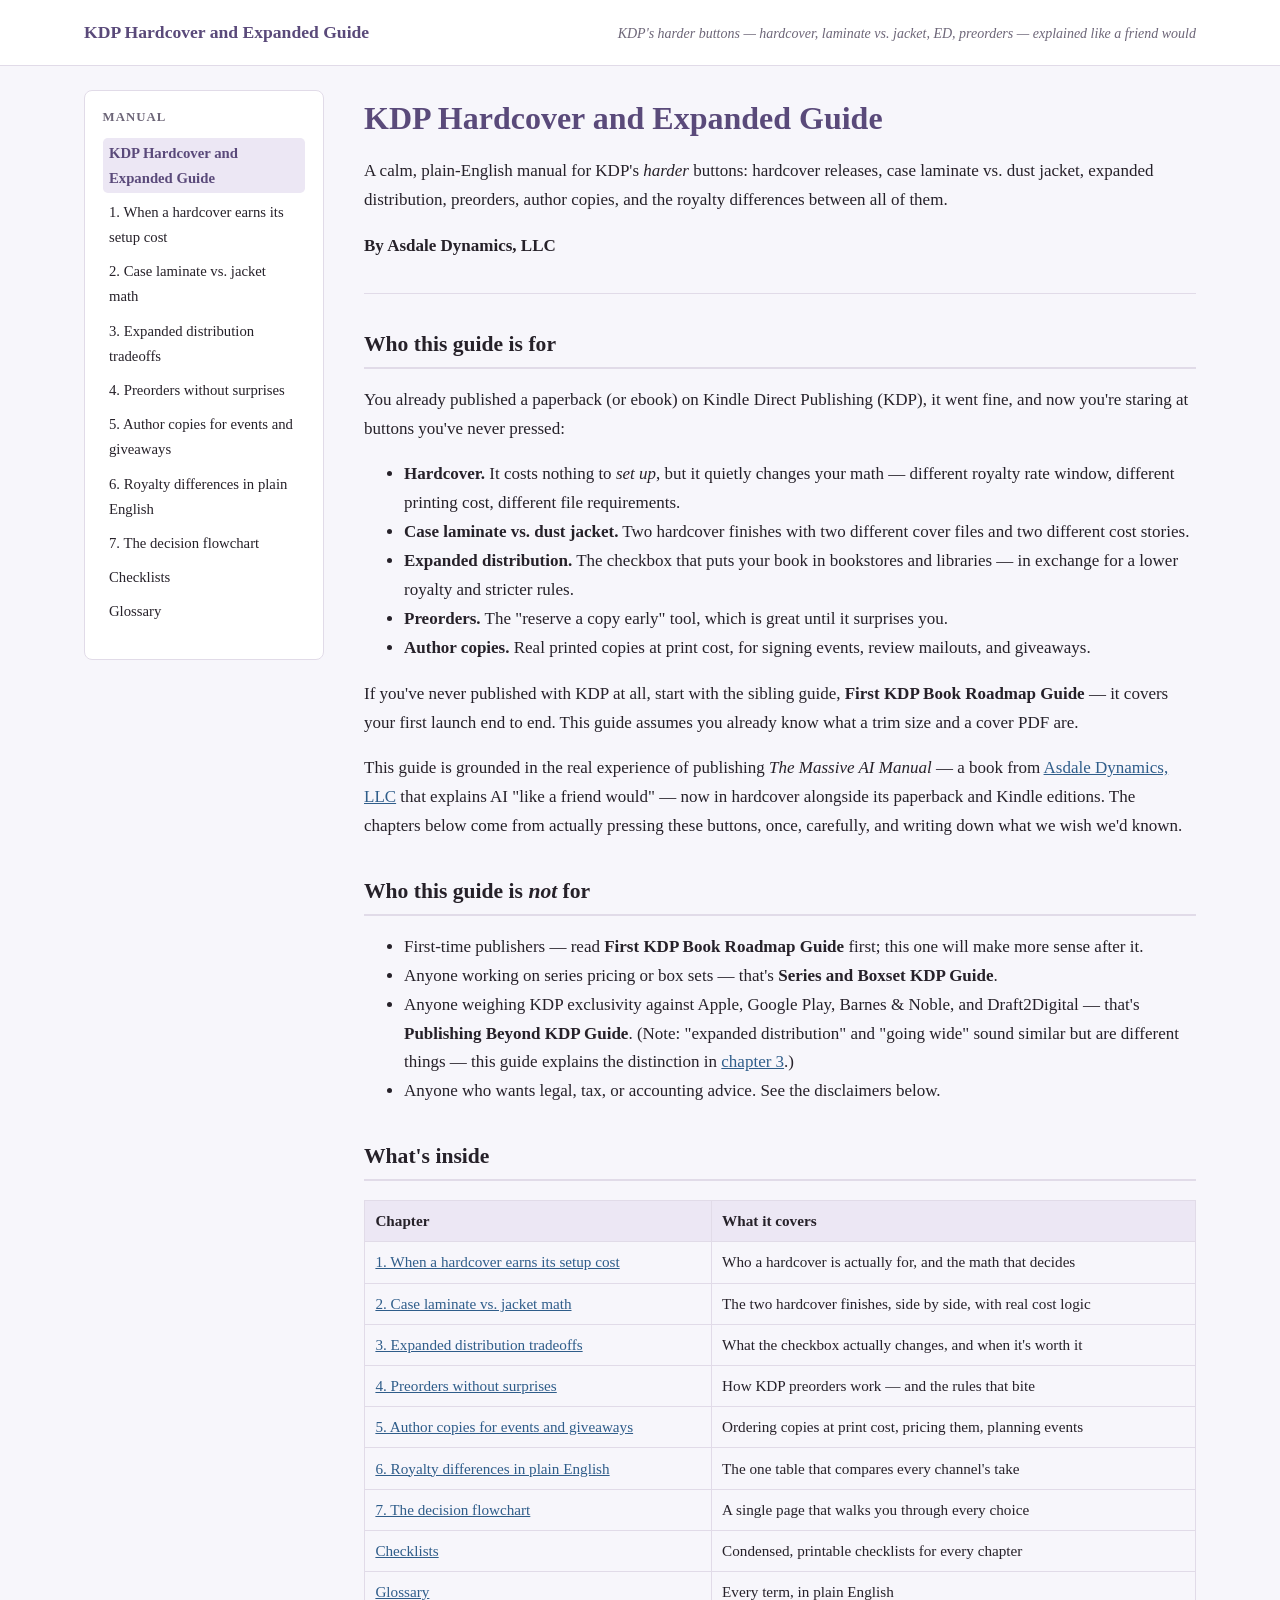
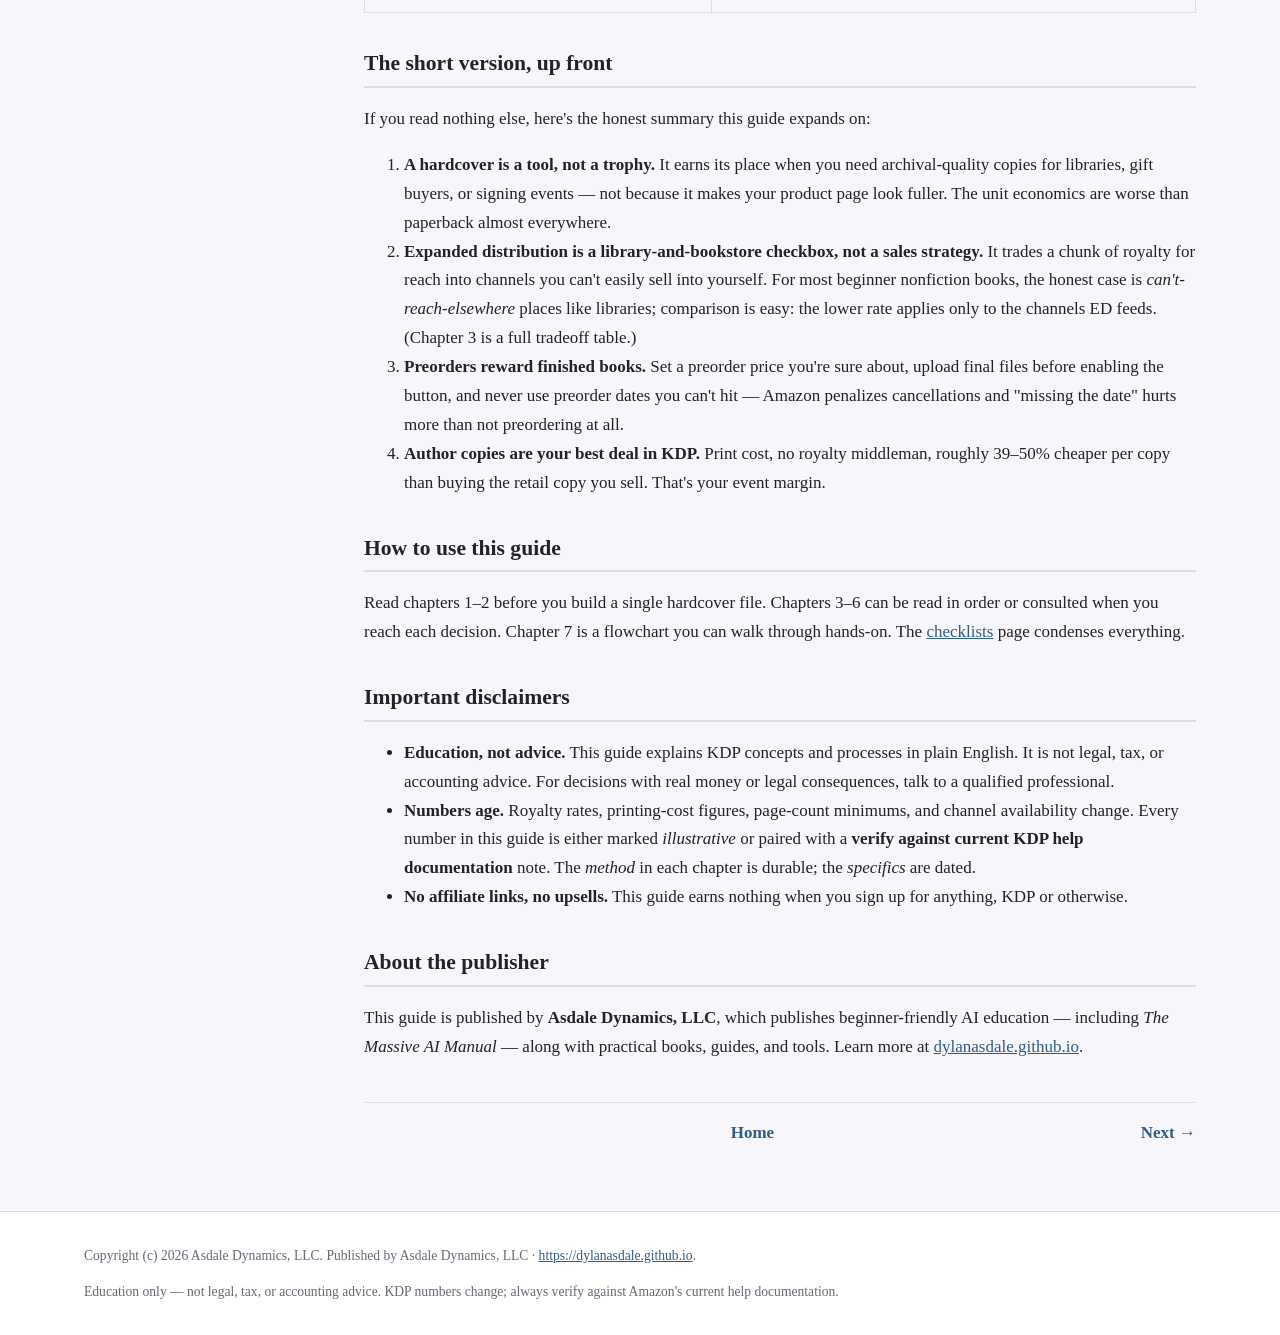
<file: site/index.html>
<!DOCTYPE html>
<html lang="en">
<head>
<meta charset="utf-8">
<meta name="viewport" content="width=device-width, initial-scale=1">
<title>KDP Hardcover and Expanded Guide &middot; KDP Hardcover and Expanded Guide</title>
<meta name="description" content="Beginner-friendly guide to KDP hardcovers, case laminate vs. jacket, expanded distribution, preorders, author copies, and royalty differences. Education only &mdash; not legal, tax, or accounting advice. KDP numbers change; always verify against Amazon's current help documentation.">
<link rel="stylesheet" href="assets/style.css">
</head>
<body>
<header class="site">
  <div class="inner">
    <a class="brand" href="index.html">KDP Hardcover and Expanded Guide</a>
    <span class="tagline">KDP's harder buttons — hardcover, laminate vs. jacket, ED, preorders — explained like a friend would</span>
  </div>
</header>
<div class="layout">
<nav class="sidebar" aria-label="Pages">
<h2>Manual</h2>
<ul>
<li><a href='index.html' aria-current="page">KDP Hardcover and Expanded Guide</a></li>
<li><a href='01-when-a-hardcover-earns-its-setup-cost.html'>1. When a hardcover earns its setup cost</a></li>
<li><a href='02-case-laminate-vs-jacket-math.html'>2. Case laminate vs. jacket math</a></li>
<li><a href='03-expanded-distribution-tradeoffs.html'>3. Expanded distribution tradeoffs</a></li>
<li><a href='04-preorders-without-surprises.html'>4. Preorders without surprises</a></li>
<li><a href='05-author-copies-events-giveaways.html'>5. Author copies for events and giveaways</a></li>
<li><a href='06-royalty-differences-plain-english.html'>6. Royalty differences in plain English</a></li>
<li><a href='07-decision-flowchart.html'>7. The decision flowchart</a></li>
<li><a href='checklists.html'>Checklists</a></li>
<li><a href='glossary.html'>Glossary</a></li>
</ul>
</nav>
<main>
<article>
<h1>KDP Hardcover and Expanded Guide</h1>
<p>A calm, plain-English manual for KDP's <em>harder</em> buttons: hardcover releases, case laminate vs. dust jacket, expanded distribution, preorders, author copies, and the royalty differences between all of them.</p>
<p><strong>By Asdale Dynamics, LLC</strong></p>
<hr />
<h2 id="who-this-guide-is-for">Who this guide is for</h2>
<p>You already published a paperback (or ebook) on Kindle Direct Publishing (KDP), it went fine, and now you're staring at buttons you've never pressed:</p>
<ul>
<li><strong>Hardcover.</strong> It costs nothing to <em>set up</em>, but it quietly changes your math — different royalty rate window, different printing cost, different file requirements.</li>
<li><strong>Case laminate vs. dust jacket.</strong> Two hardcover finishes with two different cover files and two different cost stories.</li>
<li><strong>Expanded distribution.</strong> The checkbox that puts your book in bookstores and libraries — in exchange for a lower royalty and stricter rules.</li>
<li><strong>Preorders.</strong> The "reserve a copy early" tool, which is great until it surprises you.</li>
<li><strong>Author copies.</strong> Real printed copies at print cost, for signing events, review mailouts, and giveaways.</li>
</ul>
<p>If you've never published with KDP at all, start with the sibling guide, <strong>First KDP Book Roadmap Guide</strong> — it covers your first launch end to end. This guide assumes you already know what a trim size and a cover PDF are.</p>
<p>This guide is grounded in the real experience of publishing <em>The Massive AI Manual</em> — a book from <a href="https://dylanasdale.github.io">Asdale Dynamics, LLC</a> that explains AI "like a friend would" — now in hardcover alongside its paperback and Kindle editions. The chapters below come from actually pressing these buttons, once, carefully, and writing down what we wish we'd known.</p>
<h2 id="who-this-guide-is-not-for">Who this guide is <em>not</em> for</h2>
<ul>
<li>First-time publishers — read <strong>First KDP Book Roadmap Guide</strong> first; this one will make more sense after it.</li>
<li>Anyone working on series pricing or box sets — that's <strong>Series and Boxset KDP Guide</strong>.</li>
<li>Anyone weighing KDP exclusivity against Apple, Google Play, Barnes &amp; Noble, and Draft2Digital — that's <strong>Publishing Beyond KDP Guide</strong>. (Note: "expanded distribution" and "going wide" sound similar but are different things — this guide explains the distinction in <a href="03-expanded-distribution-tradeoffs.md">chapter 3</a>.)</li>
<li>Anyone who wants legal, tax, or accounting advice. See the disclaimers below.</li>
</ul>
<h2 id="whats-inside">What's inside</h2>
<table>
<thead>
<tr>
<th>Chapter</th>
<th>What it covers</th>
</tr>
</thead>
<tbody>
<tr>
<td><a href="01-when-a-hardcover-earns-its-setup-cost.md">1. When a hardcover earns its setup cost</a></td>
<td>Who a hardcover is actually for, and the math that decides</td>
</tr>
<tr>
<td><a href="02-case-laminate-vs-jacket-math.md">2. Case laminate vs. jacket math</a></td>
<td>The two hardcover finishes, side by side, with real cost logic</td>
</tr>
<tr>
<td><a href="03-expanded-distribution-tradeoffs.md">3. Expanded distribution tradeoffs</a></td>
<td>What the checkbox actually changes, and when it's worth it</td>
</tr>
<tr>
<td><a href="04-preorders-without-surprises.md">4. Preorders without surprises</a></td>
<td>How KDP preorders work — and the rules that bite</td>
</tr>
<tr>
<td><a href="05-author-copies-events-giveaways.md">5. Author copies for events and giveaways</a></td>
<td>Ordering copies at print cost, pricing them, planning events</td>
</tr>
<tr>
<td><a href="06-royalty-differences-plain-english.md">6. Royalty differences in plain English</a></td>
<td>The one table that compares every channel's take</td>
</tr>
<tr>
<td><a href="07-decision-flowchart.md">7. The decision flowchart</a></td>
<td>A single page that walks you through every choice</td>
</tr>
<tr>
<td><a href="checklists.md">Checklists</a></td>
<td>Condensed, printable checklists for every chapter</td>
</tr>
<tr>
<td><a href="glossary.md">Glossary</a></td>
<td>Every term, in plain English</td>
</tr>
</tbody>
</table>
<h2 id="the-short-version-up-front">The short version, up front</h2>
<p>If you read nothing else, here's the honest summary this guide expands on:</p>
<ol>
<li><strong>A hardcover is a tool, not a trophy.</strong> It earns its place when you need archival-quality copies for libraries, gift buyers, or signing events — not because it makes your product page look fuller. The unit economics are worse than paperback almost everywhere.</li>
<li><strong>Expanded distribution is a library-and-bookstore checkbox, not a sales strategy.</strong> It trades a chunk of royalty for reach into channels you can't easily sell into yourself. For most beginner nonfiction books, the honest case is <em>can't-reach-elsewhere</em> places like libraries; comparison is easy: the lower rate applies only to the channels ED feeds. (Chapter 3 is a full tradeoff table.)</li>
<li><strong>Preorders reward finished books.</strong> Set a preorder price you're sure about, upload final files before enabling the button, and never use preorder dates you can't hit — Amazon penalizes cancellations and "missing the date" hurts more than not preordering at all.</li>
<li><strong>Author copies are your best deal in KDP.</strong> Print cost, no royalty middleman, roughly 39–50% cheaper per copy than buying the retail copy you sell. That's your event margin.</li>
</ol>
<h2 id="how-to-use-this-guide">How to use this guide</h2>
<p>Read chapters 1–2 before you build a single hardcover file. Chapters 3–6 can be read in order or consulted when you reach each decision. Chapter 7 is a flowchart you can walk through hands-on. The <a href="checklists.md">checklists</a> page condenses everything.</p>
<h2 id="important-disclaimers">Important disclaimers</h2>
<ul>
<li><strong>Education, not advice.</strong> This guide explains KDP concepts and processes in plain English. It is not legal, tax, or accounting advice. For decisions with real money or legal consequences, talk to a qualified professional.</li>
<li><strong>Numbers age.</strong> Royalty rates, printing-cost figures, page-count minimums, and channel availability change. Every number in this guide is either marked <em>illustrative</em> or paired with a <strong>verify against current KDP help documentation</strong> note. The <em>method</em> in each chapter is durable; the <em>specifics</em> are dated.</li>
<li><strong>No affiliate links, no upsells.</strong> This guide earns nothing when you sign up for anything, KDP or otherwise.</li>
</ul>
<h2 id="about-the-publisher">About the publisher</h2>
<p>This guide is published by <strong>Asdale Dynamics, LLC</strong>, which publishes beginner-friendly AI education — including <em>The Massive AI Manual</em> — along with practical books, guides, and tools. Learn more at <a href="https://dylanasdale.github.io">dylanasdale.github.io</a>.</p>
<nav class='pager' aria-label='Pager'><span></span><span><a href='index.html'>Home</a></span><span><a href='01-when-a-hardcover-earns-its-setup-cost.html'>Next &rarr;</a></span></nav>
</article>
</main>
</div>
<footer class="site">
  <div class="inner">
    <p>Copyright (c) 2026 Asdale Dynamics, LLC. Published by Asdale Dynamics, LLC &middot; <a href="https://dylanasdale.github.io">https://dylanasdale.github.io</a>.</p>
    <p>Education only &mdash; not legal, tax, or accounting advice. KDP numbers change; always verify against Amazon's current help documentation.</p>
  </div>
</footer>
</body>
</html>
</file>
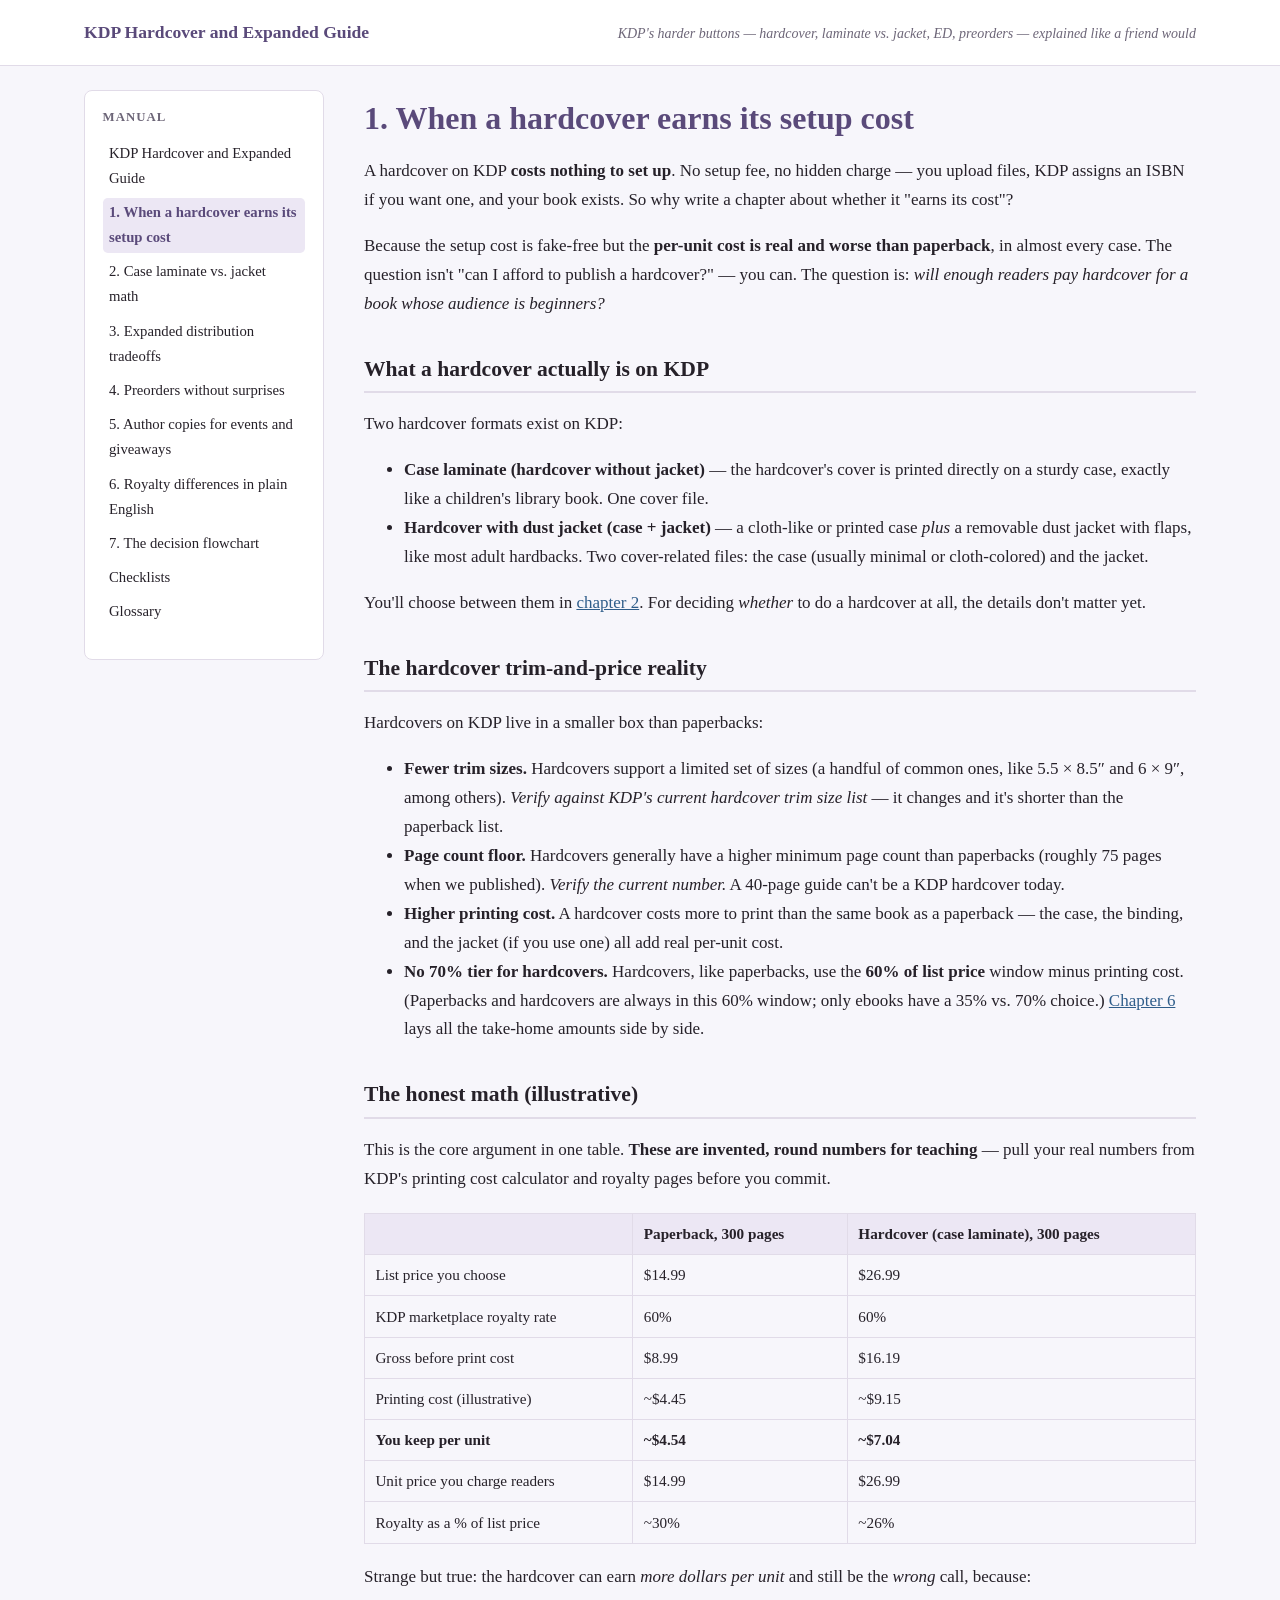
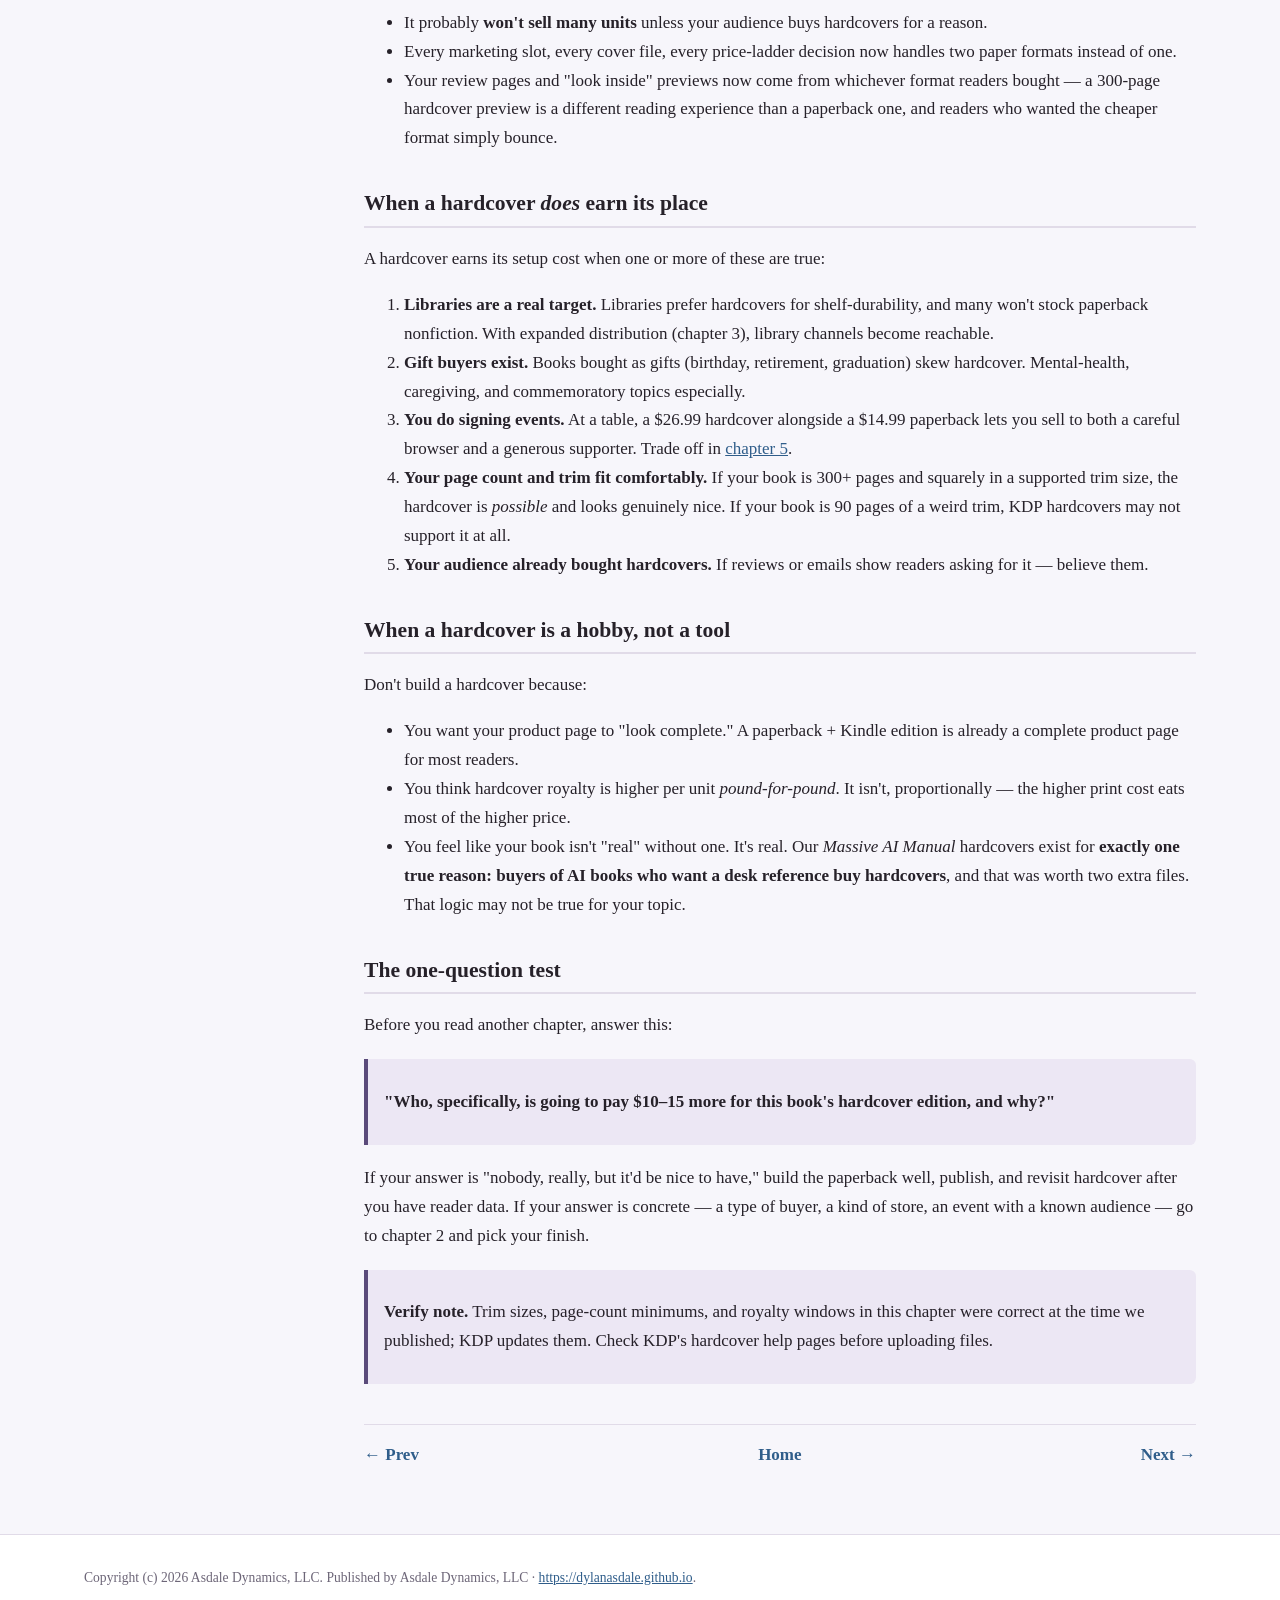
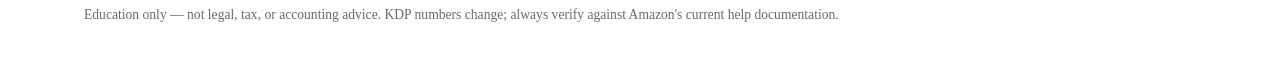
<file: site/01-when-a-hardcover-earns-its-setup-cost.html>
<!DOCTYPE html>
<html lang="en">
<head>
<meta charset="utf-8">
<meta name="viewport" content="width=device-width, initial-scale=1">
<title>1. When a hardcover earns its setup cost &middot; KDP Hardcover and Expanded Guide</title>
<meta name="description" content="Beginner-friendly guide to KDP hardcovers, case laminate vs. jacket, expanded distribution, preorders, author copies, and royalty differences. Education only &mdash; not legal, tax, or accounting advice. KDP numbers change; always verify against Amazon's current help documentation.">
<link rel="stylesheet" href="assets/style.css">
</head>
<body>
<header class="site">
  <div class="inner">
    <a class="brand" href="index.html">KDP Hardcover and Expanded Guide</a>
    <span class="tagline">KDP's harder buttons — hardcover, laminate vs. jacket, ED, preorders — explained like a friend would</span>
  </div>
</header>
<div class="layout">
<nav class="sidebar" aria-label="Pages">
<h2>Manual</h2>
<ul>
<li><a href='index.html'>KDP Hardcover and Expanded Guide</a></li>
<li><a href='01-when-a-hardcover-earns-its-setup-cost.html' aria-current="page">1. When a hardcover earns its setup cost</a></li>
<li><a href='02-case-laminate-vs-jacket-math.html'>2. Case laminate vs. jacket math</a></li>
<li><a href='03-expanded-distribution-tradeoffs.html'>3. Expanded distribution tradeoffs</a></li>
<li><a href='04-preorders-without-surprises.html'>4. Preorders without surprises</a></li>
<li><a href='05-author-copies-events-giveaways.html'>5. Author copies for events and giveaways</a></li>
<li><a href='06-royalty-differences-plain-english.html'>6. Royalty differences in plain English</a></li>
<li><a href='07-decision-flowchart.html'>7. The decision flowchart</a></li>
<li><a href='checklists.html'>Checklists</a></li>
<li><a href='glossary.html'>Glossary</a></li>
</ul>
</nav>
<main>
<article>
<h1>1. When a hardcover earns its setup cost</h1>
<p>A hardcover on KDP <strong>costs nothing to set up</strong>. No setup fee, no hidden charge — you upload files, KDP assigns an ISBN if you want one, and your book exists. So why write a chapter about whether it "earns its cost"?</p>
<p>Because the setup cost is fake-free but the <strong>per-unit cost is real and worse than paperback</strong>, in almost every case. The question isn't "can I afford to publish a hardcover?" — you can. The question is: <em>will enough readers pay hardcover for a book whose audience is beginners?</em></p>
<h2 id="what-a-hardcover-actually-is-on-kdp">What a hardcover actually is on KDP</h2>
<p>Two hardcover formats exist on KDP:</p>
<ul>
<li><strong>Case laminate (hardcover without jacket)</strong> — the hardcover's cover is printed directly on a sturdy case, exactly like a children's library book. One cover file.</li>
<li><strong>Hardcover with dust jacket (case + jacket)</strong> — a cloth-like or printed case <em>plus</em> a removable dust jacket with flaps, like most adult hardbacks. Two cover-related files: the case (usually minimal or cloth-colored) and the jacket.</li>
</ul>
<p>You'll choose between them in <a href="02-case-laminate-vs-jacket-math.md">chapter 2</a>. For deciding <em>whether</em> to do a hardcover at all, the details don't matter yet.</p>
<h2 id="the-hardcover-trim-and-price-reality">The hardcover trim-and-price reality</h2>
<p>Hardcovers on KDP live in a smaller box than paperbacks:</p>
<ul>
<li><strong>Fewer trim sizes.</strong> Hardcovers support a limited set of sizes (a handful of common ones, like 5.5 × 8.5″ and 6 × 9″, among others). <em>Verify against KDP's current hardcover trim size list</em> — it changes and it's shorter than the paperback list.</li>
<li><strong>Page count floor.</strong> Hardcovers generally have a higher minimum page count than paperbacks (roughly 75 pages when we published). <em>Verify the current number.</em> A 40-page guide can't be a KDP hardcover today.</li>
<li><strong>Higher printing cost.</strong> A hardcover costs more to print than the same book as a paperback — the case, the binding, and the jacket (if you use one) all add real per-unit cost.</li>
<li><strong>No 70% tier for hardcovers.</strong> Hardcovers, like paperbacks, use the <strong>60% of list price</strong> window minus printing cost. (Paperbacks and hardcovers are always in this 60% window; only ebooks have a 35% vs. 70% choice.) <a href="06-royalty-differences-plain-english.md">Chapter 6</a> lays all the take-home amounts side by side.</li>
</ul>
<h2 id="the-honest-math-illustrative">The honest math (illustrative)</h2>
<p>This is the core argument in one table. <strong>These are invented, round numbers for teaching</strong> — pull your real numbers from KDP's printing cost calculator and royalty pages before you commit.</p>
<table>
<thead>
<tr>
<th></th>
<th>Paperback, 300 pages</th>
<th>Hardcover (case laminate), 300 pages</th>
</tr>
</thead>
<tbody>
<tr>
<td>List price you choose</td>
<td>$14.99</td>
<td>$26.99</td>
</tr>
<tr>
<td>KDP marketplace royalty rate</td>
<td>60%</td>
<td>60%</td>
</tr>
<tr>
<td>Gross before print cost</td>
<td>$8.99</td>
<td>$16.19</td>
</tr>
<tr>
<td>Printing cost (illustrative)</td>
<td>~$4.45</td>
<td>~$9.15</td>
</tr>
<tr>
<td><strong>You keep per unit</strong></td>
<td><strong>~$4.54</strong></td>
<td><strong>~$7.04</strong></td>
</tr>
<tr>
<td>Unit price you charge readers</td>
<td>$14.99</td>
<td>$26.99</td>
</tr>
<tr>
<td>Royalty as a % of list price</td>
<td>~30%</td>
<td>~26%</td>
</tr>
</tbody>
</table>
<p>Strange but true: the hardcover can earn <em>more dollars per unit</em> and still be the <em>wrong</em> call, because:</p>
<ul>
<li>It probably <strong>won't sell many units</strong> unless your audience buys hardcovers for a reason.</li>
<li>Every marketing slot, every cover file, every price-ladder decision now handles two paper formats instead of one.</li>
<li>Your review pages and "look inside" previews now come from whichever format readers bought — a 300-page hardcover preview is a different reading experience than a paperback one, and readers who wanted the cheaper format simply bounce.</li>
</ul>
<h2 id="when-a-hardcover-does-earn-its-place">When a hardcover <em>does</em> earn its place</h2>
<p>A hardcover earns its setup cost when one or more of these are true:</p>
<ol>
<li><strong>Libraries are a real target.</strong> Libraries prefer hardcovers for shelf-durability, and many won't stock paperback nonfiction. With expanded distribution (chapter 3), library channels become reachable.</li>
<li><strong>Gift buyers exist.</strong> Books bought as gifts (birthday, retirement, graduation) skew hardcover. Mental-health, caregiving, and commemoratory topics especially.</li>
<li><strong>You do signing events.</strong> At a table, a $26.99 hardcover alongside a $14.99 paperback lets you sell to both a careful browser and a generous supporter. Trade off in <a href="05-author-copies-events-giveaways.md">chapter 5</a>.</li>
<li><strong>Your page count and trim fit comfortably.</strong> If your book is 300+ pages and squarely in a supported trim size, the hardcover is <em>possible</em> and looks genuinely nice. If your book is 90 pages of a weird trim, KDP hardcovers may not support it at all.</li>
<li><strong>Your audience already bought hardcovers.</strong> If reviews or emails show readers asking for it — believe them.</li>
</ol>
<h2 id="when-a-hardcover-is-a-hobby-not-a-tool">When a hardcover is a hobby, not a tool</h2>
<p>Don't build a hardcover because:</p>
<ul>
<li>You want your product page to "look complete." A paperback + Kindle edition is already a complete product page for most readers.</li>
<li>You think hardcover royalty is higher per unit <em>pound-for-pound</em>. It isn't, proportionally — the higher print cost eats most of the higher price.</li>
<li>You feel like your book isn't "real" without one. It's real. Our <em>Massive AI Manual</em> hardcovers exist for <strong>exactly one true reason: buyers of AI books who want a desk reference buy hardcovers</strong>, and that was worth two extra files. That logic may not be true for your topic.</li>
</ul>
<h2 id="the-one-question-test">The one-question test</h2>
<p>Before you read another chapter, answer this:</p>
<blockquote>
<p><strong>"Who, specifically, is going to pay $10–15 more for this book's hardcover edition, and why?"</strong></p>
</blockquote>
<p>If your answer is "nobody, really, but it'd be nice to have," build the paperback well, publish, and revisit hardcover after you have reader data. If your answer is concrete — a type of buyer, a kind of store, an event with a known audience — go to chapter 2 and pick your finish.</p>
<blockquote>
<p><strong>Verify note.</strong> Trim sizes, page-count minimums, and royalty windows in this chapter were correct at the time we published; KDP updates them. Check KDP's hardcover help pages before uploading files.</p>
</blockquote>
<nav class='pager' aria-label='Pager'><span><a href='index.html'>&larr; Prev</a></span><span><a href='index.html'>Home</a></span><span><a href='02-case-laminate-vs-jacket-math.html'>Next &rarr;</a></span></nav>
</article>
</main>
</div>
<footer class="site">
  <div class="inner">
    <p>Copyright (c) 2026 Asdale Dynamics, LLC. Published by Asdale Dynamics, LLC &middot; <a href="https://dylanasdale.github.io">https://dylanasdale.github.io</a>.</p>
    <p>Education only &mdash; not legal, tax, or accounting advice. KDP numbers change; always verify against Amazon's current help documentation.</p>
  </div>
</footer>
</body>
</html>
</file>
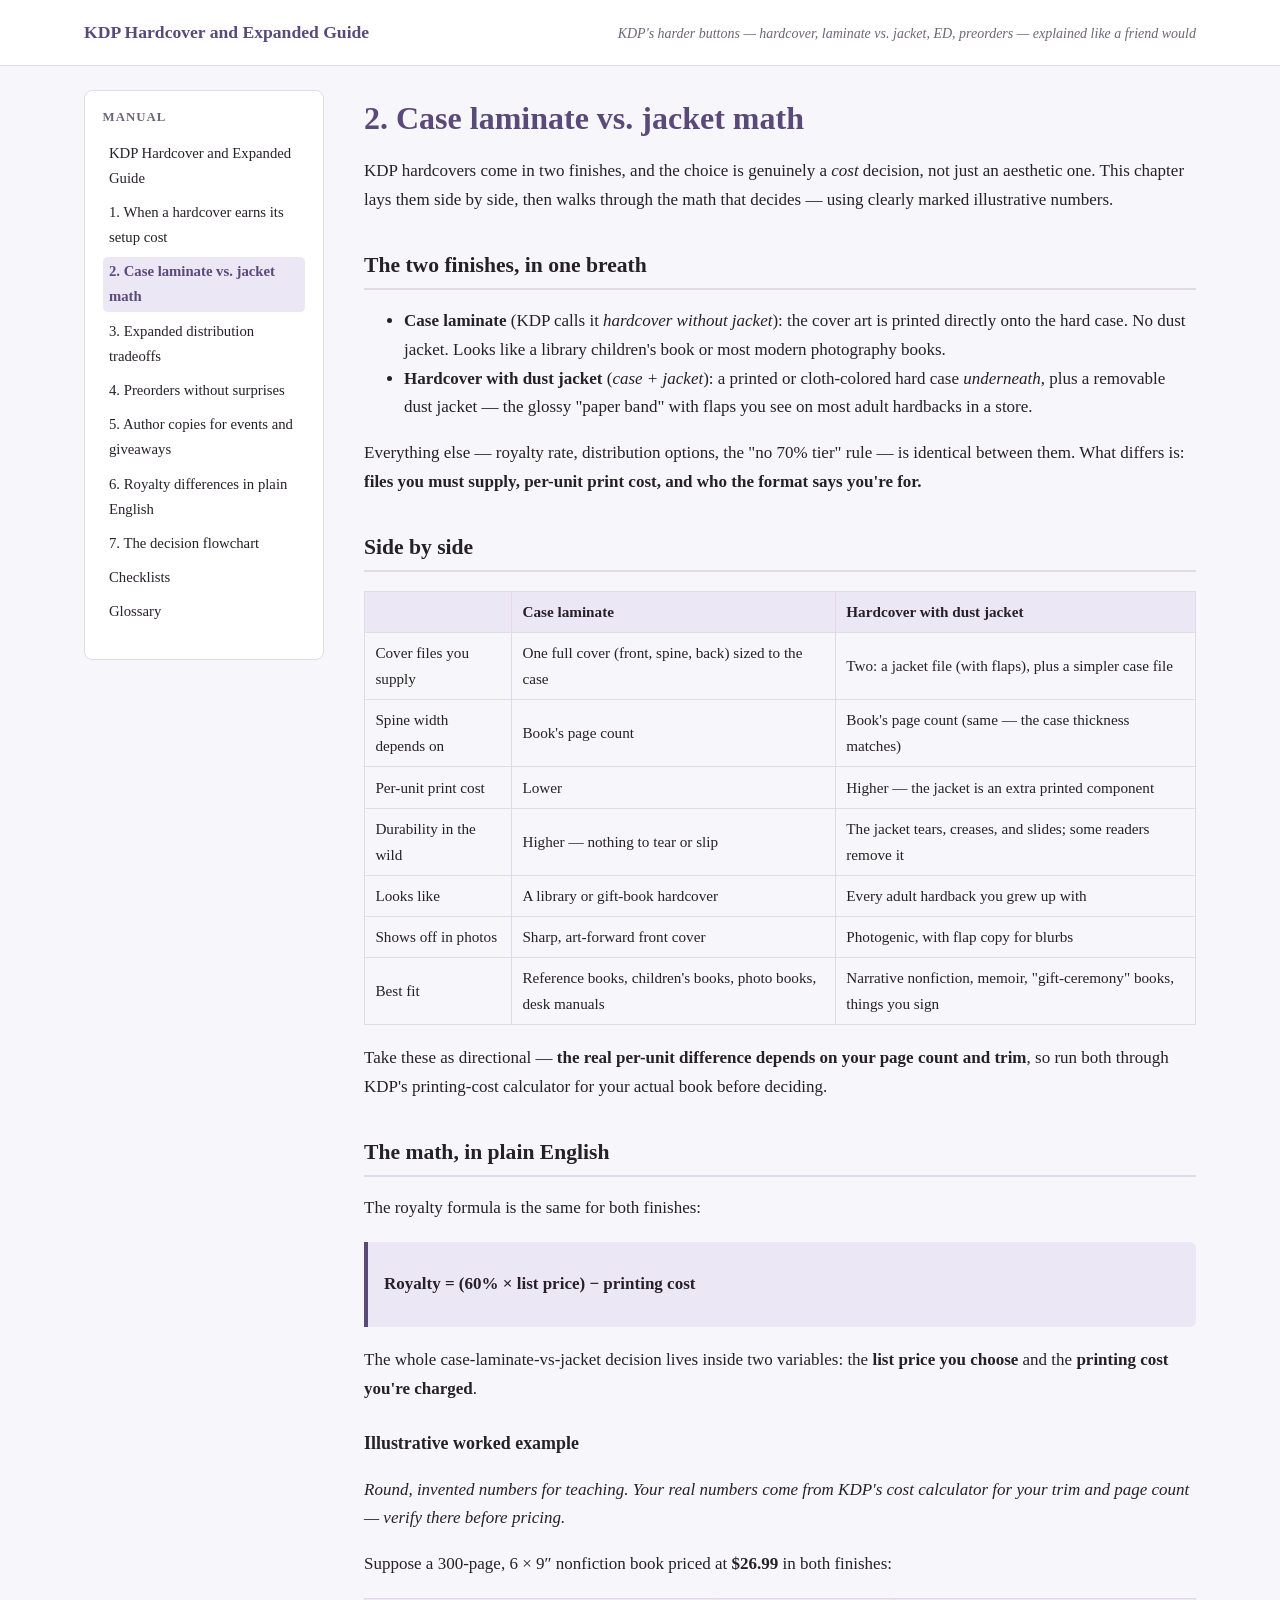
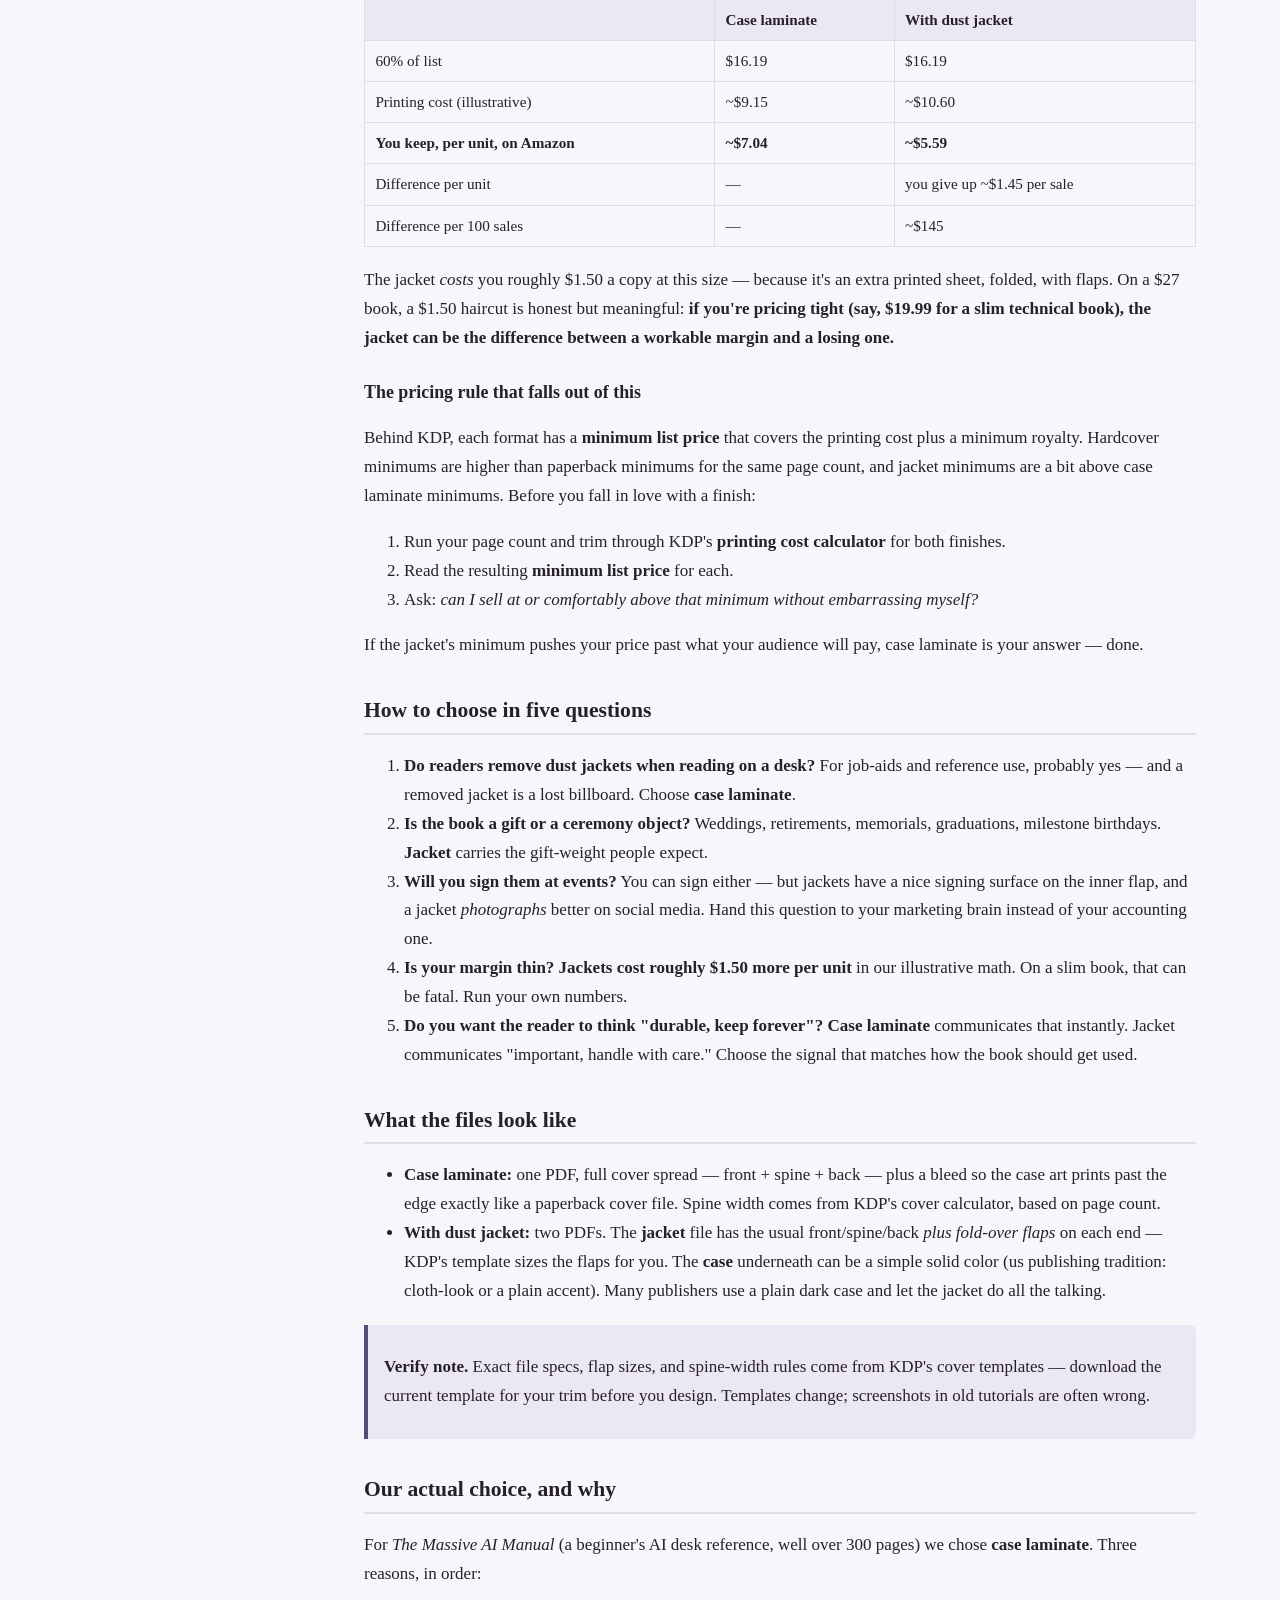
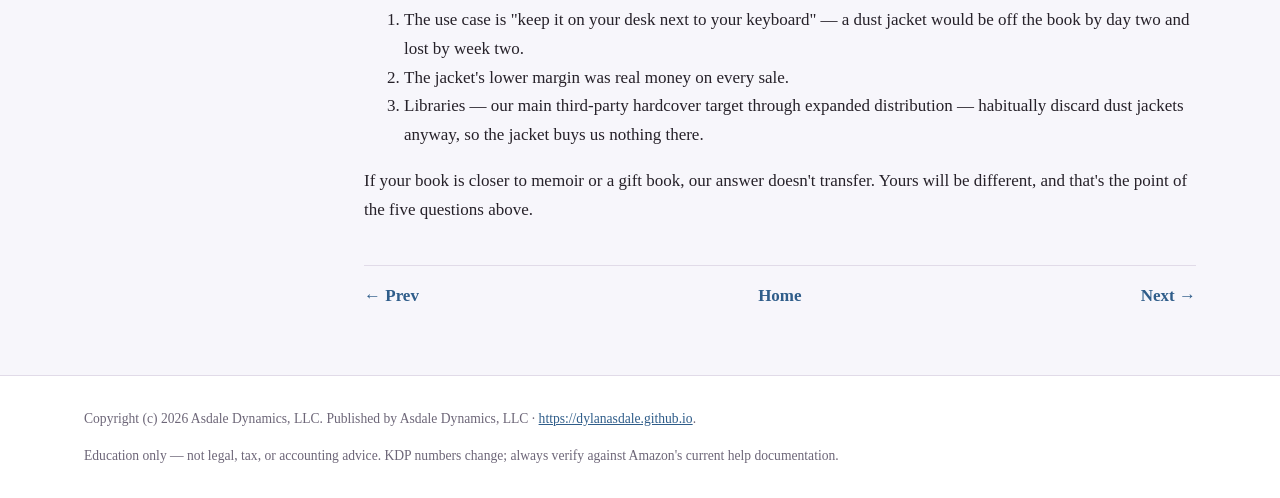
<file: site/02-case-laminate-vs-jacket-math.html>
<!DOCTYPE html>
<html lang="en">
<head>
<meta charset="utf-8">
<meta name="viewport" content="width=device-width, initial-scale=1">
<title>2. Case laminate vs. jacket math &middot; KDP Hardcover and Expanded Guide</title>
<meta name="description" content="Beginner-friendly guide to KDP hardcovers, case laminate vs. jacket, expanded distribution, preorders, author copies, and royalty differences. Education only &mdash; not legal, tax, or accounting advice. KDP numbers change; always verify against Amazon's current help documentation.">
<link rel="stylesheet" href="assets/style.css">
</head>
<body>
<header class="site">
  <div class="inner">
    <a class="brand" href="index.html">KDP Hardcover and Expanded Guide</a>
    <span class="tagline">KDP's harder buttons — hardcover, laminate vs. jacket, ED, preorders — explained like a friend would</span>
  </div>
</header>
<div class="layout">
<nav class="sidebar" aria-label="Pages">
<h2>Manual</h2>
<ul>
<li><a href='index.html'>KDP Hardcover and Expanded Guide</a></li>
<li><a href='01-when-a-hardcover-earns-its-setup-cost.html'>1. When a hardcover earns its setup cost</a></li>
<li><a href='02-case-laminate-vs-jacket-math.html' aria-current="page">2. Case laminate vs. jacket math</a></li>
<li><a href='03-expanded-distribution-tradeoffs.html'>3. Expanded distribution tradeoffs</a></li>
<li><a href='04-preorders-without-surprises.html'>4. Preorders without surprises</a></li>
<li><a href='05-author-copies-events-giveaways.html'>5. Author copies for events and giveaways</a></li>
<li><a href='06-royalty-differences-plain-english.html'>6. Royalty differences in plain English</a></li>
<li><a href='07-decision-flowchart.html'>7. The decision flowchart</a></li>
<li><a href='checklists.html'>Checklists</a></li>
<li><a href='glossary.html'>Glossary</a></li>
</ul>
</nav>
<main>
<article>
<h1>2. Case laminate vs. jacket math</h1>
<p>KDP hardcovers come in two finishes, and the choice is genuinely a <em>cost</em> decision, not just an aesthetic one. This chapter lays them side by side, then walks through the math that decides — using clearly marked illustrative numbers.</p>
<h2 id="the-two-finishes-in-one-breath">The two finishes, in one breath</h2>
<ul>
<li><strong>Case laminate</strong> (KDP calls it <em>hardcover without jacket</em>): the cover art is printed directly onto the hard case. No dust jacket. Looks like a library children's book or most modern photography books.</li>
<li><strong>Hardcover with dust jacket</strong> (<em>case + jacket</em>): a printed or cloth-colored hard case <em>underneath</em>, plus a removable dust jacket — the glossy "paper band" with flaps you see on most adult hardbacks in a store.</li>
</ul>
<p>Everything else — royalty rate, distribution options, the "no 70% tier" rule — is identical between them. What differs is: <strong>files you must supply, per-unit print cost, and who the format says you're for.</strong></p>
<h2 id="side-by-side">Side by side</h2>
<table>
<thead>
<tr>
<th></th>
<th>Case laminate</th>
<th>Hardcover with dust jacket</th>
</tr>
</thead>
<tbody>
<tr>
<td>Cover files you supply</td>
<td>One full cover (front, spine, back) sized to the case</td>
<td>Two: a jacket file (with flaps), plus a simpler case file</td>
</tr>
<tr>
<td>Spine width depends on</td>
<td>Book's page count</td>
<td>Book's page count (same — the case thickness matches)</td>
</tr>
<tr>
<td>Per-unit print cost</td>
<td>Lower</td>
<td>Higher — the jacket is an extra printed component</td>
</tr>
<tr>
<td>Durability in the wild</td>
<td>Higher — nothing to tear or slip</td>
<td>The jacket tears, creases, and slides; some readers remove it</td>
</tr>
<tr>
<td>Looks like</td>
<td>A library or gift-book hardcover</td>
<td>Every adult hardback you grew up with</td>
</tr>
<tr>
<td>Shows off in photos</td>
<td>Sharp, art-forward front cover</td>
<td>Photogenic, with flap copy for blurbs</td>
</tr>
<tr>
<td>Best fit</td>
<td>Reference books, children's books, photo books, desk manuals</td>
<td>Narrative nonfiction, memoir, "gift-ceremony" books, things you sign</td>
</tr>
</tbody>
</table>
<p>Take these as directional — <strong>the real per-unit difference depends on your page count and trim</strong>, so run both through KDP's printing-cost calculator for your actual book before deciding.</p>
<h2 id="the-math-in-plain-english">The math, in plain English</h2>
<p>The royalty formula is the same for both finishes:</p>
<blockquote>
<p><strong>Royalty = (60% × list price) − printing cost</strong></p>
</blockquote>
<p>The whole case-laminate-vs-jacket decision lives inside two variables: the <strong>list price you choose</strong> and the <strong>printing cost you're charged</strong>.</p>
<h3 id="illustrative-worked-example">Illustrative worked example</h3>
<p><em>Round, invented numbers for teaching. Your real numbers come from KDP's cost calculator for your trim and page count — verify there before pricing.</em></p>
<p>Suppose a 300-page, 6 × 9″ nonfiction book priced at <strong>$26.99</strong> in both finishes:</p>
<table>
<thead>
<tr>
<th></th>
<th>Case laminate</th>
<th>With dust jacket</th>
</tr>
</thead>
<tbody>
<tr>
<td>60% of list</td>
<td>$16.19</td>
<td>$16.19</td>
</tr>
<tr>
<td>Printing cost (illustrative)</td>
<td>~$9.15</td>
<td>~$10.60</td>
</tr>
<tr>
<td><strong>You keep, per unit, on Amazon</strong></td>
<td><strong>~$7.04</strong></td>
<td><strong>~$5.59</strong></td>
</tr>
<tr>
<td>Difference per unit</td>
<td>—</td>
<td>you give up ~$1.45 per sale</td>
</tr>
<tr>
<td>Difference per 100 sales</td>
<td>—</td>
<td>~$145</td>
</tr>
</tbody>
</table>
<p>The jacket <em>costs</em> you roughly $1.50 a copy at this size — because it's an extra printed sheet, folded, with flaps. On a $27 book, a $1.50 haircut is honest but meaningful: <strong>if you're pricing tight (say, $19.99 for a slim technical book), the jacket can be the difference between a workable margin and a losing one.</strong></p>
<h3 id="the-pricing-rule-that-falls-out-of-this">The pricing rule that falls out of this</h3>
<p>Behind KDP, each format has a <strong>minimum list price</strong> that covers the printing cost plus a minimum royalty. Hardcover minimums are higher than paperback minimums for the same page count, and jacket minimums are a bit above case laminate minimums. Before you fall in love with a finish:</p>
<ol>
<li>Run your page count and trim through KDP's <strong>printing cost calculator</strong> for both finishes.</li>
<li>Read the resulting <strong>minimum list price</strong> for each.</li>
<li>Ask: <em>can I sell at or comfortably above that minimum without embarrassing myself?</em></li>
</ol>
<p>If the jacket's minimum pushes your price past what your audience will pay, case laminate is your answer — done.</p>
<h2 id="how-to-choose-in-five-questions">How to choose in five questions</h2>
<ol>
<li><strong>Do readers remove dust jackets when reading on a desk?</strong> For job-aids and reference use, probably yes — and a removed jacket is a lost billboard. Choose <strong>case laminate</strong>.</li>
<li><strong>Is the book a gift or a ceremony object?</strong> Weddings, retirements, memorials, graduations, milestone birthdays. <strong>Jacket</strong> carries the gift-weight people expect.</li>
<li><strong>Will you sign them at events?</strong> You can sign either — but jackets have a nice signing surface on the inner flap, and a jacket <em>photographs</em> better on social media. Hand this question to your marketing brain instead of your accounting one.</li>
<li><strong>Is your margin thin?</strong> <strong>Jackets cost roughly $1.50 more per unit</strong> in our illustrative math. On a slim book, that can be fatal. Run your own numbers.</li>
<li><strong>Do you want the reader to think "durable, keep forever"?</strong> <strong>Case laminate</strong> communicates that instantly. Jacket communicates "important, handle with care." Choose the signal that matches how the book should get used.</li>
</ol>
<h2 id="what-the-files-look-like">What the files look like</h2>
<ul>
<li><strong>Case laminate:</strong> one PDF, full cover spread — front + spine + back — plus a bleed so the case art prints past the edge exactly like a paperback cover file. Spine width comes from KDP's cover calculator, based on page count.</li>
<li><strong>With dust jacket:</strong> two PDFs. The <strong>jacket</strong> file has the usual front/spine/back <em>plus fold-over flaps</em> on each end — KDP's template sizes the flaps for you. The <strong>case</strong> underneath can be a simple solid color (us publishing tradition: cloth-look or a plain accent). Many publishers use a plain dark case and let the jacket do all the talking.</li>
</ul>
<blockquote>
<p><strong>Verify note.</strong> Exact file specs, flap sizes, and spine-width rules come from KDP's cover templates — download the current template for your trim before you design. Templates change; screenshots in old tutorials are often wrong.</p>
</blockquote>
<h2 id="our-actual-choice-and-why">Our actual choice, and why</h2>
<p>For <em>The Massive AI Manual</em> (a beginner's AI desk reference, well over 300 pages) we chose <strong>case laminate</strong>. Three reasons, in order:</p>
<ol>
<li>The use case is "keep it on your desk next to your keyboard" — a dust jacket would be off the book by day two and lost by week two.</li>
<li>The jacket's lower margin was real money on every sale.</li>
<li>Libraries — our main third-party hardcover target through expanded distribution — habitually discard dust jackets anyway, so the jacket buys us nothing there.</li>
</ol>
<p>If your book is closer to memoir or a gift book, our answer doesn't transfer. Yours will be different, and that's the point of the five questions above.</p>
<nav class='pager' aria-label='Pager'><span><a href='01-when-a-hardcover-earns-its-setup-cost.html'>&larr; Prev</a></span><span><a href='index.html'>Home</a></span><span><a href='03-expanded-distribution-tradeoffs.html'>Next &rarr;</a></span></nav>
</article>
</main>
</div>
<footer class="site">
  <div class="inner">
    <p>Copyright (c) 2026 Asdale Dynamics, LLC. Published by Asdale Dynamics, LLC &middot; <a href="https://dylanasdale.github.io">https://dylanasdale.github.io</a>.</p>
    <p>Education only &mdash; not legal, tax, or accounting advice. KDP numbers change; always verify against Amazon's current help documentation.</p>
  </div>
</footer>
</body>
</html>
</file>
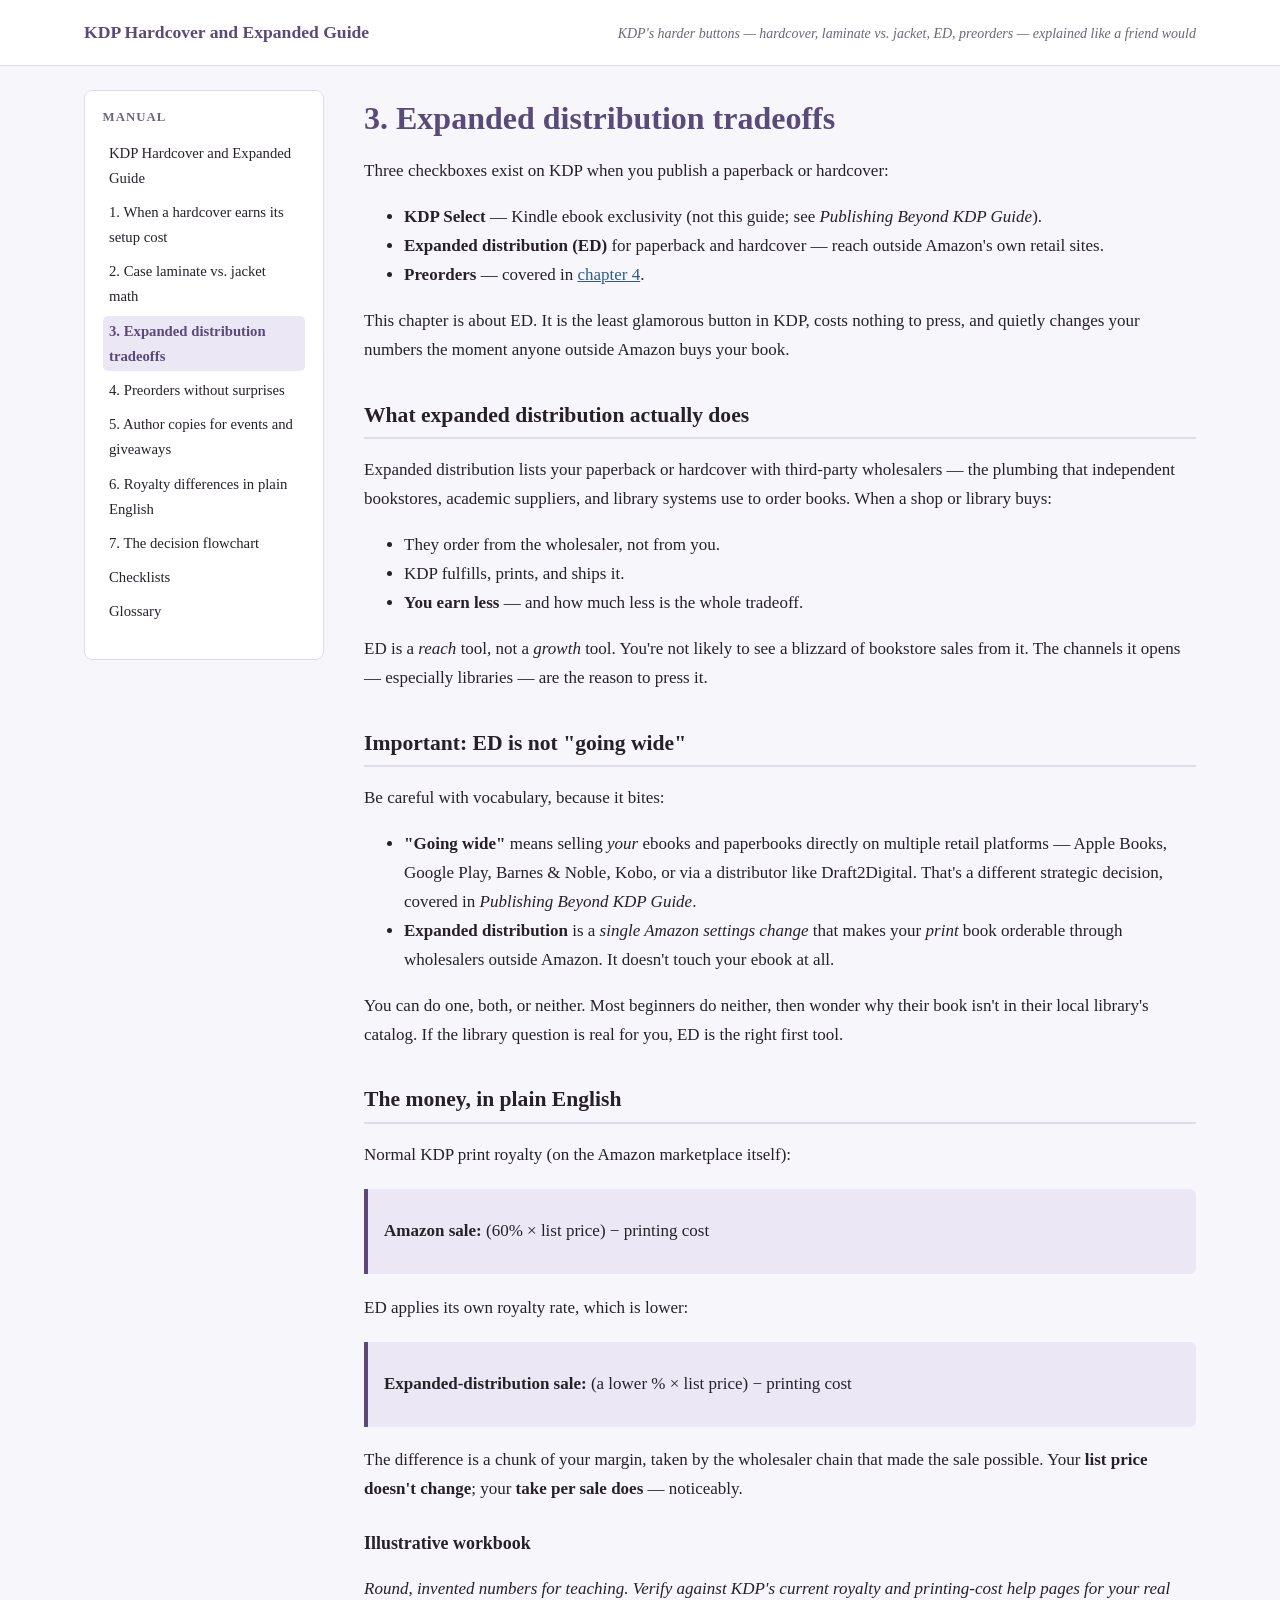
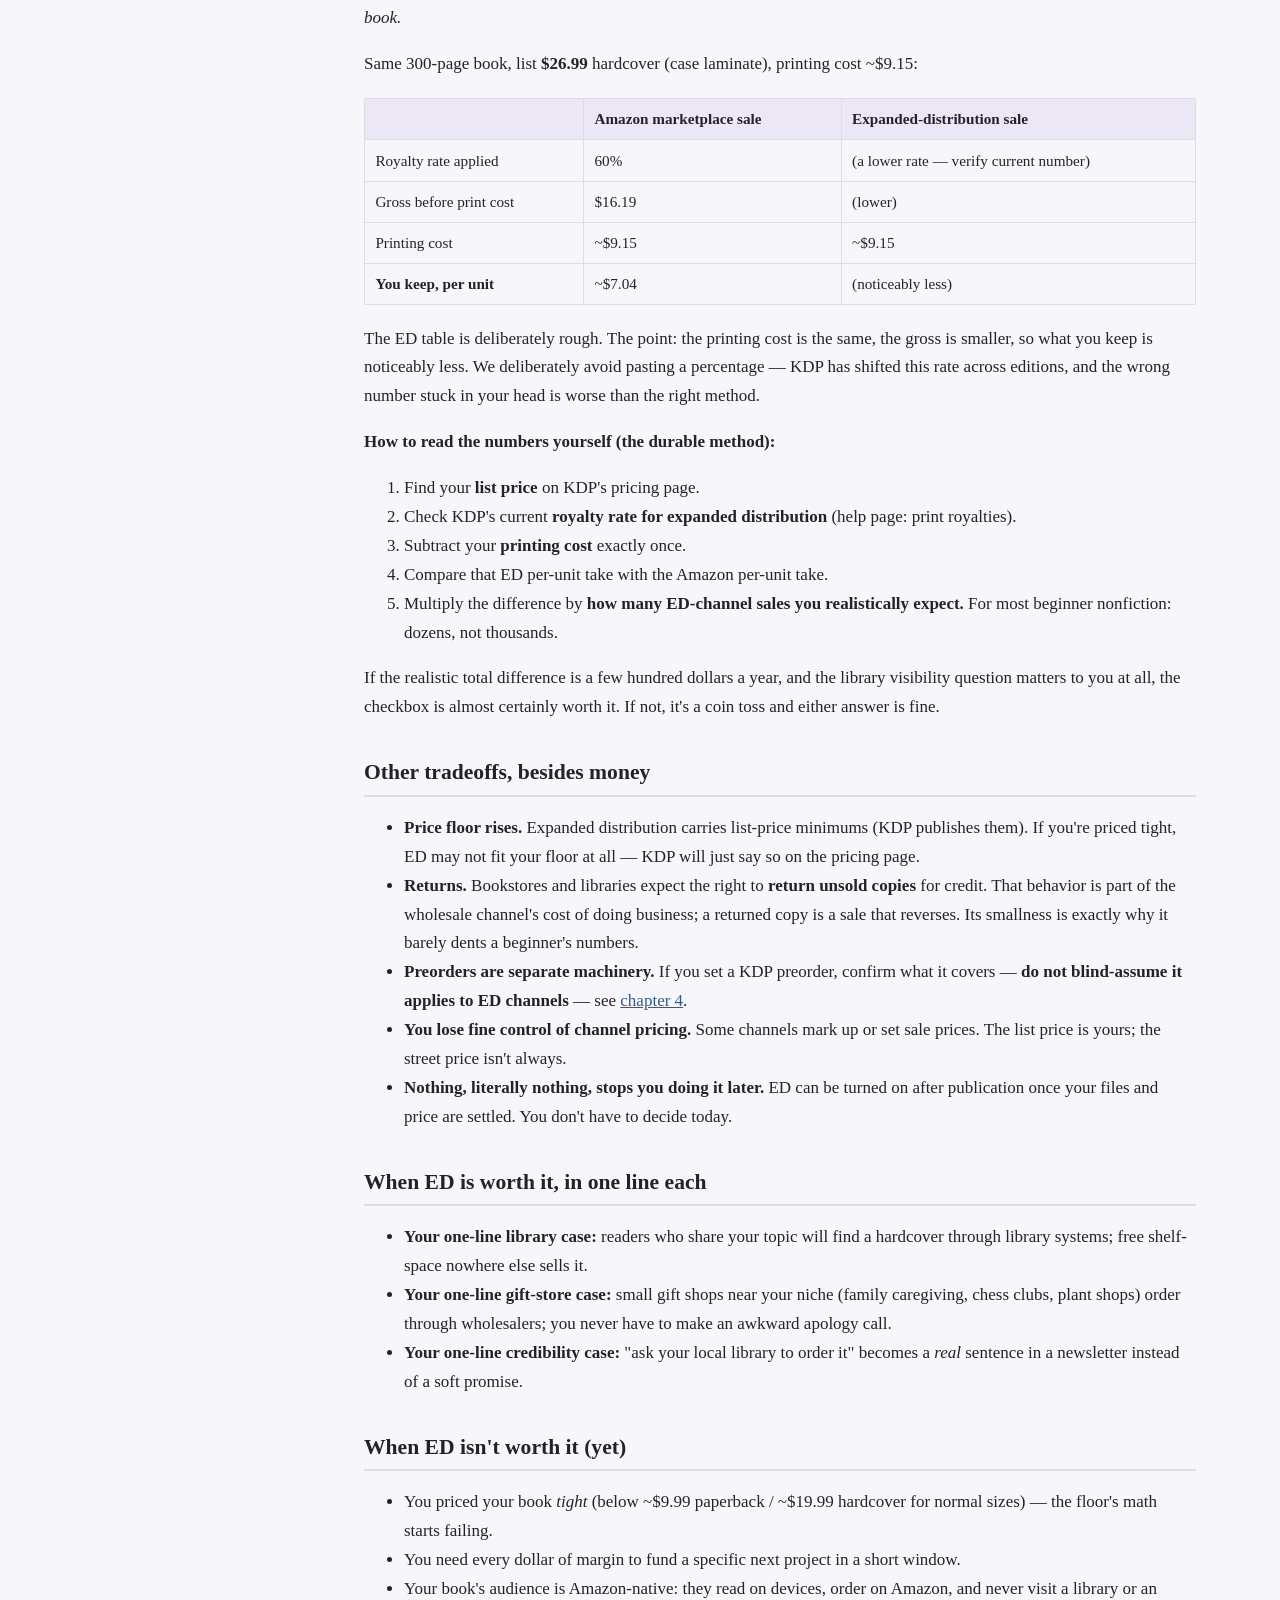
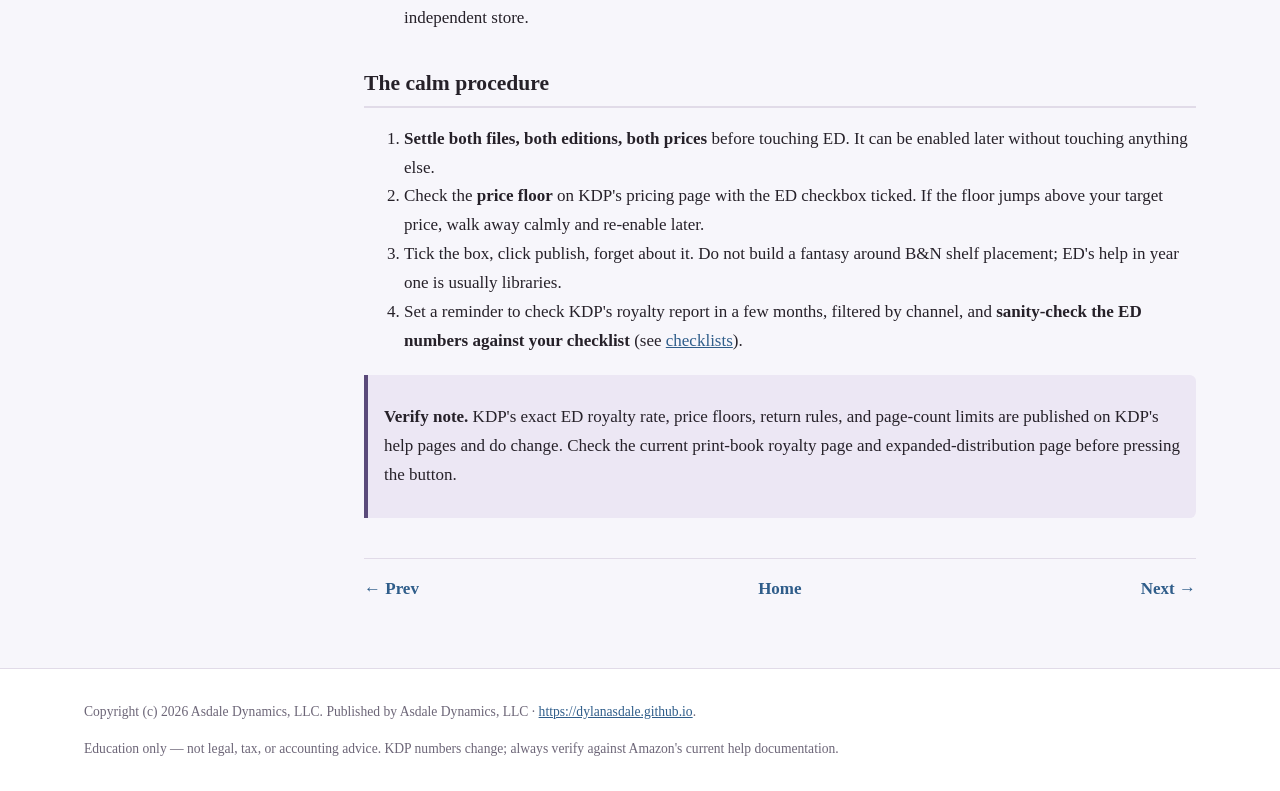
<file: site/03-expanded-distribution-tradeoffs.html>
<!DOCTYPE html>
<html lang="en">
<head>
<meta charset="utf-8">
<meta name="viewport" content="width=device-width, initial-scale=1">
<title>3. Expanded distribution tradeoffs &middot; KDP Hardcover and Expanded Guide</title>
<meta name="description" content="Beginner-friendly guide to KDP hardcovers, case laminate vs. jacket, expanded distribution, preorders, author copies, and royalty differences. Education only &mdash; not legal, tax, or accounting advice. KDP numbers change; always verify against Amazon's current help documentation.">
<link rel="stylesheet" href="assets/style.css">
</head>
<body>
<header class="site">
  <div class="inner">
    <a class="brand" href="index.html">KDP Hardcover and Expanded Guide</a>
    <span class="tagline">KDP's harder buttons — hardcover, laminate vs. jacket, ED, preorders — explained like a friend would</span>
  </div>
</header>
<div class="layout">
<nav class="sidebar" aria-label="Pages">
<h2>Manual</h2>
<ul>
<li><a href='index.html'>KDP Hardcover and Expanded Guide</a></li>
<li><a href='01-when-a-hardcover-earns-its-setup-cost.html'>1. When a hardcover earns its setup cost</a></li>
<li><a href='02-case-laminate-vs-jacket-math.html'>2. Case laminate vs. jacket math</a></li>
<li><a href='03-expanded-distribution-tradeoffs.html' aria-current="page">3. Expanded distribution tradeoffs</a></li>
<li><a href='04-preorders-without-surprises.html'>4. Preorders without surprises</a></li>
<li><a href='05-author-copies-events-giveaways.html'>5. Author copies for events and giveaways</a></li>
<li><a href='06-royalty-differences-plain-english.html'>6. Royalty differences in plain English</a></li>
<li><a href='07-decision-flowchart.html'>7. The decision flowchart</a></li>
<li><a href='checklists.html'>Checklists</a></li>
<li><a href='glossary.html'>Glossary</a></li>
</ul>
</nav>
<main>
<article>
<h1>3. Expanded distribution tradeoffs</h1>
<p>Three checkboxes exist on KDP when you publish a paperback or hardcover:</p>
<ul>
<li><strong>KDP Select</strong> — Kindle ebook exclusivity (not this guide; see <em>Publishing Beyond KDP Guide</em>).</li>
<li><strong>Expanded distribution (ED)</strong> for paperback and hardcover — reach outside Amazon's own retail sites.</li>
<li><strong>Preorders</strong> — covered in <a href="04-preorders-without-surprises.md">chapter 4</a>.</li>
</ul>
<p>This chapter is about ED. It is the least glamorous button in KDP, costs nothing to press, and quietly changes your numbers the moment anyone outside Amazon buys your book.</p>
<h2 id="what-expanded-distribution-actually-does">What expanded distribution actually does</h2>
<p>Expanded distribution lists your paperback or hardcover with third-party wholesalers — the plumbing that independent bookstores, academic suppliers, and library systems use to order books. When a shop or library buys:</p>
<ul>
<li>They order from the wholesaler, not from you.</li>
<li>KDP fulfills, prints, and ships it.</li>
<li><strong>You earn less</strong> — and how much less is the whole tradeoff.</li>
</ul>
<p>ED is a <em>reach</em> tool, not a <em>growth</em> tool. You're not likely to see a blizzard of bookstore sales from it. The channels it opens — especially libraries — are the reason to press it.</p>
<h2 id="important-ed-is-not-going-wide">Important: ED is not "going wide"</h2>
<p>Be careful with vocabulary, because it bites:</p>
<ul>
<li><strong>"Going wide"</strong> means selling <em>your</em> ebooks and paperbooks directly on multiple retail platforms — Apple Books, Google Play, Barnes &amp; Noble, Kobo, or via a distributor like Draft2Digital. That's a different strategic decision, covered in <em>Publishing Beyond KDP Guide</em>.</li>
<li><strong>Expanded distribution</strong> is a <em>single Amazon settings change</em> that makes your <em>print</em> book orderable through wholesalers outside Amazon. It doesn't touch your ebook at all.</li>
</ul>
<p>You can do one, both, or neither. Most beginners do neither, then wonder why their book isn't in their local library's catalog. If the library question is real for you, ED is the right first tool.</p>
<h2 id="the-money-in-plain-english">The money, in plain English</h2>
<p>Normal KDP print royalty (on the Amazon marketplace itself):</p>
<blockquote>
<p><strong>Amazon sale:</strong> (60% × list price) − printing cost</p>
</blockquote>
<p>ED applies its own royalty rate, which is lower:</p>
<blockquote>
<p><strong>Expanded-distribution sale:</strong> (a lower % × list price) − printing cost</p>
</blockquote>
<p>The difference is a chunk of your margin, taken by the wholesaler chain that made the sale possible. Your <strong>list price doesn't change</strong>; your <strong>take per sale does</strong> — noticeably.</p>
<h3 id="illustrative-workbook">Illustrative workbook</h3>
<p><em>Round, invented numbers for teaching. Verify against KDP's current royalty and printing-cost help pages for your real book.</em></p>
<p>Same 300-page book, list <strong>$26.99</strong> hardcover (case laminate), printing cost ~$9.15:</p>
<table>
<thead>
<tr>
<th></th>
<th>Amazon marketplace sale</th>
<th>Expanded-distribution sale</th>
</tr>
</thead>
<tbody>
<tr>
<td>Royalty rate applied</td>
<td>60%</td>
<td>(a lower rate — verify current number)</td>
</tr>
<tr>
<td>Gross before print cost</td>
<td>$16.19</td>
<td>(lower)</td>
</tr>
<tr>
<td>Printing cost</td>
<td>~$9.15</td>
<td>~$9.15</td>
</tr>
<tr>
<td><strong>You keep, per unit</strong></td>
<td>~$7.04</td>
<td>(noticeably less)</td>
</tr>
</tbody>
</table>
<p>The ED table is deliberately rough. The point: the printing cost is the same, the gross is smaller, so what you keep is noticeably less. We deliberately avoid pasting a percentage — KDP has shifted this rate across editions, and the wrong number stuck in your head is worse than the right method.</p>
<p><strong>How to read the numbers yourself (the durable method):</strong></p>
<ol>
<li>Find your <strong>list price</strong> on KDP's pricing page.</li>
<li>Check KDP's current <strong>royalty rate for expanded distribution</strong> (help page: print royalties).</li>
<li>Subtract your <strong>printing cost</strong> exactly once.</li>
<li>Compare that ED per-unit take with the Amazon per-unit take.</li>
<li>Multiply the difference by <strong>how many ED-channel sales you realistically expect.</strong> For most beginner nonfiction: dozens, not thousands.</li>
</ol>
<p>If the realistic total difference is a few hundred dollars a year, and the library visibility question matters to you at all, the checkbox is almost certainly worth it. If not, it's a coin toss and either answer is fine.</p>
<h2 id="other-tradeoffs-besides-money">Other tradeoffs, besides money</h2>
<ul>
<li><strong>Price floor rises.</strong> Expanded distribution carries list-price minimums (KDP publishes them). If you're priced tight, ED may not fit your floor at all — KDP will just say so on the pricing page.</li>
<li><strong>Returns.</strong> Bookstores and libraries expect the right to <strong>return unsold copies</strong> for credit. That behavior is part of the wholesale channel's cost of doing business; a returned copy is a sale that reverses. Its smallness is exactly why it barely dents a beginner's numbers.</li>
<li><strong>Preorders are separate machinery.</strong> If you set a KDP preorder, confirm what it covers — <strong>do not blind-assume it applies to ED channels</strong> — see <a href="04-preorders-without-surprises.md">chapter 4</a>.</li>
<li><strong>You lose fine control of channel pricing.</strong> Some channels mark up or set sale prices. The list price is yours; the street price isn't always.</li>
<li><strong>Nothing, literally nothing, stops you doing it later.</strong> ED can be turned on after publication once your files and price are settled. You don't have to decide today.</li>
</ul>
<h2 id="when-ed-is-worth-it-in-one-line-each">When ED is worth it, in one line each</h2>
<ul>
<li><strong>Your one-line library case:</strong> readers who share your topic will find a hardcover through library systems; free shelf-space nowhere else sells it.</li>
<li><strong>Your one-line gift-store case:</strong> small gift shops near your niche (family caregiving, chess clubs, plant shops) order through wholesalers; you never have to make an awkward apology call.</li>
<li><strong>Your one-line credibility case:</strong> "ask your local library to order it" becomes a <em>real</em> sentence in a newsletter instead of a soft promise.</li>
</ul>
<h2 id="when-ed-isnt-worth-it-yet">When ED isn't worth it (yet)</h2>
<ul>
<li>You priced your book <em>tight</em> (below ~$9.99 paperback / ~$19.99 hardcover for normal sizes) — the floor's math starts failing.</li>
<li>You need every dollar of margin to fund a specific next project in a short window.</li>
<li>Your book's audience is Amazon-native: they read on devices, order on Amazon, and never visit a library or an independent store.</li>
</ul>
<h2 id="the-calm-procedure">The calm procedure</h2>
<ol>
<li><strong>Settle both files, both editions, both prices</strong> before touching ED. It can be enabled later without touching anything else.</li>
<li>Check the <strong>price floor</strong> on KDP's pricing page with the ED checkbox ticked. If the floor jumps above your target price, walk away calmly and re-enable later.</li>
<li>Tick the box, click publish, forget about it. Do not build a fantasy around B&amp;N shelf placement; ED's help in year one is usually libraries.</li>
<li>Set a reminder to check KDP's royalty report in a few months, filtered by channel, and <strong>sanity-check the ED numbers against your checklist</strong> (see <a href="checklists.md">checklists</a>).</li>
</ol>
<blockquote>
<p><strong>Verify note.</strong> KDP's exact ED royalty rate, price floors, return rules, and page-count limits are published on KDP's help pages and do change. Check the current print-book royalty page and expanded-distribution page before pressing the button.</p>
</blockquote>
<nav class='pager' aria-label='Pager'><span><a href='02-case-laminate-vs-jacket-math.html'>&larr; Prev</a></span><span><a href='index.html'>Home</a></span><span><a href='04-preorders-without-surprises.html'>Next &rarr;</a></span></nav>
</article>
</main>
</div>
<footer class="site">
  <div class="inner">
    <p>Copyright (c) 2026 Asdale Dynamics, LLC. Published by Asdale Dynamics, LLC &middot; <a href="https://dylanasdale.github.io">https://dylanasdale.github.io</a>.</p>
    <p>Education only &mdash; not legal, tax, or accounting advice. KDP numbers change; always verify against Amazon's current help documentation.</p>
  </div>
</footer>
</body>
</html>
</file>
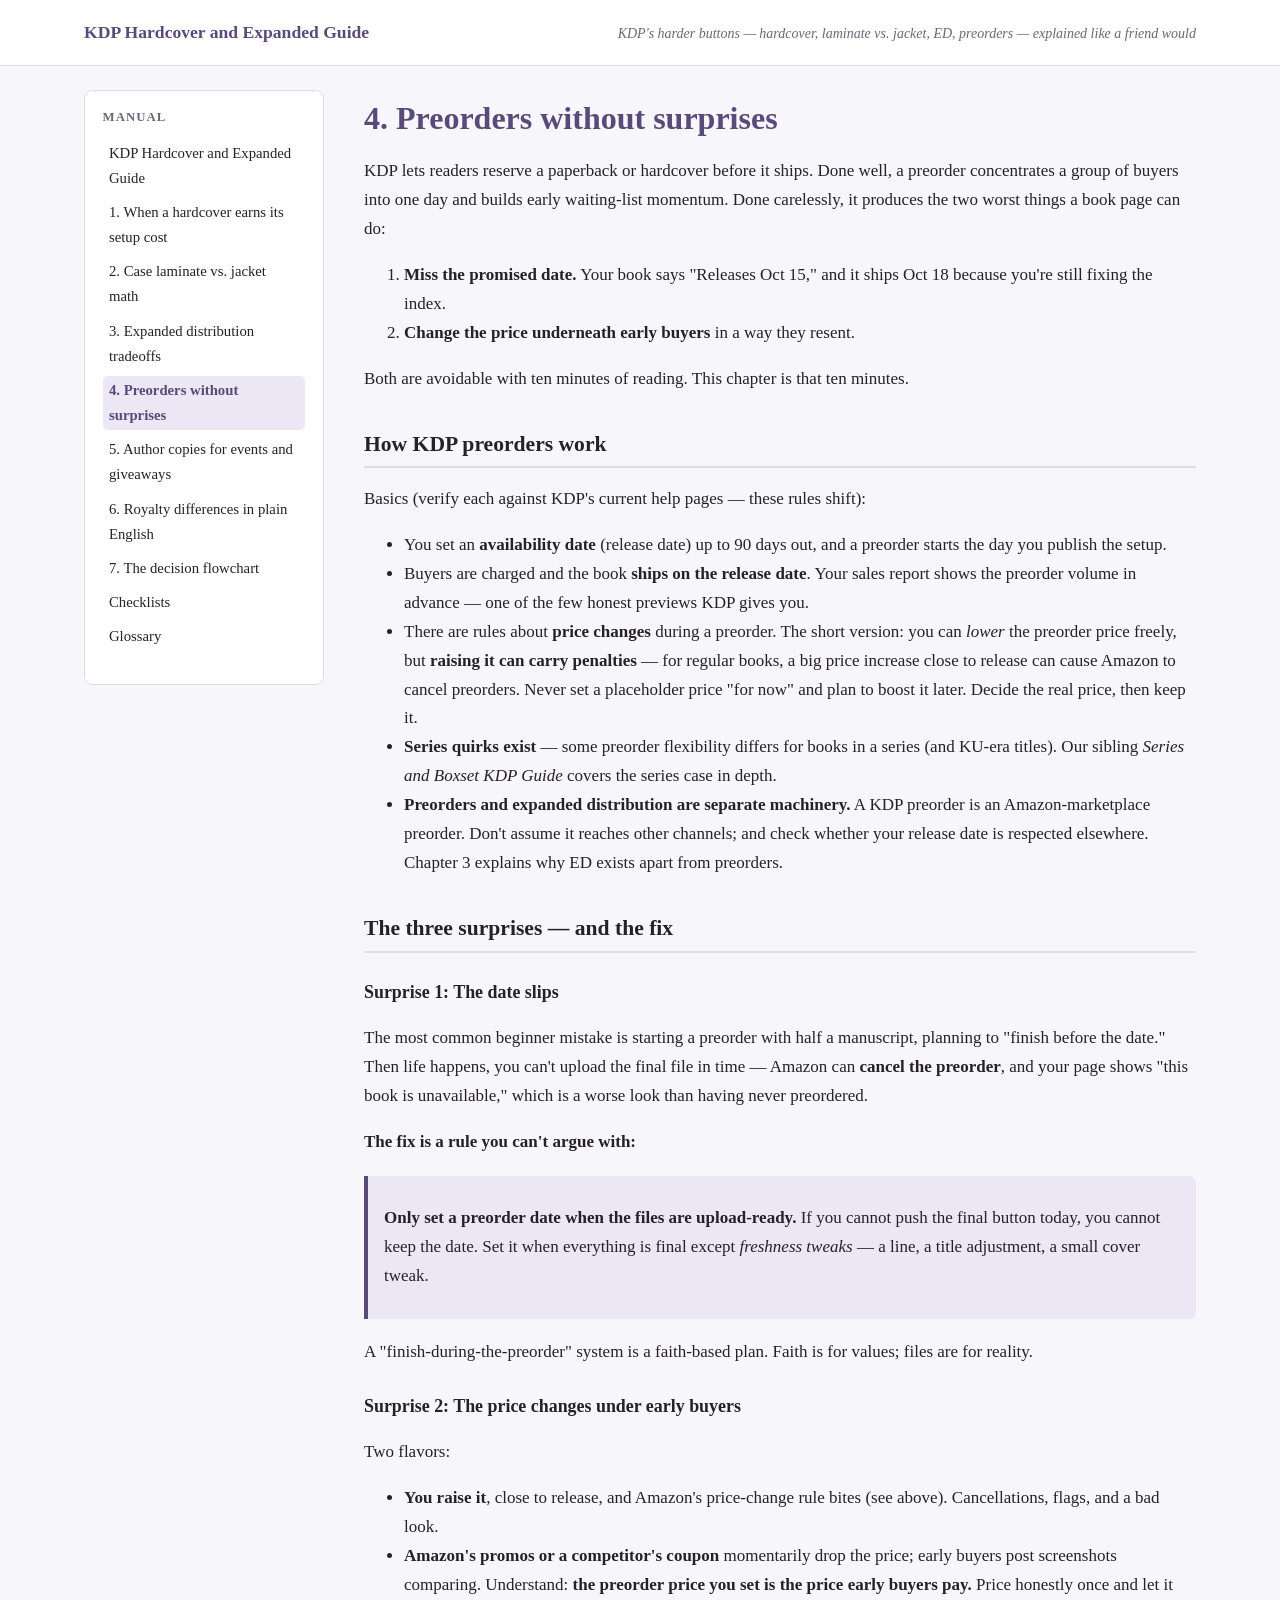
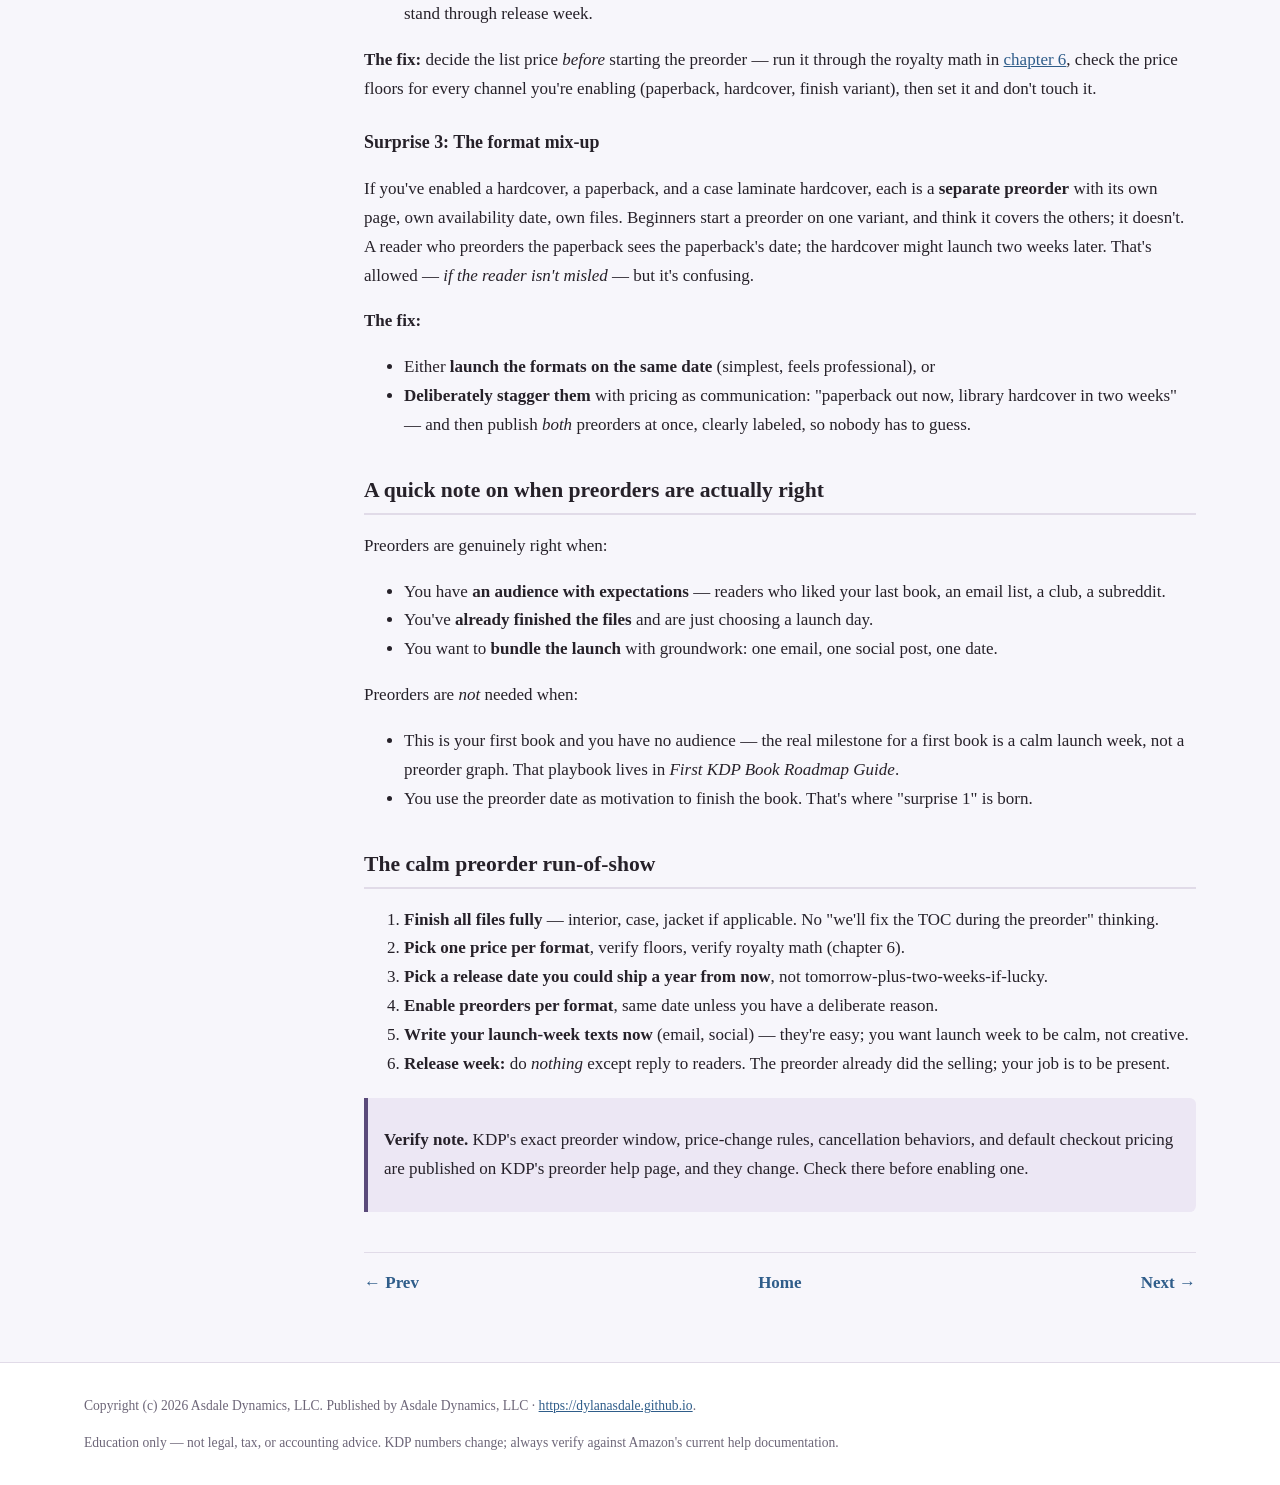
<file: site/04-preorders-without-surprises.html>
<!DOCTYPE html>
<html lang="en">
<head>
<meta charset="utf-8">
<meta name="viewport" content="width=device-width, initial-scale=1">
<title>4. Preorders without surprises &middot; KDP Hardcover and Expanded Guide</title>
<meta name="description" content="Beginner-friendly guide to KDP hardcovers, case laminate vs. jacket, expanded distribution, preorders, author copies, and royalty differences. Education only &mdash; not legal, tax, or accounting advice. KDP numbers change; always verify against Amazon's current help documentation.">
<link rel="stylesheet" href="assets/style.css">
</head>
<body>
<header class="site">
  <div class="inner">
    <a class="brand" href="index.html">KDP Hardcover and Expanded Guide</a>
    <span class="tagline">KDP's harder buttons — hardcover, laminate vs. jacket, ED, preorders — explained like a friend would</span>
  </div>
</header>
<div class="layout">
<nav class="sidebar" aria-label="Pages">
<h2>Manual</h2>
<ul>
<li><a href='index.html'>KDP Hardcover and Expanded Guide</a></li>
<li><a href='01-when-a-hardcover-earns-its-setup-cost.html'>1. When a hardcover earns its setup cost</a></li>
<li><a href='02-case-laminate-vs-jacket-math.html'>2. Case laminate vs. jacket math</a></li>
<li><a href='03-expanded-distribution-tradeoffs.html'>3. Expanded distribution tradeoffs</a></li>
<li><a href='04-preorders-without-surprises.html' aria-current="page">4. Preorders without surprises</a></li>
<li><a href='05-author-copies-events-giveaways.html'>5. Author copies for events and giveaways</a></li>
<li><a href='06-royalty-differences-plain-english.html'>6. Royalty differences in plain English</a></li>
<li><a href='07-decision-flowchart.html'>7. The decision flowchart</a></li>
<li><a href='checklists.html'>Checklists</a></li>
<li><a href='glossary.html'>Glossary</a></li>
</ul>
</nav>
<main>
<article>
<h1>4. Preorders without surprises</h1>
<p>KDP lets readers reserve a paperback or hardcover before it ships. Done well, a preorder concentrates a group of buyers into one day and builds early waiting-list momentum. Done carelessly, it produces the two worst things a book page can do:</p>
<ol>
<li><strong>Miss the promised date.</strong> Your book says "Releases Oct 15," and it ships Oct 18 because you're still fixing the index.</li>
<li><strong>Change the price underneath early buyers</strong> in a way they resent.</li>
</ol>
<p>Both are avoidable with ten minutes of reading. This chapter is that ten minutes.</p>
<h2 id="how-kdp-preorders-work">How KDP preorders work</h2>
<p>Basics (verify each against KDP's current help pages — these rules shift):</p>
<ul>
<li>You set an <strong>availability date</strong> (release date) up to 90 days out, and a preorder starts the day you publish the setup.</li>
<li>Buyers are charged and the book <strong>ships on the release date</strong>. Your sales report shows the preorder volume in advance — one of the few honest previews KDP gives you.</li>
<li>There are rules about <strong>price changes</strong> during a preorder. The short version: you can <em>lower</em> the preorder price freely, but <strong>raising it can carry penalties</strong> — for regular books, a big price increase close to release can cause Amazon to cancel preorders. Never set a placeholder price "for now" and plan to boost it later. Decide the real price, then keep it.</li>
<li><strong>Series quirks exist</strong> — some preorder flexibility differs for books in a series (and KU-era titles). Our sibling <em>Series and Boxset KDP Guide</em> covers the series case in depth.</li>
<li><strong>Preorders and expanded distribution are separate machinery.</strong> A KDP preorder is an Amazon-marketplace preorder. Don't assume it reaches other channels; and check whether your release date is respected elsewhere. Chapter 3 explains why ED exists apart from preorders.</li>
</ul>
<h2 id="the-three-surprises-and-the-fix">The three surprises — and the fix</h2>
<h3 id="surprise-1-the-date-slips">Surprise 1: The date slips</h3>
<p>The most common beginner mistake is starting a preorder with half a manuscript, planning to "finish before the date." Then life happens, you can't upload the final file in time — Amazon can <strong>cancel the preorder</strong>, and your page shows "this book is unavailable," which is a worse look than having never preordered.</p>
<p><strong>The fix is a rule you can't argue with:</strong></p>
<blockquote>
<p><strong>Only set a preorder date when the files are upload-ready.</strong> If you cannot push the final button today, you cannot keep the date. Set it when everything is final except <em>freshness tweaks</em> — a line, a title adjustment, a small cover tweak.</p>
</blockquote>
<p>A "finish-during-the-preorder" system is a faith-based plan. Faith is for values; files are for reality.</p>
<h3 id="surprise-2-the-price-changes-under-early-buyers">Surprise 2: The price changes under early buyers</h3>
<p>Two flavors:</p>
<ul>
<li><strong>You raise it</strong>, close to release, and Amazon's price-change rule bites (see above). Cancellations, flags, and a bad look.</li>
<li><strong>Amazon's promos or a competitor's coupon</strong> momentarily drop the price; early buyers post screenshots comparing. Understand: <strong>the preorder price you set is the price early buyers pay.</strong> Price honestly once and let it stand through release week.</li>
</ul>
<p><strong>The fix:</strong> decide the list price <em>before</em> starting the preorder — run it through the royalty math in <a href="06-royalty-differences-plain-english.md">chapter 6</a>, check the price floors for every channel you're enabling (paperback, hardcover, finish variant), then set it and don't touch it.</p>
<h3 id="surprise-3-the-format-mix-up">Surprise 3: The format mix-up</h3>
<p>If you've enabled a hardcover, a paperback, and a case laminate hardcover, each is a <strong>separate preorder</strong> with its own page, own availability date, own files. Beginners start a preorder on one variant, and think it covers the others; it doesn't. A reader who preorders the paperback sees the paperback's date; the hardcover might launch two weeks later. That's allowed — <em>if the reader isn't misled</em> — but it's confusing.</p>
<p><strong>The fix:</strong></p>
<ul>
<li>Either <strong>launch the formats on the same date</strong> (simplest, feels professional), or</li>
<li><strong>Deliberately stagger them</strong> with pricing as communication: "paperback out now, library hardcover in two weeks" — and then publish <em>both</em> preorders at once, clearly labeled, so nobody has to guess.</li>
</ul>
<h2 id="a-quick-note-on-when-preorders-are-actually-right">A quick note on when preorders are actually right</h2>
<p>Preorders are genuinely right when:</p>
<ul>
<li>You have <strong>an audience with expectations</strong> — readers who liked your last book, an email list, a club, a subreddit.</li>
<li>You've <strong>already finished the files</strong> and are just choosing a launch day.</li>
<li>You want to <strong>bundle the launch</strong> with groundwork: one email, one social post, one date.</li>
</ul>
<p>Preorders are <em>not</em> needed when:</p>
<ul>
<li>This is your first book and you have no audience — the real milestone for a first book is a calm launch week, not a preorder graph. That playbook lives in <em>First KDP Book Roadmap Guide</em>.</li>
<li>You use the preorder date as motivation to finish the book. That's where "surprise 1" is born.</li>
</ul>
<h2 id="the-calm-preorder-run-of-show">The calm preorder run-of-show</h2>
<ol>
<li><strong>Finish all files fully</strong> — interior, case, jacket if applicable. No "we'll fix the TOC during the preorder" thinking.</li>
<li><strong>Pick one price per format</strong>, verify floors, verify royalty math (chapter 6).</li>
<li><strong>Pick a release date you could ship a year from now</strong>, not tomorrow-plus-two-weeks-if-lucky.</li>
<li><strong>Enable preorders per format</strong>, same date unless you have a deliberate reason.</li>
<li><strong>Write your launch-week texts now</strong> (email, social) — they're easy; you want launch week to be calm, not creative.</li>
<li><strong>Release week:</strong> do <em>nothing</em> except reply to readers. The preorder already did the selling; your job is to be present.</li>
</ol>
<blockquote>
<p><strong>Verify note.</strong> KDP's exact preorder window, price-change rules, cancellation behaviors, and default checkout pricing are published on KDP's preorder help page, and they change. Check there before enabling one.</p>
</blockquote>
<nav class='pager' aria-label='Pager'><span><a href='03-expanded-distribution-tradeoffs.html'>&larr; Prev</a></span><span><a href='index.html'>Home</a></span><span><a href='05-author-copies-events-giveaways.html'>Next &rarr;</a></span></nav>
</article>
</main>
</div>
<footer class="site">
  <div class="inner">
    <p>Copyright (c) 2026 Asdale Dynamics, LLC. Published by Asdale Dynamics, LLC &middot; <a href="https://dylanasdale.github.io">https://dylanasdale.github.io</a>.</p>
    <p>Education only &mdash; not legal, tax, or accounting advice. KDP numbers change; always verify against Amazon's current help documentation.</p>
  </div>
</footer>
</body>
</html>
</file>
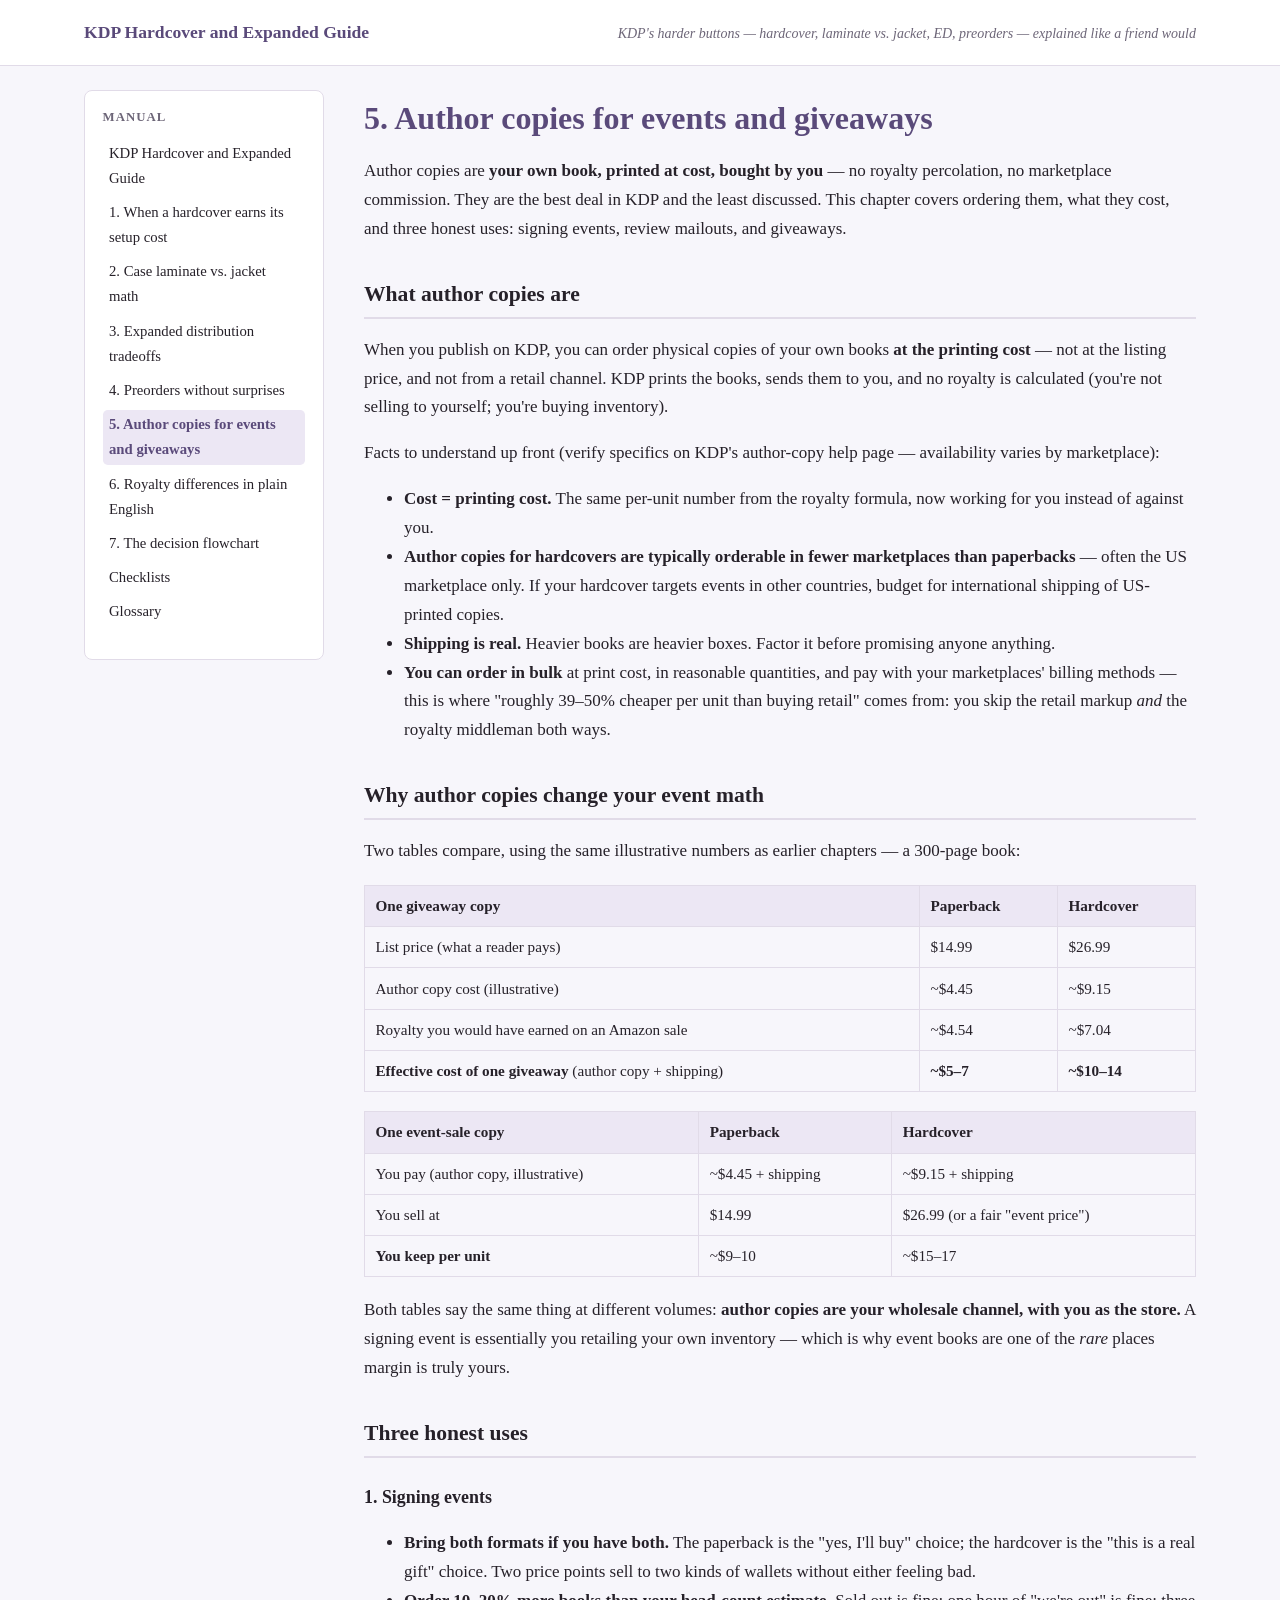
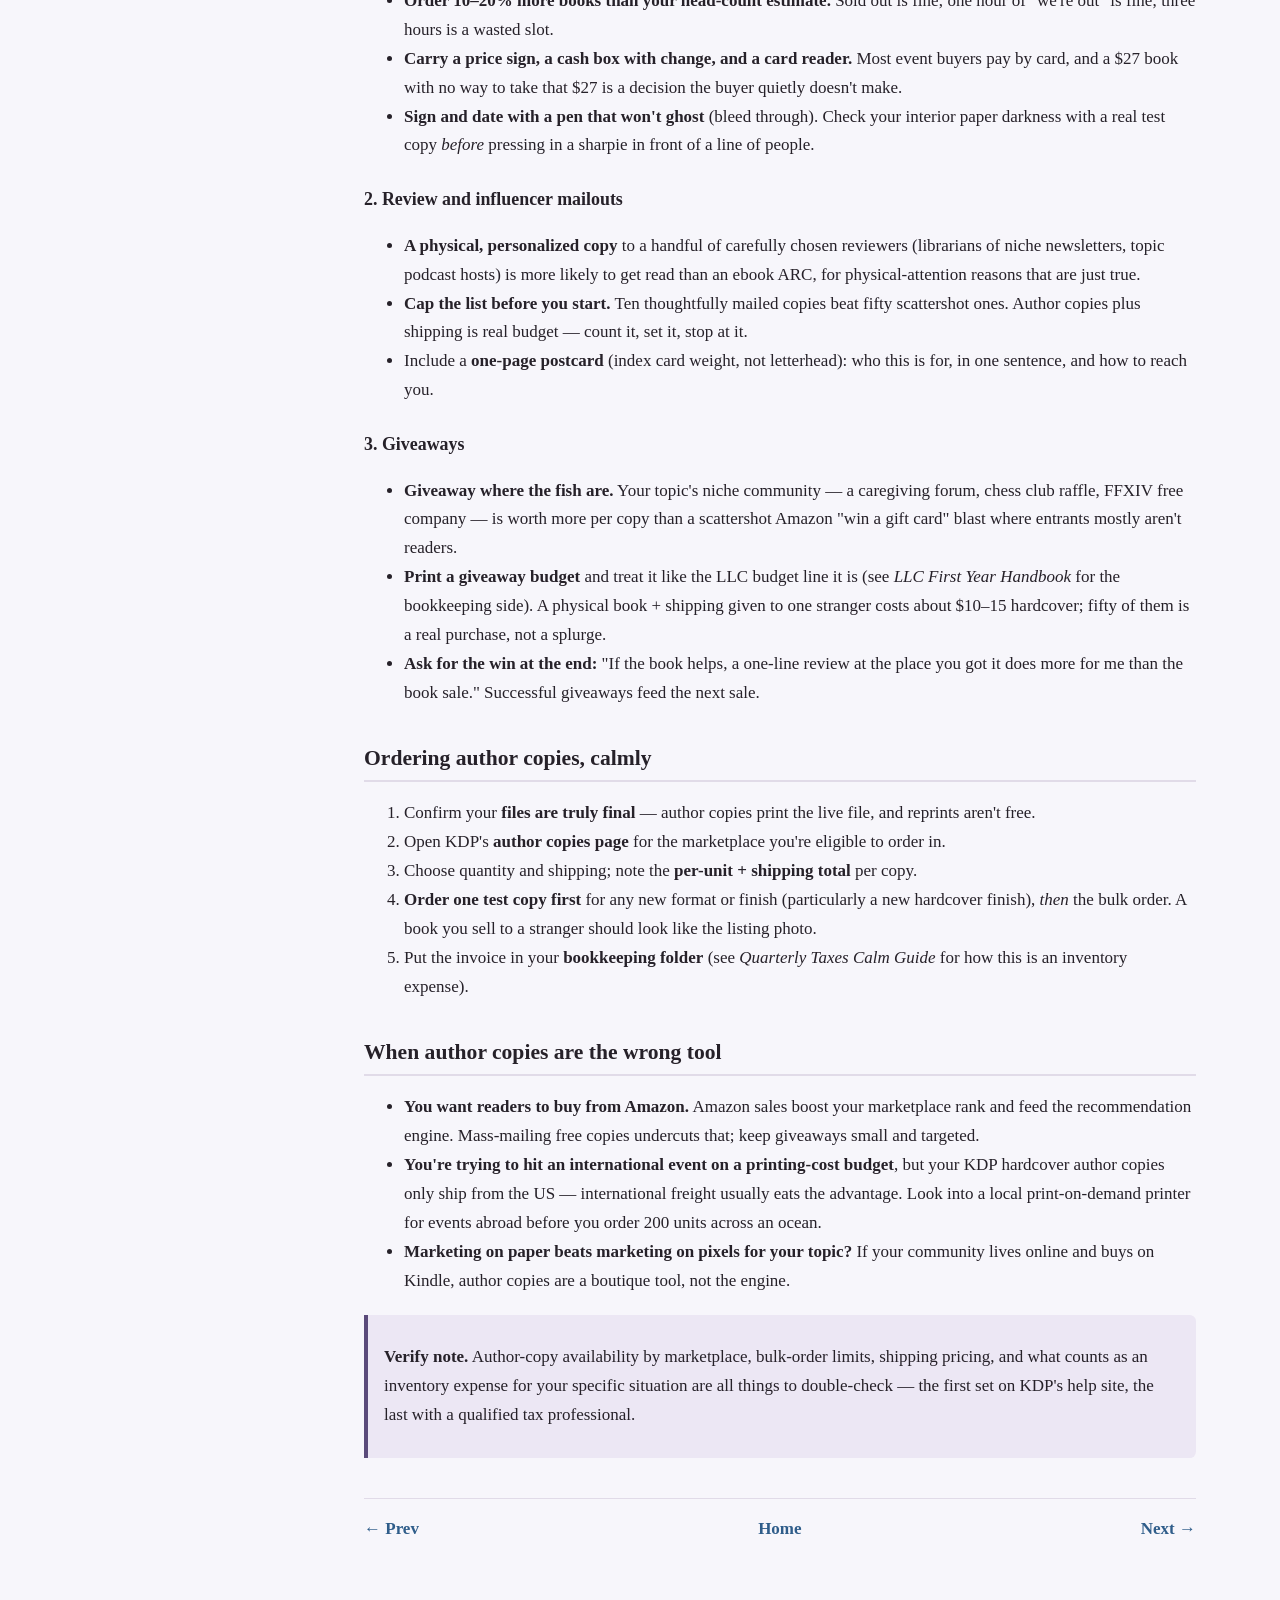
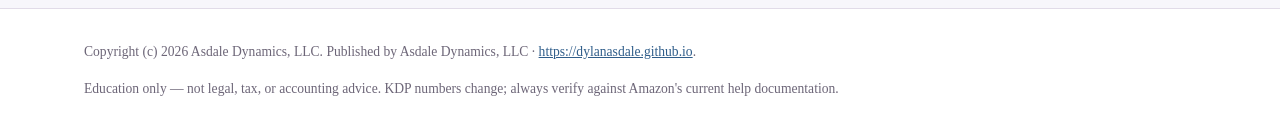
<file: site/05-author-copies-events-giveaways.html>
<!DOCTYPE html>
<html lang="en">
<head>
<meta charset="utf-8">
<meta name="viewport" content="width=device-width, initial-scale=1">
<title>5. Author copies for events and giveaways &middot; KDP Hardcover and Expanded Guide</title>
<meta name="description" content="Beginner-friendly guide to KDP hardcovers, case laminate vs. jacket, expanded distribution, preorders, author copies, and royalty differences. Education only &mdash; not legal, tax, or accounting advice. KDP numbers change; always verify against Amazon's current help documentation.">
<link rel="stylesheet" href="assets/style.css">
</head>
<body>
<header class="site">
  <div class="inner">
    <a class="brand" href="index.html">KDP Hardcover and Expanded Guide</a>
    <span class="tagline">KDP's harder buttons — hardcover, laminate vs. jacket, ED, preorders — explained like a friend would</span>
  </div>
</header>
<div class="layout">
<nav class="sidebar" aria-label="Pages">
<h2>Manual</h2>
<ul>
<li><a href='index.html'>KDP Hardcover and Expanded Guide</a></li>
<li><a href='01-when-a-hardcover-earns-its-setup-cost.html'>1. When a hardcover earns its setup cost</a></li>
<li><a href='02-case-laminate-vs-jacket-math.html'>2. Case laminate vs. jacket math</a></li>
<li><a href='03-expanded-distribution-tradeoffs.html'>3. Expanded distribution tradeoffs</a></li>
<li><a href='04-preorders-without-surprises.html'>4. Preorders without surprises</a></li>
<li><a href='05-author-copies-events-giveaways.html' aria-current="page">5. Author copies for events and giveaways</a></li>
<li><a href='06-royalty-differences-plain-english.html'>6. Royalty differences in plain English</a></li>
<li><a href='07-decision-flowchart.html'>7. The decision flowchart</a></li>
<li><a href='checklists.html'>Checklists</a></li>
<li><a href='glossary.html'>Glossary</a></li>
</ul>
</nav>
<main>
<article>
<h1>5. Author copies for events and giveaways</h1>
<p>Author copies are <strong>your own book, printed at cost, bought by you</strong> — no royalty percolation, no marketplace commission. They are the best deal in KDP and the least discussed. This chapter covers ordering them, what they cost, and three honest uses: signing events, review mailouts, and giveaways.</p>
<h2 id="what-author-copies-are">What author copies are</h2>
<p>When you publish on KDP, you can order physical copies of your own books <strong>at the printing cost</strong> — not at the listing price, and not from a retail channel. KDP prints the books, sends them to you, and no royalty is calculated (you're not selling to yourself; you're buying inventory).</p>
<p>Facts to understand up front (verify specifics on KDP's author-copy help page — availability varies by marketplace):</p>
<ul>
<li><strong>Cost = printing cost.</strong> The same per-unit number from the royalty formula, now working for you instead of against you.</li>
<li><strong>Author copies for hardcovers are typically orderable in fewer marketplaces than paperbacks</strong> — often the US marketplace only. If your hardcover targets events in other countries, budget for international shipping of US-printed copies.</li>
<li><strong>Shipping is real.</strong> Heavier books are heavier boxes. Factor it before promising anyone anything.</li>
<li><strong>You can order in bulk</strong> at print cost, in reasonable quantities, and pay with your marketplaces' billing methods — this is where "roughly 39–50% cheaper per unit than buying retail" comes from: you skip the retail markup <em>and</em> the royalty middleman both ways.</li>
</ul>
<h2 id="why-author-copies-change-your-event-math">Why author copies change your event math</h2>
<p>Two tables compare, using the same illustrative numbers as earlier chapters — a 300-page book:</p>
<table>
<thead>
<tr>
<th>One giveaway copy</th>
<th>Paperback</th>
<th>Hardcover</th>
</tr>
</thead>
<tbody>
<tr>
<td>List price (what a reader pays)</td>
<td>$14.99</td>
<td>$26.99</td>
</tr>
<tr>
<td>Author copy cost (illustrative)</td>
<td>~$4.45</td>
<td>~$9.15</td>
</tr>
<tr>
<td>Royalty you would have earned on an Amazon sale</td>
<td>~$4.54</td>
<td>~$7.04</td>
</tr>
<tr>
<td><strong>Effective cost of one giveaway</strong> (author copy + shipping)</td>
<td><strong>~$5–7</strong></td>
<td><strong>~$10–14</strong></td>
</tr>
</tbody>
</table>
<table>
<thead>
<tr>
<th>One event-sale copy</th>
<th>Paperback</th>
<th>Hardcover</th>
</tr>
</thead>
<tbody>
<tr>
<td>You pay (author copy, illustrative)</td>
<td>~$4.45 + shipping</td>
<td>~$9.15 + shipping</td>
</tr>
<tr>
<td>You sell at</td>
<td>$14.99</td>
<td>$26.99 (or a fair "event price")</td>
</tr>
<tr>
<td><strong>You keep per unit</strong></td>
<td>~$9–10</td>
<td>~$15–17</td>
</tr>
</tbody>
</table>
<p>Both tables say the same thing at different volumes: <strong>author copies are your wholesale channel, with you as the store.</strong> A signing event is essentially you retailing your own inventory — which is why event books are one of the <em>rare</em> places margin is truly yours.</p>
<h2 id="three-honest-uses">Three honest uses</h2>
<h3 id="1-signing-events">1. Signing events</h3>
<ul>
<li><strong>Bring both formats if you have both.</strong> The paperback is the "yes, I'll buy" choice; the hardcover is the "this is a real gift" choice. Two price points sell to two kinds of wallets without either feeling bad.</li>
<li><strong>Order 10–20% more books than your head-count estimate.</strong> Sold out is fine; one hour of "we're out" is fine; three hours is a wasted slot.</li>
<li><strong>Carry a price sign, a cash box with change, and a card reader.</strong> Most event buyers pay by card, and a $27 book with no way to take that $27 is a decision the buyer quietly doesn't make.</li>
<li><strong>Sign and date with a pen that won't ghost</strong> (bleed through). Check your interior paper darkness with a real test copy <em>before</em> pressing in a sharpie in front of a line of people.</li>
</ul>
<h3 id="2-review-and-influencer-mailouts">2. Review and influencer mailouts</h3>
<ul>
<li><strong>A physical, personalized copy</strong> to a handful of carefully chosen reviewers (librarians of niche newsletters, topic podcast hosts) is more likely to get read than an ebook ARC, for physical-attention reasons that are just true.</li>
<li><strong>Cap the list before you start.</strong> Ten thoughtfully mailed copies beat fifty scattershot ones. Author copies plus shipping is real budget — count it, set it, stop at it.</li>
<li>Include a <strong>one-page postcard</strong> (index card weight, not letterhead): who this is for, in one sentence, and how to reach you.</li>
</ul>
<h3 id="3-giveaways">3. Giveaways</h3>
<ul>
<li><strong>Giveaway where the fish are.</strong> Your topic's niche community — a caregiving forum, chess club raffle, FFXIV free company — is worth more per copy than a scattershot Amazon "win a gift card" blast where entrants mostly aren't readers.</li>
<li><strong>Print a giveaway budget</strong> and treat it like the LLC budget line it is (see <em>LLC First Year Handbook</em> for the bookkeeping side). A physical book + shipping given to one stranger costs about $10–15 hardcover; fifty of them is a real purchase, not a splurge.</li>
<li><strong>Ask for the win at the end:</strong> "If the book helps, a one-line review at the place you got it does more for me than the book sale." Successful giveaways feed the next sale.</li>
</ul>
<h2 id="ordering-author-copies-calmly">Ordering author copies, calmly</h2>
<ol>
<li>Confirm your <strong>files are truly final</strong> — author copies print the live file, and reprints aren't free.</li>
<li>Open KDP's <strong>author copies page</strong> for the marketplace you're eligible to order in.</li>
<li>Choose quantity and shipping; note the <strong>per-unit + shipping total</strong> per copy.</li>
<li><strong>Order one test copy first</strong> for any new format or finish (particularly a new hardcover finish), <em>then</em> the bulk order. A book you sell to a stranger should look like the listing photo.</li>
<li>Put the invoice in your <strong>bookkeeping folder</strong> (see <em>Quarterly Taxes Calm Guide</em> for how this is an inventory expense).</li>
</ol>
<h2 id="when-author-copies-are-the-wrong-tool">When author copies are the wrong tool</h2>
<ul>
<li><strong>You want readers to buy from Amazon.</strong> Amazon sales boost your marketplace rank and feed the recommendation engine. Mass-mailing free copies undercuts that; keep giveaways small and targeted.</li>
<li><strong>You're trying to hit an international event on a printing-cost budget</strong>, but your KDP hardcover author copies only ship from the US — international freight usually eats the advantage. Look into a local print-on-demand printer for events abroad before you order 200 units across an ocean.</li>
<li><strong>Marketing on paper beats marketing on pixels for your topic?</strong> If your community lives online and buys on Kindle, author copies are a boutique tool, not the engine.</li>
</ul>
<blockquote>
<p><strong>Verify note.</strong> Author-copy availability by marketplace, bulk-order limits, shipping pricing, and what counts as an inventory expense for your specific situation are all things to double-check — the first set on KDP's help site, the last with a qualified tax professional.</p>
</blockquote>
<nav class='pager' aria-label='Pager'><span><a href='04-preorders-without-surprises.html'>&larr; Prev</a></span><span><a href='index.html'>Home</a></span><span><a href='06-royalty-differences-plain-english.html'>Next &rarr;</a></span></nav>
</article>
</main>
</div>
<footer class="site">
  <div class="inner">
    <p>Copyright (c) 2026 Asdale Dynamics, LLC. Published by Asdale Dynamics, LLC &middot; <a href="https://dylanasdale.github.io">https://dylanasdale.github.io</a>.</p>
    <p>Education only &mdash; not legal, tax, or accounting advice. KDP numbers change; always verify against Amazon's current help documentation.</p>
  </div>
</footer>
</body>
</html>
</file>
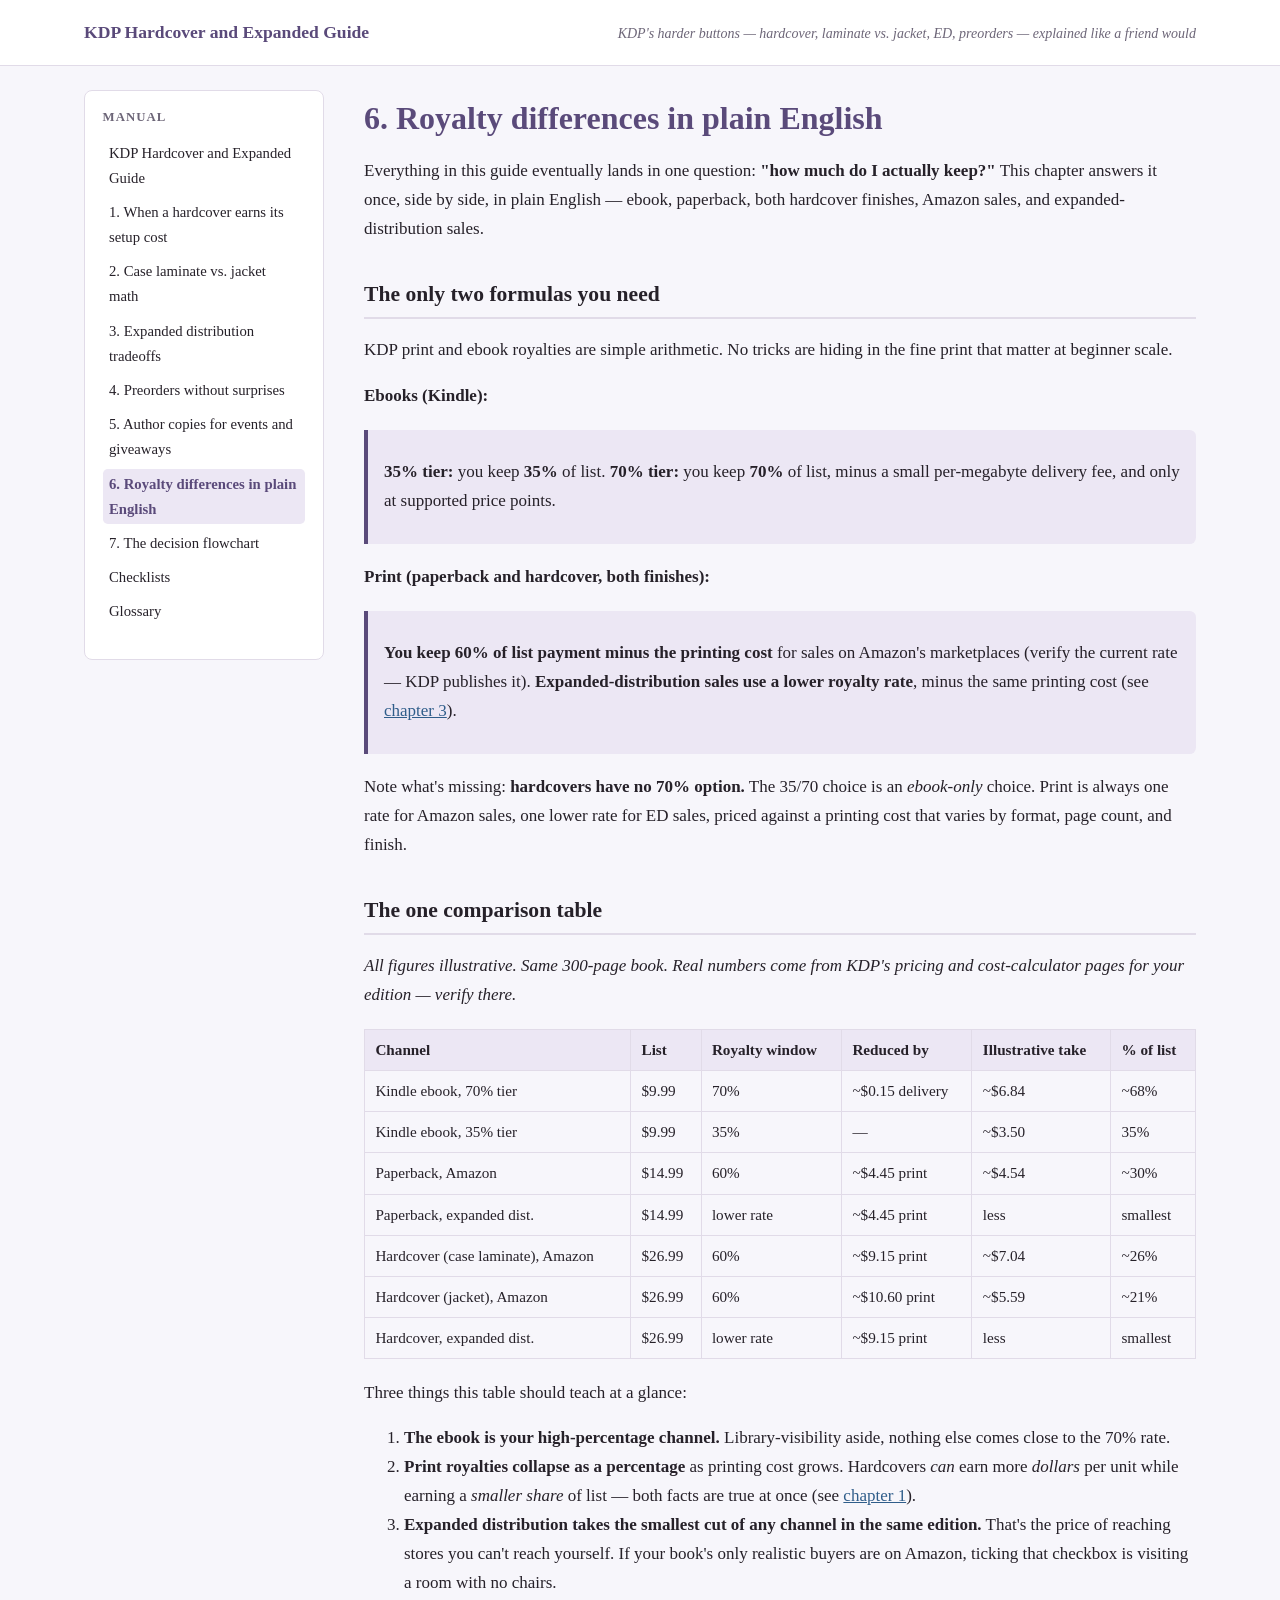
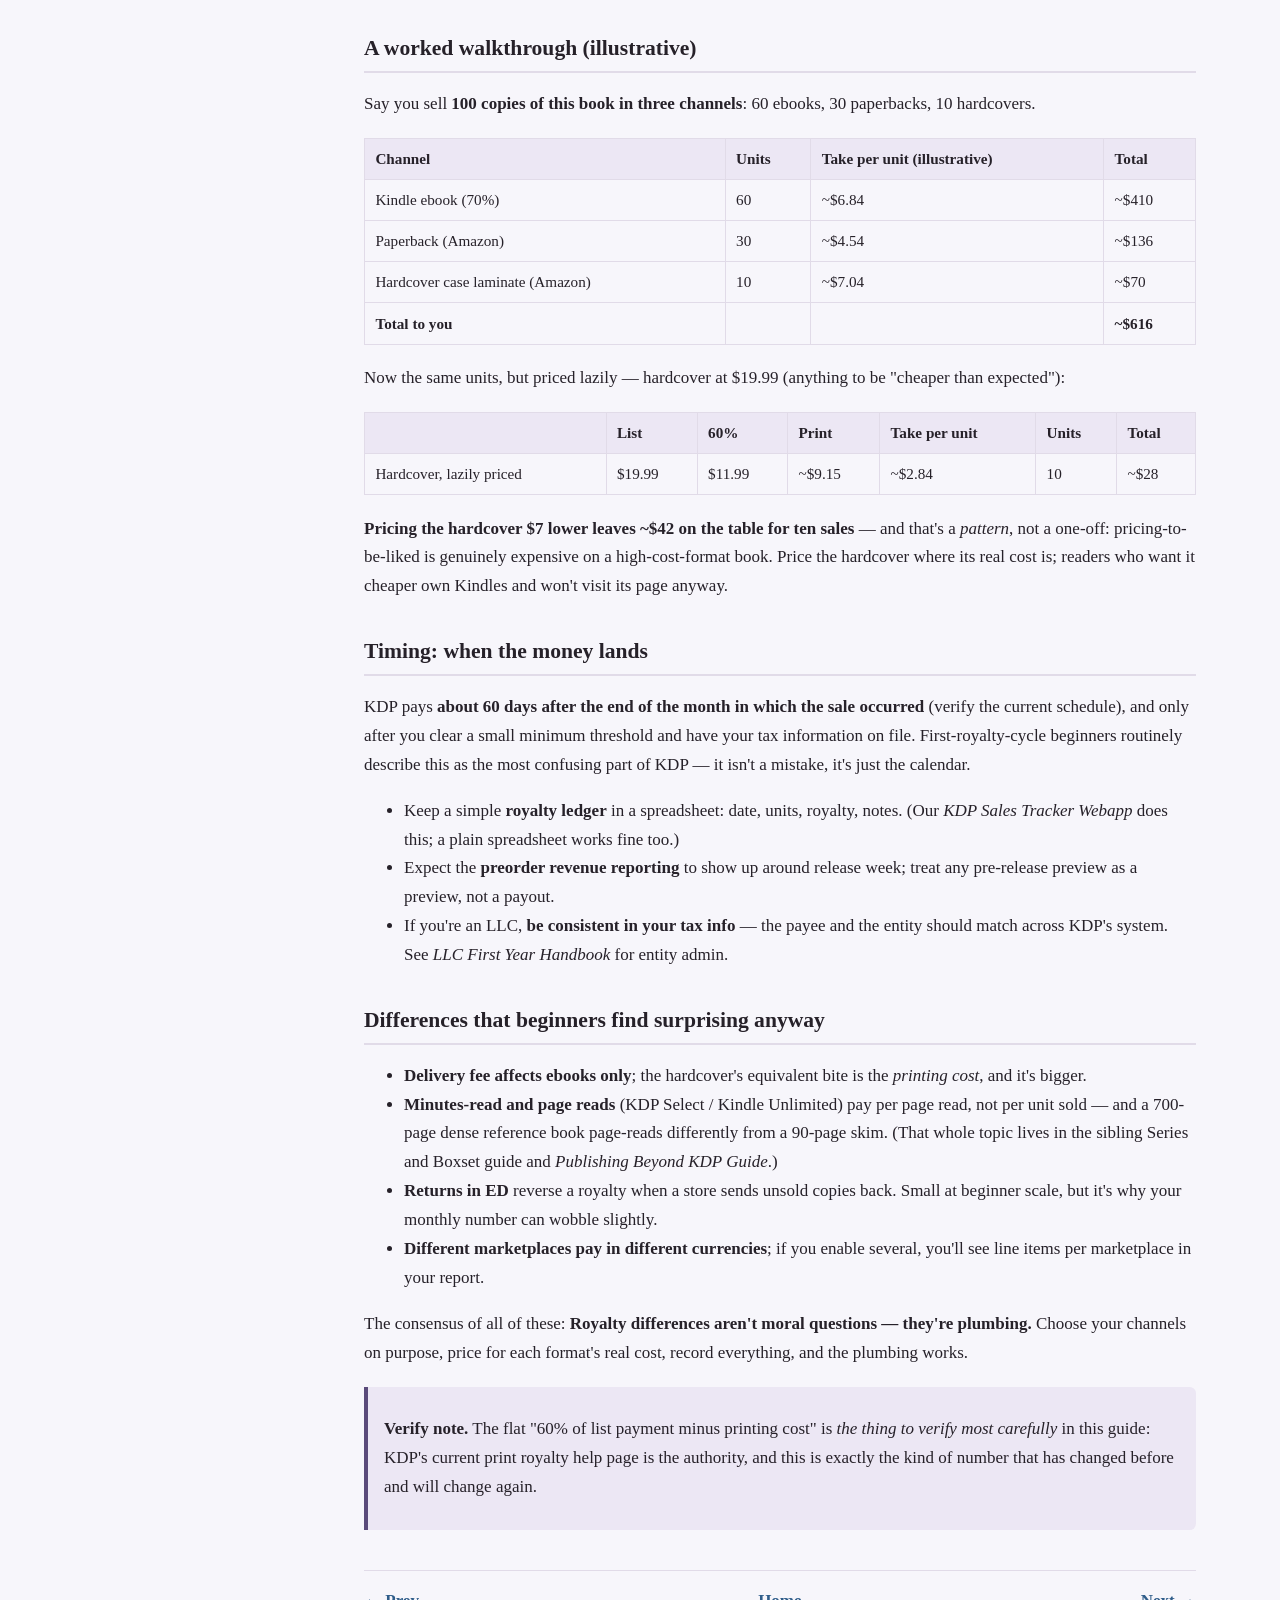
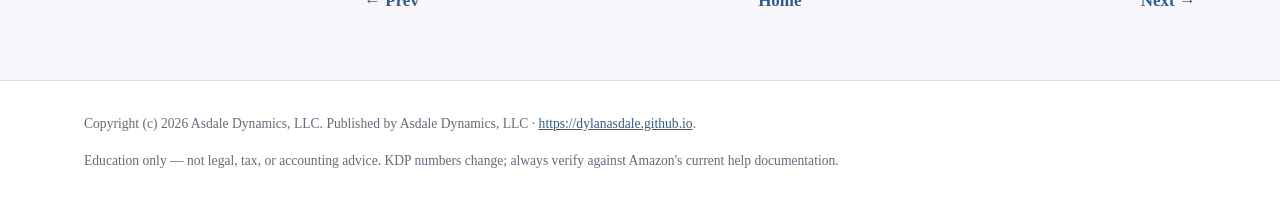
<file: site/06-royalty-differences-plain-english.html>
<!DOCTYPE html>
<html lang="en">
<head>
<meta charset="utf-8">
<meta name="viewport" content="width=device-width, initial-scale=1">
<title>6. Royalty differences in plain English &middot; KDP Hardcover and Expanded Guide</title>
<meta name="description" content="Beginner-friendly guide to KDP hardcovers, case laminate vs. jacket, expanded distribution, preorders, author copies, and royalty differences. Education only &mdash; not legal, tax, or accounting advice. KDP numbers change; always verify against Amazon's current help documentation.">
<link rel="stylesheet" href="assets/style.css">
</head>
<body>
<header class="site">
  <div class="inner">
    <a class="brand" href="index.html">KDP Hardcover and Expanded Guide</a>
    <span class="tagline">KDP's harder buttons — hardcover, laminate vs. jacket, ED, preorders — explained like a friend would</span>
  </div>
</header>
<div class="layout">
<nav class="sidebar" aria-label="Pages">
<h2>Manual</h2>
<ul>
<li><a href='index.html'>KDP Hardcover and Expanded Guide</a></li>
<li><a href='01-when-a-hardcover-earns-its-setup-cost.html'>1. When a hardcover earns its setup cost</a></li>
<li><a href='02-case-laminate-vs-jacket-math.html'>2. Case laminate vs. jacket math</a></li>
<li><a href='03-expanded-distribution-tradeoffs.html'>3. Expanded distribution tradeoffs</a></li>
<li><a href='04-preorders-without-surprises.html'>4. Preorders without surprises</a></li>
<li><a href='05-author-copies-events-giveaways.html'>5. Author copies for events and giveaways</a></li>
<li><a href='06-royalty-differences-plain-english.html' aria-current="page">6. Royalty differences in plain English</a></li>
<li><a href='07-decision-flowchart.html'>7. The decision flowchart</a></li>
<li><a href='checklists.html'>Checklists</a></li>
<li><a href='glossary.html'>Glossary</a></li>
</ul>
</nav>
<main>
<article>
<h1>6. Royalty differences in plain English</h1>
<p>Everything in this guide eventually lands in one question: <strong>"how much do I actually keep?"</strong> This chapter answers it once, side by side, in plain English — ebook, paperback, both hardcover finishes, Amazon sales, and expanded-distribution sales.</p>
<h2 id="the-only-two-formulas-you-need">The only two formulas you need</h2>
<p>KDP print and ebook royalties are simple arithmetic. No tricks are hiding in the fine print that matter at beginner scale.</p>
<p><strong>Ebooks (Kindle):</strong></p>
<blockquote>
<p><strong>35% tier:</strong> you keep <strong>35%</strong> of list.
<strong>70% tier:</strong> you keep <strong>70%</strong> of list, minus a small per-megabyte delivery fee, and only at supported price points.</p>
</blockquote>
<p><strong>Print (paperback and hardcover, both finishes):</strong></p>
<blockquote>
<p><strong>You keep 60% of list payment minus the printing cost</strong> for sales on Amazon's marketplaces (verify the current rate — KDP publishes it).
<strong>Expanded-distribution sales use a lower royalty rate</strong>, minus the same printing cost (see <a href="03-expanded-distribution-tradeoffs.md">chapter 3</a>).</p>
</blockquote>
<p>Note what's missing: <strong>hardcovers have no 70% option.</strong> The 35/70 choice is an <em>ebook-only</em> choice. Print is always one rate for Amazon sales, one lower rate for ED sales, priced against a printing cost that varies by format, page count, and finish.</p>
<h2 id="the-one-comparison-table">The one comparison table</h2>
<p><em>All figures illustrative. Same 300-page book. Real numbers come from KDP's pricing and cost-calculator pages for your edition — verify there.</em></p>
<table>
<thead>
<tr>
<th>Channel</th>
<th>List</th>
<th>Royalty window</th>
<th>Reduced by</th>
<th>Illustrative take</th>
<th>% of list</th>
</tr>
</thead>
<tbody>
<tr>
<td>Kindle ebook, 70% tier</td>
<td>$9.99</td>
<td>70%</td>
<td>~$0.15 delivery</td>
<td>~$6.84</td>
<td>~68%</td>
</tr>
<tr>
<td>Kindle ebook, 35% tier</td>
<td>$9.99</td>
<td>35%</td>
<td>—</td>
<td>~$3.50</td>
<td>35%</td>
</tr>
<tr>
<td>Paperback, Amazon</td>
<td>$14.99</td>
<td>60%</td>
<td>~$4.45 print</td>
<td>~$4.54</td>
<td>~30%</td>
</tr>
<tr>
<td>Paperback, expanded dist.</td>
<td>$14.99</td>
<td>lower rate</td>
<td>~$4.45 print</td>
<td>less</td>
<td>smallest</td>
</tr>
<tr>
<td>Hardcover (case laminate), Amazon</td>
<td>$26.99</td>
<td>60%</td>
<td>~$9.15 print</td>
<td>~$7.04</td>
<td>~26%</td>
</tr>
<tr>
<td>Hardcover (jacket), Amazon</td>
<td>$26.99</td>
<td>60%</td>
<td>~$10.60 print</td>
<td>~$5.59</td>
<td>~21%</td>
</tr>
<tr>
<td>Hardcover, expanded dist.</td>
<td>$26.99</td>
<td>lower rate</td>
<td>~$9.15 print</td>
<td>less</td>
<td>smallest</td>
</tr>
</tbody>
</table>
<p>Three things this table should teach at a glance:</p>
<ol>
<li><strong>The ebook is your high-percentage channel.</strong> Library-visibility aside, nothing else comes close to the 70% rate.</li>
<li><strong>Print royalties collapse as a percentage</strong> as printing cost grows. Hardcovers <em>can</em> earn more <em>dollars</em> per unit while earning a <em>smaller share</em> of list — both facts are true at once (see <a href="01-when-a-hardcover-earns-its-setup-cost.md">chapter 1</a>).</li>
<li><strong>Expanded distribution takes the smallest cut of any channel in the same edition.</strong> That's the price of reaching stores you can't reach yourself. If your book's only realistic buyers are on Amazon, ticking that checkbox is visiting a room with no chairs.</li>
</ol>
<h2 id="a-worked-walkthrough-illustrative">A worked walkthrough (illustrative)</h2>
<p>Say you sell <strong>100 copies of this book in three channels</strong>: 60 ebooks, 30 paperbacks, 10 hardcovers.</p>
<table>
<thead>
<tr>
<th>Channel</th>
<th>Units</th>
<th>Take per unit (illustrative)</th>
<th>Total</th>
</tr>
</thead>
<tbody>
<tr>
<td>Kindle ebook (70%)</td>
<td>60</td>
<td>~$6.84</td>
<td>~$410</td>
</tr>
<tr>
<td>Paperback (Amazon)</td>
<td>30</td>
<td>~$4.54</td>
<td>~$136</td>
</tr>
<tr>
<td>Hardcover case laminate (Amazon)</td>
<td>10</td>
<td>~$7.04</td>
<td>~$70</td>
</tr>
<tr>
<td><strong>Total to you</strong></td>
<td></td>
<td></td>
<td><strong>~$616</strong></td>
</tr>
</tbody>
</table>
<p>Now the same units, but priced lazily — hardcover at $19.99 (anything to be "cheaper than expected"):</p>
<table>
<thead>
<tr>
<th></th>
<th>List</th>
<th>60%</th>
<th>Print</th>
<th>Take per unit</th>
<th>Units</th>
<th>Total</th>
</tr>
</thead>
<tbody>
<tr>
<td>Hardcover, lazily priced</td>
<td>$19.99</td>
<td>$11.99</td>
<td>~$9.15</td>
<td>~$2.84</td>
<td>10</td>
<td>~$28</td>
</tr>
</tbody>
</table>
<p><strong>Pricing the hardcover $7 lower leaves ~$42 on the table for ten sales</strong> — and that's a <em>pattern</em>, not a one-off: pricing-to-be-liked is genuinely expensive on a high-cost-format book. Price the hardcover where its real cost is; readers who want it cheaper own Kindles and won't visit its page anyway.</p>
<h2 id="timing-when-the-money-lands">Timing: when the money lands</h2>
<p>KDP pays <strong>about 60 days after the end of the month in which the sale occurred</strong> (verify the current schedule), and only after you clear a small minimum threshold and have your tax information on file. First-royalty-cycle beginners routinely describe this as the most confusing part of KDP — it isn't a mistake, it's just the calendar.</p>
<ul>
<li>Keep a simple <strong>royalty ledger</strong> in a spreadsheet: date, units, royalty, notes. (Our <em>KDP Sales Tracker Webapp</em> does this; a plain spreadsheet works fine too.)</li>
<li>Expect the <strong>preorder revenue reporting</strong> to show up around release week; treat any pre-release preview as a preview, not a payout.</li>
<li>If you're an LLC, <strong>be consistent in your tax info</strong> — the payee and the entity should match across KDP's system. See <em>LLC First Year Handbook</em> for entity admin.</li>
</ul>
<h2 id="differences-that-beginners-find-surprising-anyway">Differences that beginners find surprising anyway</h2>
<ul>
<li><strong>Delivery fee affects ebooks only</strong>; the hardcover's equivalent bite is the <em>printing cost</em>, and it's bigger.</li>
<li><strong>Minutes-read and page reads</strong> (KDP Select / Kindle Unlimited) pay per page read, not per unit sold — and a 700-page dense reference book page-reads differently from a 90-page skim. (That whole topic lives in the sibling Series and Boxset guide and <em>Publishing Beyond KDP Guide</em>.)</li>
<li><strong>Returns in ED</strong> reverse a royalty when a store sends unsold copies back. Small at beginner scale, but it's why your monthly number can wobble slightly.</li>
<li><strong>Different marketplaces pay in different currencies</strong>; if you enable several, you'll see line items per marketplace in your report.</li>
</ul>
<p>The consensus of all of these: <strong>Royalty differences aren't moral questions — they're plumbing.</strong> Choose your channels on purpose, price for each format's real cost, record everything, and the plumbing works.</p>
<blockquote>
<p><strong>Verify note.</strong> The flat "60% of list payment minus printing cost" is <em>the thing to verify most carefully</em> in this guide: KDP's current print royalty help page is the authority, and this is exactly the kind of number that has changed before and will change again.</p>
</blockquote>
<nav class='pager' aria-label='Pager'><span><a href='05-author-copies-events-giveaways.html'>&larr; Prev</a></span><span><a href='index.html'>Home</a></span><span><a href='07-decision-flowchart.html'>Next &rarr;</a></span></nav>
</article>
</main>
</div>
<footer class="site">
  <div class="inner">
    <p>Copyright (c) 2026 Asdale Dynamics, LLC. Published by Asdale Dynamics, LLC &middot; <a href="https://dylanasdale.github.io">https://dylanasdale.github.io</a>.</p>
    <p>Education only &mdash; not legal, tax, or accounting advice. KDP numbers change; always verify against Amazon's current help documentation.</p>
  </div>
</footer>
</body>
</html>
</file>
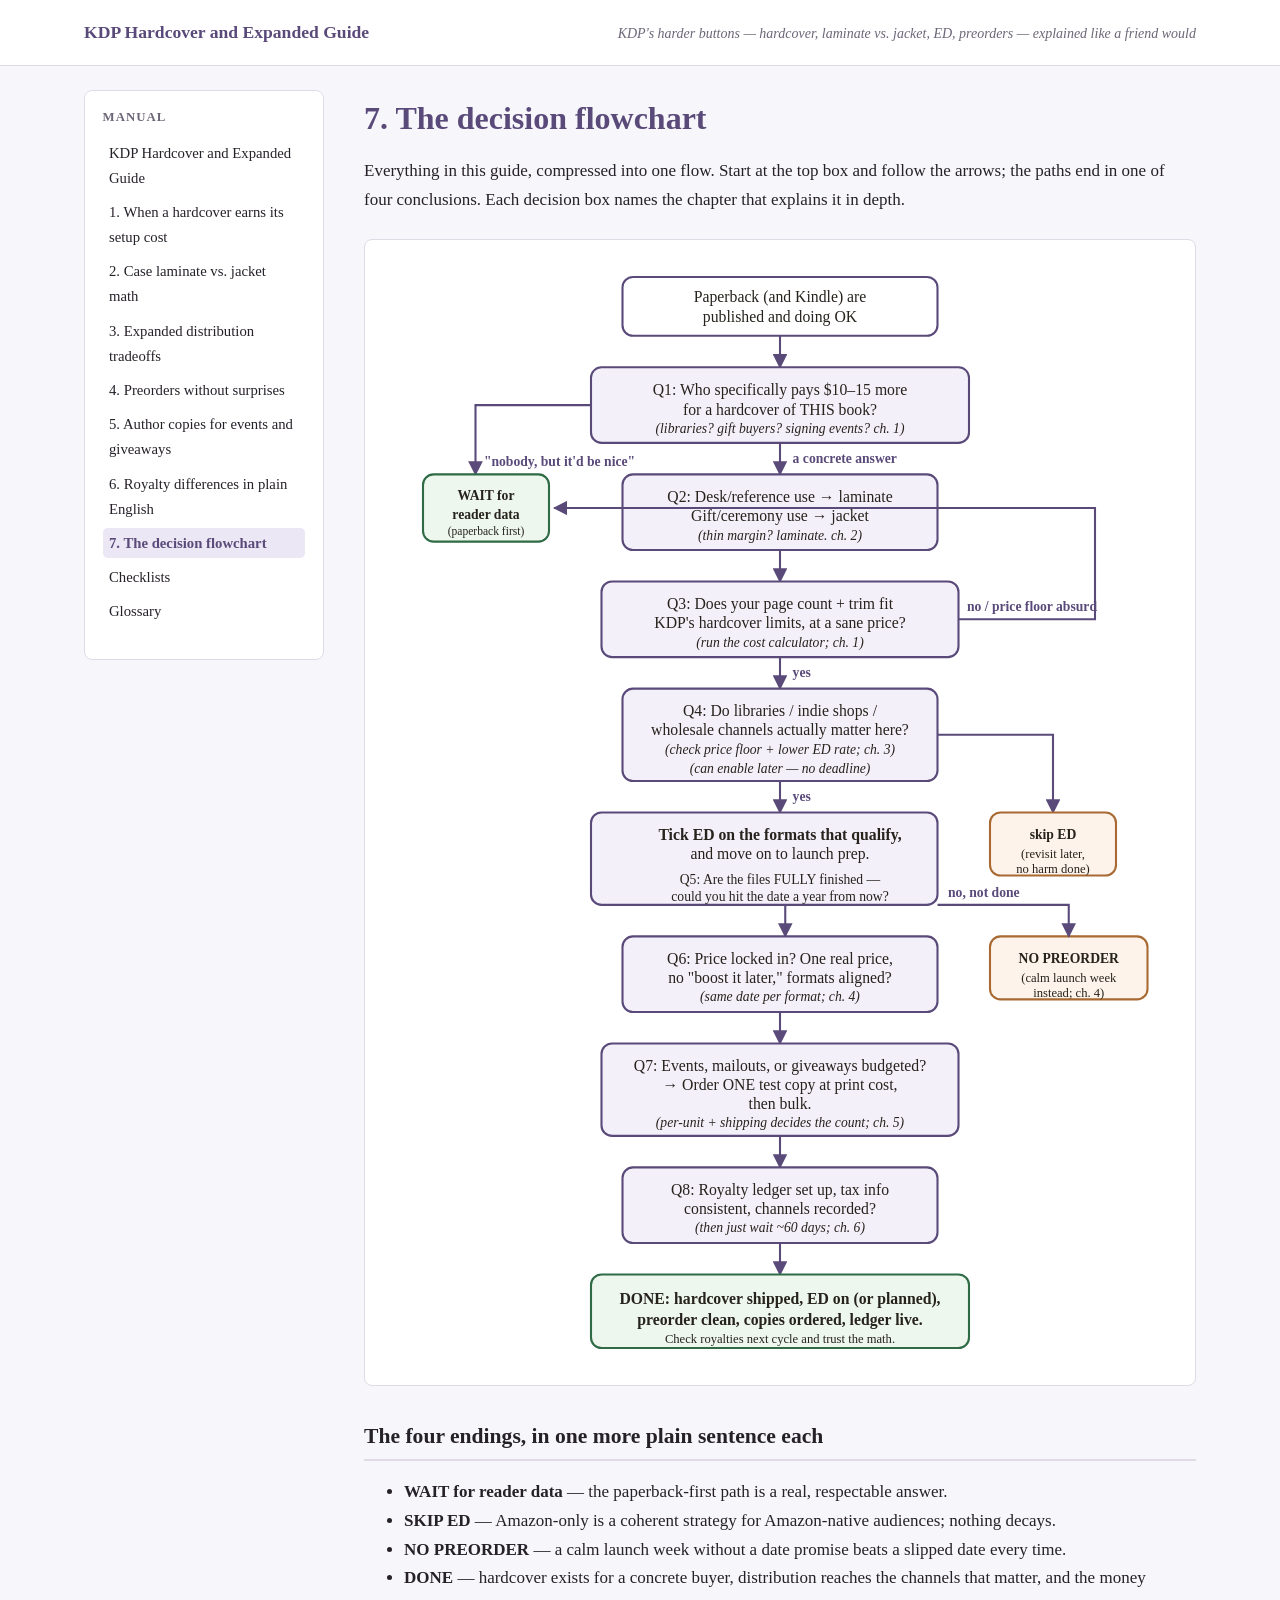
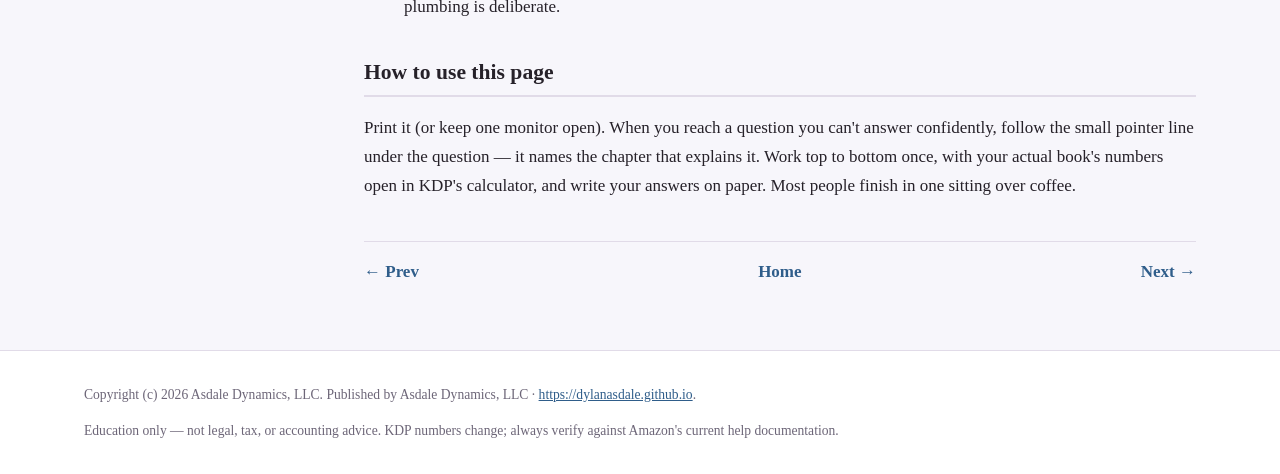
<file: site/07-decision-flowchart.html>
<!DOCTYPE html>
<html lang="en">
<head>
<meta charset="utf-8">
<meta name="viewport" content="width=device-width, initial-scale=1">
<title>7. The decision flowchart &middot; KDP Hardcover and Expanded Guide</title>
<meta name="description" content="Beginner-friendly guide to KDP hardcovers, case laminate vs. jacket, expanded distribution, preorders, author copies, and royalty differences. Education only &mdash; not legal, tax, or accounting advice. KDP numbers change; always verify against Amazon's current help documentation.">
<link rel="stylesheet" href="assets/style.css">
</head>
<body>
<header class="site">
  <div class="inner">
    <a class="brand" href="index.html">KDP Hardcover and Expanded Guide</a>
    <span class="tagline">KDP's harder buttons — hardcover, laminate vs. jacket, ED, preorders — explained like a friend would</span>
  </div>
</header>
<div class="layout">
<nav class="sidebar" aria-label="Pages">
<h2>Manual</h2>
<ul>
<li><a href='index.html'>KDP Hardcover and Expanded Guide</a></li>
<li><a href='01-when-a-hardcover-earns-its-setup-cost.html'>1. When a hardcover earns its setup cost</a></li>
<li><a href='02-case-laminate-vs-jacket-math.html'>2. Case laminate vs. jacket math</a></li>
<li><a href='03-expanded-distribution-tradeoffs.html'>3. Expanded distribution tradeoffs</a></li>
<li><a href='04-preorders-without-surprises.html'>4. Preorders without surprises</a></li>
<li><a href='05-author-copies-events-giveaways.html'>5. Author copies for events and giveaways</a></li>
<li><a href='06-royalty-differences-plain-english.html'>6. Royalty differences in plain English</a></li>
<li><a href='07-decision-flowchart.html' aria-current="page">7. The decision flowchart</a></li>
<li><a href='checklists.html'>Checklists</a></li>
<li><a href='glossary.html'>Glossary</a></li>
</ul>
</nav>
<main>
<article>
<h1>7. The decision flowchart</h1>
<p>Everything in this guide, compressed into one flow. Start at the top box and follow the arrows; the paths end in one of four conclusions. Each decision box names the chapter that explains it in depth.</p>
<div class="flowchart" role="img" aria-label="Decision flowchart: choose your KDP hardcover and expanded distribution setup">

<svg viewBox="0 0 760 1060" xmlns="http://www.w3.org/2000/svg" font-family="Georgia, serif" role="presentation">
  <defs>
    <marker id="arrow" viewBox="0 0 10 10" refX="9" refY="5" markerWidth="7" markerHeight="7" orient="auto-start-reverse">
      <path d="M 0 0 L 10 5 L 0 10 z" fill="#5a4a7a"/>
    </marker>
    <style>
      .box { fill: #ffffff; stroke: #5a4a7a; stroke-width: 2; rx: 10; }
      .q { fill: #f4f0fa; }
      .out { fill: #eef7ee; stroke: #2f6b45; stroke-width: 2; }
      .warn { fill: #fdf3ea; stroke: #a86a32; stroke-width: 2; }
      text { fill: #26221c; }
      .lbl { fill: #5a4a7a; font-weight: bold; }
      line, path.pipe { stroke: #5a4a7a; stroke-width: 2; fill: none; marker-end: url(#arrow); }
    </style>
  </defs>

  <!-- Start -->
  <rect x="230" y="20" width="300" height="56" rx="10" class="box"/>
  <text x="380" y="44" text-anchor="middle" font-size="15">Paperback (and Kindle) are</text>
  <text x="380" y="63" text-anchor="middle" font-size="15">published and doing OK</text>
  <path d="M 380 76 L 380 106" class="pipe"/>

  <!-- Q1: hardcover at all -->
  <rect x="200" y="106" width="360" height="72" rx="10" class="box q"/>
  <text x="380" y="132" text-anchor="middle" font-size="15">Q1: Who specifically pays $10&#8211;15 more</text>
  <text x="380" y="151" text-anchor="middle" font-size="15">for a hardcover of THIS book?</text>
  <text x="380" y="169" text-anchor="middle" font-size="13" font-style="italic">(libraries? gift buyers? signing events? ch. 1)</text>
  <path d="M 380 178 L 380 208" class="pipe"/>
  <text x="392" y="197" class="lbl" font-size="13">a concrete answer</text>
  <path d="M 200 142 L 90 142 L 90 208" class="pipe"/>
  <text x="98" y="200" class="lbl" font-size="13">"nobody, but it'd be nice"</text>

  <!-- Q noted / wait -->
  <rect x="40" y="208" width="120" height="64" rx="10" class="out"/>
  <text x="100" y="232" text-anchor="middle" font-size="13" font-weight="bold">WAIT for</text>
  <text x="100" y="250" text-anchor="middle" font-size="13" font-weight="bold">reader data</text>
  <text x="100" y="266" text-anchor="middle" font-size="11">(paperback first)</text>

  <!-- Q2: finish -->
  <rect x="230" y="208" width="300" height="72" rx="10" class="box q"/>
  <text x="380" y="234" text-anchor="middle" font-size="15">Q2: Desk/reference use &#8594; laminate</text>
  <text x="380" y="252" text-anchor="middle" font-size="15">Gift/ceremony use &#8594; jacket</text>
  <text x="380" y="270" text-anchor="middle" font-size="13" font-style="italic">(thin margin? laminate. ch. 2)</text>
  <path d="M 380 280 L 380 310" class="pipe"/>

  <!-- Q3: fits the box -->
  <rect x="210" y="310" width="340" height="72" rx="10" class="box q"/>
  <text x="380" y="336" text-anchor="middle" font-size="15">Q3: Does your page count + trim fit</text>
  <text x="380" y="354" text-anchor="middle" font-size="15">KDP's hardcover limits, at a sane price?</text>
  <text x="380" y="372" text-anchor="middle" font-size="13" font-style="italic">(run the cost calculator; ch. 1)</text>
  <path d="M 380 382 L 380 412" class="pipe"/>
  <text x="392" y="401" class="lbl" font-size="13">yes</text>
  <path d="M 550 346 L 680 346 L 680 240 L 165 240" class="pipe"/>
  <text x="558" y="338" class="lbl" font-size="13">no / price floor absurd</text>

  <!-- Q4: ED -->
  <rect x="230" y="412" width="300" height="88" rx="10" class="box q"/>
  <text x="380" y="438" text-anchor="middle" font-size="15">Q4: Do libraries / indie shops /</text>
  <text x="380" y="456" text-anchor="middle" font-size="15">wholesale channels actually matter here?</text>
  <text x="380" y="474" text-anchor="middle" font-size="13" font-style="italic">(check price floor + lower ED rate; ch. 3)</text>
  <text x="380" y="492" text-anchor="middle" font-size="13" font-style="italic">(can enable later &#8212; no deadline)</text>
  <path d="M 380 500 L 380 530" class="pipe"/>
  <text x="392" y="519" class="lbl" font-size="13">yes</text>
  <path d="M 530 456 L 640 456 L 640 530" class="pipe"/>

  <!-- ED later -->
  <rect x="580" y="530" width="120" height="60" rx="10" class="warn"/>
  <text x="640" y="555" text-anchor="middle" font-size="13" font-weight="bold">skip ED</text>
  <text x="640" y="573" text-anchor="middle" font-size="12">(revisit later,</text>
  <text x="640" y="588" text-anchor="middle" font-size="12">no harm done)</text>

  <!-- Q5: preorder -->
  <rect x="200" y="530" width="330" height="88" rx="10" class="box q"/>
  <text x="380" y="556" text-anchor="middle" font-size="15" font-weight="bold">Tick ED on the formats that qualify,</text>
  <text x="380" y="574" text-anchor="middle" font-size="15">and move on to launch prep.</text>
  <text x="380" y="598" text-anchor="middle" font-size="13">Q5: Are the files FULLY finished &#8212;</text>
  <text x="380" y="614" text-anchor="middle" font-size="13">could you hit the date a year from now?</text>
  <path d="M 385 618 L 385 648" class="pipe"/>

  <!-- No files -> no preorder -->
  <rect x="580" y="648" width="150" height="60" rx="10" class="warn"/>
  <text x="655" y="673" text-anchor="middle" font-size="13" font-weight="bold">NO PREORDER</text>
  <text x="655" y="691" text-anchor="middle" font-size="12">(calm launch week</text>
  <text x="655" y="706" text-anchor="middle" font-size="12">instead; ch. 4)</text>
  <path d="M 530 618 L 655 618 L 655 648" class="pipe"/>
  <text x="540" y="610" class="lbl" font-size="13">no, not done</text>

  <!-- Q6: price locked -->
  <rect x="230" y="648" width="300" height="72" rx="10" class="box q"/>
  <text x="380" y="674" text-anchor="middle" font-size="15">Q6: Price locked in? One real price,</text>
  <text x="380" y="692" text-anchor="middle" font-size="15">no "boost it later," formats aligned?</text>
  <text x="380" y="710" text-anchor="middle" font-size="13" font-style="italic">(same date per format; ch. 4)</text>
  <path d="M 380 720 L 380 750" class="pipe"/>

  <!-- Q7: author copies -->
  <rect x="210" y="750" width="340" height="88" rx="10" class="box q"/>
  <text x="380" y="776" text-anchor="middle" font-size="15">Q7: Events, mailouts, or giveaways budgeted?</text>
  <text x="380" y="794" text-anchor="middle" font-size="15">&#8594; Order ONE test copy at print cost,</text>
  <text x="380" y="812" text-anchor="middle" font-size="15">then bulk.</text>
  <text x="380" y="830" text-anchor="middle" font-size="13" font-style="italic">(per-unit + shipping decides the count; ch. 5)</text>
  <path d="M 380 838 L 380 868" class="pipe"/>

  <!-- Q8: records -->
  <rect x="230" y="868" width="300" height="72" rx="10" class="box q"/>
  <text x="380" y="894" text-anchor="middle" font-size="15">Q8: Royalty ledger set up, tax info</text>
  <text x="380" y="912" text-anchor="middle" font-size="15">consistent, channels recorded?</text>
  <text x="380" y="930" text-anchor="middle" font-size="13" font-style="italic">(then just wait ~60 days; ch. 6)</text>
  <path d="M 380 940 L 380 970" class="pipe"/>

  <!-- End -->
  <rect x="200" y="970" width="360" height="70" rx="10" class="out"/>
  <text x="380" y="998" text-anchor="middle" font-size="15" font-weight="bold">DONE: hardcover shipped, ED on (or planned),</text>
  <text x="380" y="1018" text-anchor="middle" font-size="15" font-weight="bold">preorder clean, copies ordered, ledger live.</text>
  <text x="380" y="1035" text-anchor="middle" font-size="12">Check royalties next cycle and trust the math.</text>
</svg>

</div>

<h2 id="the-four-endings-in-one-more-plain-sentence-each">The four endings, in one more plain sentence each</h2>
<ul>
<li><strong>WAIT for reader data</strong> — the paperback-first path is a real, respectable answer.</li>
<li><strong>SKIP ED</strong> — Amazon-only is a coherent strategy for Amazon-native audiences; nothing decays.</li>
<li><strong>NO PREORDER</strong> — a calm launch week without a date promise beats a slipped date every time.</li>
<li><strong>DONE</strong> — hardcover exists for a concrete buyer, distribution reaches the channels that matter, and the money plumbing is deliberate.</li>
</ul>
<h2 id="how-to-use-this-page">How to use this page</h2>
<p>Print it (or keep one monitor open). When you reach a question you can't answer confidently, follow the small pointer line under the question — it names the chapter that explains it. Work top to bottom once, with your actual book's numbers open in KDP's calculator, and write your answers on paper. Most people finish in one sitting over coffee.</p>
<nav class='pager' aria-label='Pager'><span><a href='06-royalty-differences-plain-english.html'>&larr; Prev</a></span><span><a href='index.html'>Home</a></span><span><a href='checklists.html'>Next &rarr;</a></span></nav>
</article>
</main>
</div>
<footer class="site">
  <div class="inner">
    <p>Copyright (c) 2026 Asdale Dynamics, LLC. Published by Asdale Dynamics, LLC &middot; <a href="https://dylanasdale.github.io">https://dylanasdale.github.io</a>.</p>
    <p>Education only &mdash; not legal, tax, or accounting advice. KDP numbers change; always verify against Amazon's current help documentation.</p>
  </div>
</footer>
</body>
</html>
</file>
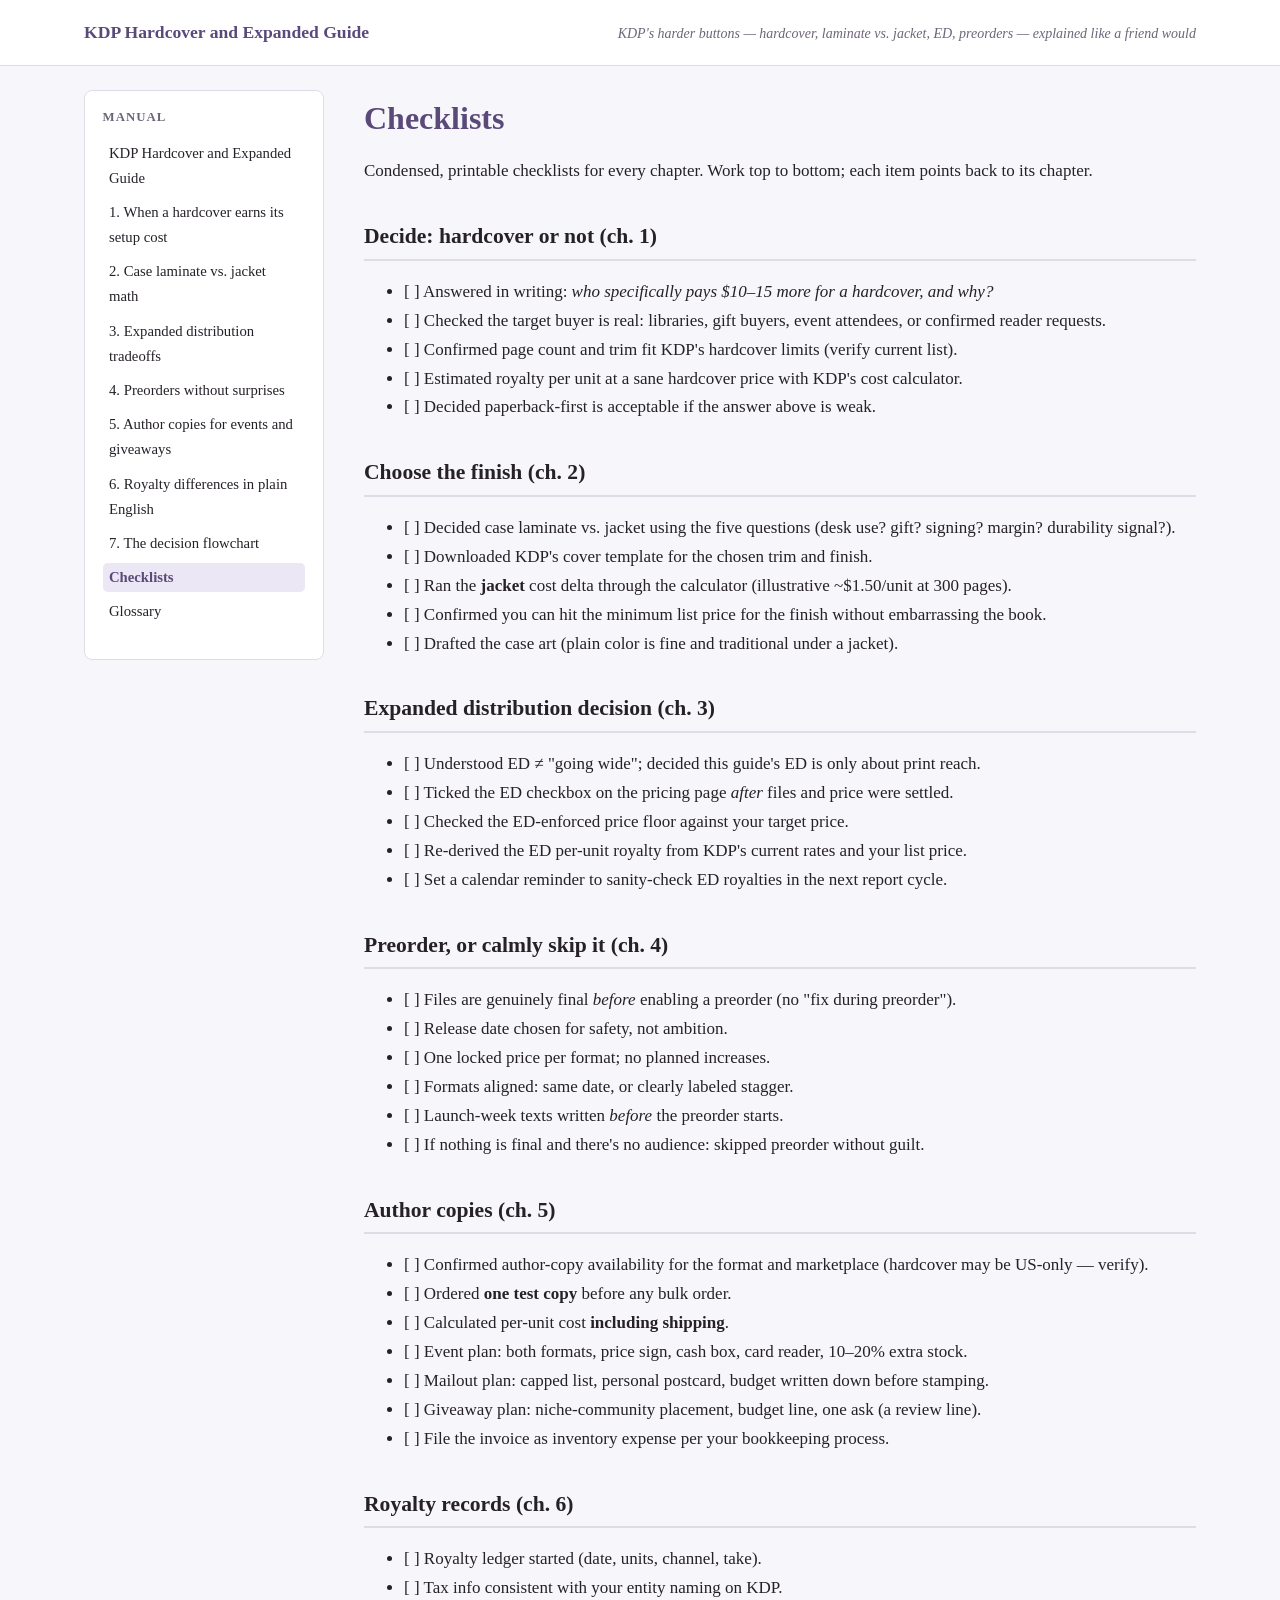
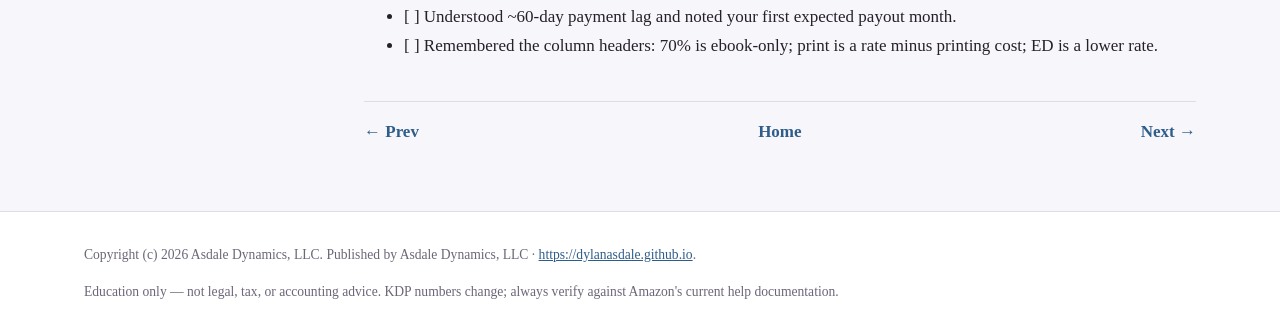
<file: site/checklists.html>
<!DOCTYPE html>
<html lang="en">
<head>
<meta charset="utf-8">
<meta name="viewport" content="width=device-width, initial-scale=1">
<title>Checklists &middot; KDP Hardcover and Expanded Guide</title>
<meta name="description" content="Beginner-friendly guide to KDP hardcovers, case laminate vs. jacket, expanded distribution, preorders, author copies, and royalty differences. Education only &mdash; not legal, tax, or accounting advice. KDP numbers change; always verify against Amazon's current help documentation.">
<link rel="stylesheet" href="assets/style.css">
</head>
<body>
<header class="site">
  <div class="inner">
    <a class="brand" href="index.html">KDP Hardcover and Expanded Guide</a>
    <span class="tagline">KDP's harder buttons — hardcover, laminate vs. jacket, ED, preorders — explained like a friend would</span>
  </div>
</header>
<div class="layout">
<nav class="sidebar" aria-label="Pages">
<h2>Manual</h2>
<ul>
<li><a href='index.html'>KDP Hardcover and Expanded Guide</a></li>
<li><a href='01-when-a-hardcover-earns-its-setup-cost.html'>1. When a hardcover earns its setup cost</a></li>
<li><a href='02-case-laminate-vs-jacket-math.html'>2. Case laminate vs. jacket math</a></li>
<li><a href='03-expanded-distribution-tradeoffs.html'>3. Expanded distribution tradeoffs</a></li>
<li><a href='04-preorders-without-surprises.html'>4. Preorders without surprises</a></li>
<li><a href='05-author-copies-events-giveaways.html'>5. Author copies for events and giveaways</a></li>
<li><a href='06-royalty-differences-plain-english.html'>6. Royalty differences in plain English</a></li>
<li><a href='07-decision-flowchart.html'>7. The decision flowchart</a></li>
<li><a href='checklists.html' aria-current="page">Checklists</a></li>
<li><a href='glossary.html'>Glossary</a></li>
</ul>
</nav>
<main>
<article>
<h1>Checklists</h1>
<p>Condensed, printable checklists for every chapter. Work top to bottom; each item points back to its chapter.</p>
<h2 id="decide-hardcover-or-not-ch-1">Decide: hardcover or not (ch. 1)</h2>
<ul>
<li>[ ] Answered in writing: <em>who specifically pays $10–15 more for a hardcover, and why?</em></li>
<li>[ ] Checked the target buyer is real: libraries, gift buyers, event attendees, or confirmed reader requests.</li>
<li>[ ] Confirmed page count and trim fit KDP's hardcover limits (verify current list).</li>
<li>[ ] Estimated royalty per unit at a sane hardcover price with KDP's cost calculator.</li>
<li>[ ] Decided paperback-first is acceptable if the answer above is weak.</li>
</ul>
<h2 id="choose-the-finish-ch-2">Choose the finish (ch. 2)</h2>
<ul>
<li>[ ] Decided case laminate vs. jacket using the five questions (desk use? gift? signing? margin? durability signal?).</li>
<li>[ ] Downloaded KDP's cover template for the chosen trim and finish.</li>
<li>[ ] Ran the <strong>jacket</strong> cost delta through the calculator (illustrative ~$1.50/unit at 300 pages).</li>
<li>[ ] Confirmed you can hit the minimum list price for the finish without embarrassing the book.</li>
<li>[ ] Drafted the case art (plain color is fine and traditional under a jacket).</li>
</ul>
<h2 id="expanded-distribution-decision-ch-3">Expanded distribution decision (ch. 3)</h2>
<ul>
<li>[ ] Understood ED ≠ "going wide"; decided this guide's ED is only about print reach.</li>
<li>[ ] Ticked the ED checkbox on the pricing page <em>after</em> files and price were settled.</li>
<li>[ ] Checked the ED-enforced price floor against your target price.</li>
<li>[ ] Re-derived the ED per-unit royalty from KDP's current rates and your list price.</li>
<li>[ ] Set a calendar reminder to sanity-check ED royalties in the next report cycle.</li>
</ul>
<h2 id="preorder-or-calmly-skip-it-ch-4">Preorder, or calmly skip it (ch. 4)</h2>
<ul>
<li>[ ] Files are genuinely final <em>before</em> enabling a preorder (no "fix during preorder").</li>
<li>[ ] Release date chosen for safety, not ambition.</li>
<li>[ ] One locked price per format; no planned increases.</li>
<li>[ ] Formats aligned: same date, or clearly labeled stagger.</li>
<li>[ ] Launch-week texts written <em>before</em> the preorder starts.</li>
<li>[ ] If nothing is final and there's no audience: skipped preorder without guilt.</li>
</ul>
<h2 id="author-copies-ch-5">Author copies (ch. 5)</h2>
<ul>
<li>[ ] Confirmed author-copy availability for the format and marketplace (hardcover may be US-only — verify).</li>
<li>[ ] Ordered <strong>one test copy</strong> before any bulk order.</li>
<li>[ ] Calculated per-unit cost <strong>including shipping</strong>.</li>
<li>[ ] Event plan: both formats, price sign, cash box, card reader, 10–20% extra stock.</li>
<li>[ ] Mailout plan: capped list, personal postcard, budget written down before stamping.</li>
<li>[ ] Giveaway plan: niche-community placement, budget line, one ask (a review line).</li>
<li>[ ] File the invoice as inventory expense per your bookkeeping process.</li>
</ul>
<h2 id="royalty-records-ch-6">Royalty records (ch. 6)</h2>
<ul>
<li>[ ] Royalty ledger started (date, units, channel, take).</li>
<li>[ ] Tax info consistent with your entity naming on KDP.</li>
<li>[ ] Understood ~60-day payment lag and noted your first expected payout month.</li>
<li>[ ] Remembered the column headers: 70% is ebook-only; print is a rate minus printing cost; ED is a lower rate.</li>
</ul>
<nav class='pager' aria-label='Pager'><span><a href='07-decision-flowchart.html'>&larr; Prev</a></span><span><a href='index.html'>Home</a></span><span><a href='glossary.html'>Next &rarr;</a></span></nav>
</article>
</main>
</div>
<footer class="site">
  <div class="inner">
    <p>Copyright (c) 2026 Asdale Dynamics, LLC. Published by Asdale Dynamics, LLC &middot; <a href="https://dylanasdale.github.io">https://dylanasdale.github.io</a>.</p>
    <p>Education only &mdash; not legal, tax, or accounting advice. KDP numbers change; always verify against Amazon's current help documentation.</p>
  </div>
</footer>
</body>
</html>
</file>
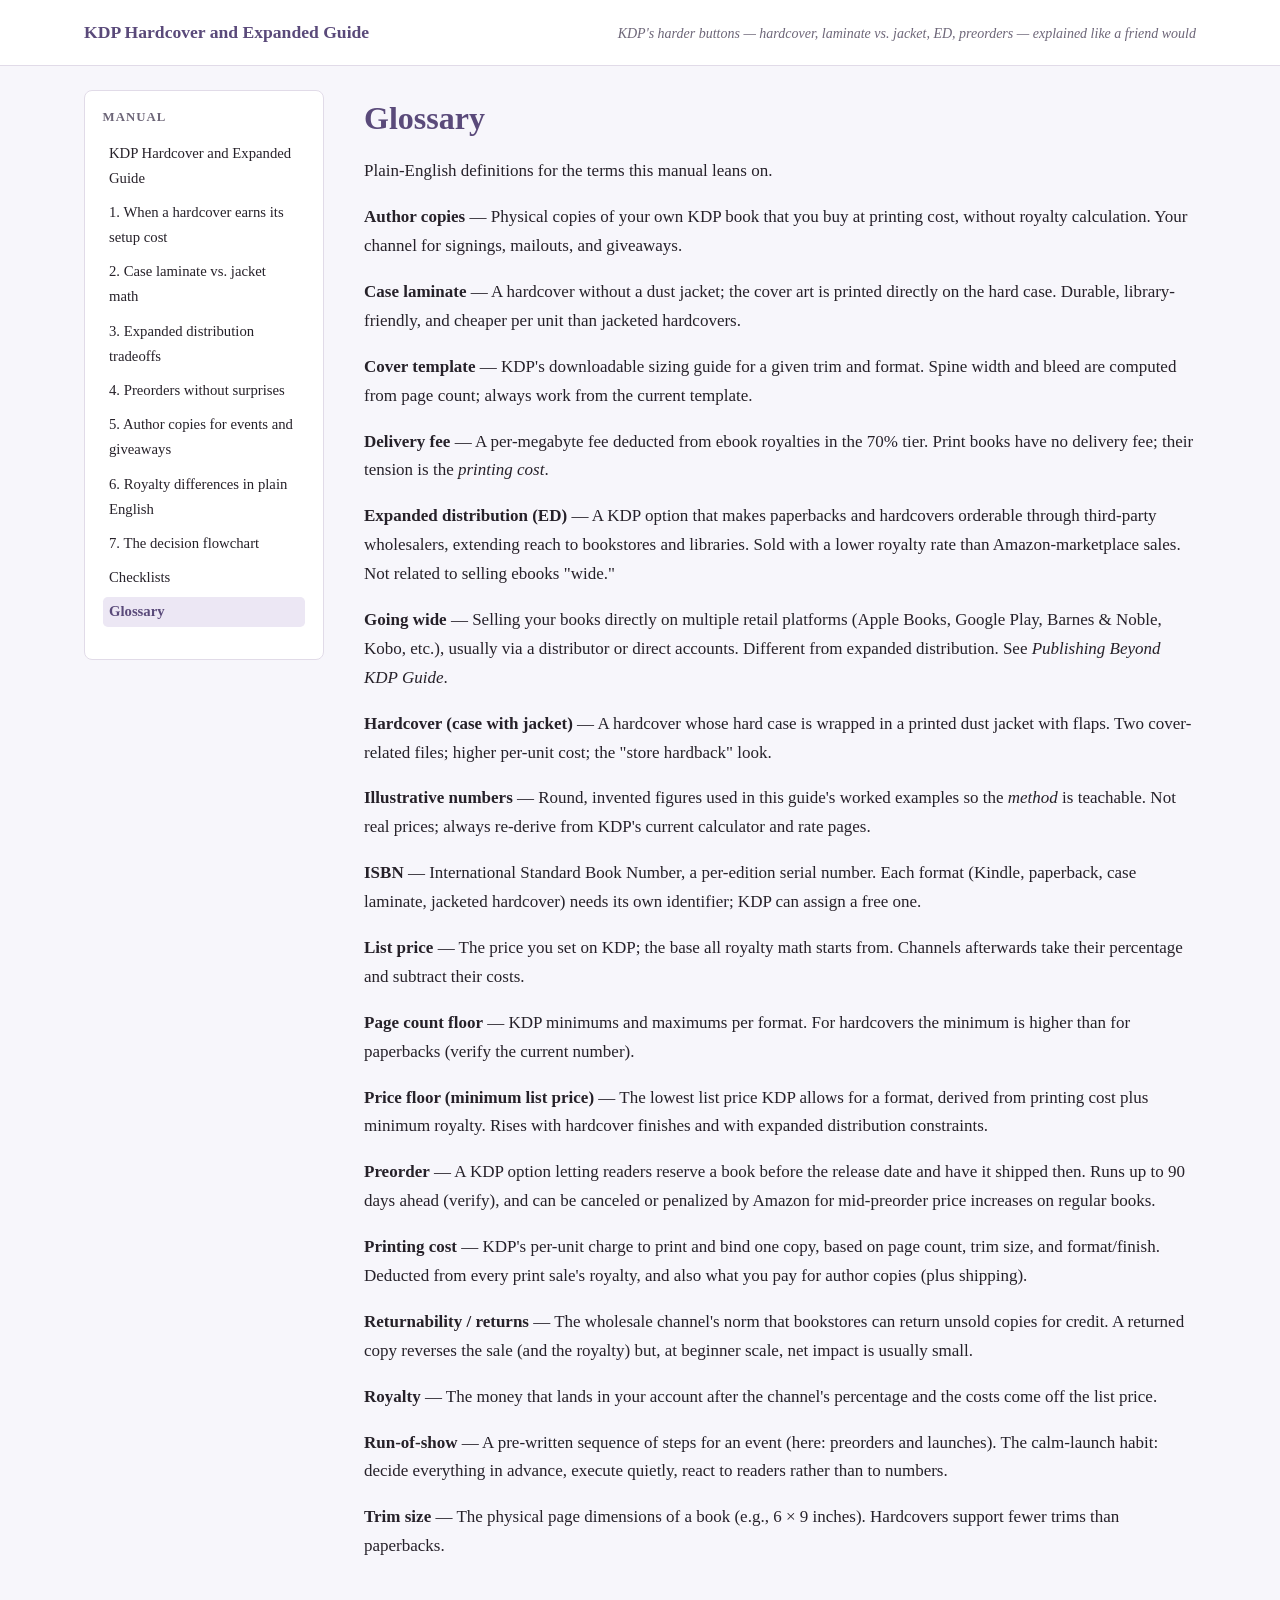
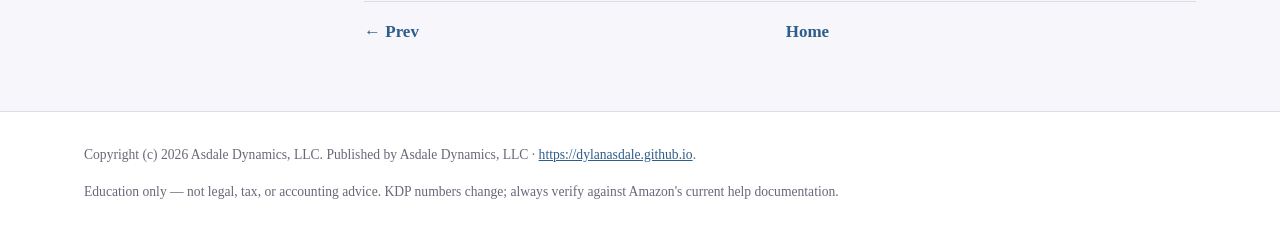
<file: site/glossary.html>
<!DOCTYPE html>
<html lang="en">
<head>
<meta charset="utf-8">
<meta name="viewport" content="width=device-width, initial-scale=1">
<title>Glossary &middot; KDP Hardcover and Expanded Guide</title>
<meta name="description" content="Beginner-friendly guide to KDP hardcovers, case laminate vs. jacket, expanded distribution, preorders, author copies, and royalty differences. Education only &mdash; not legal, tax, or accounting advice. KDP numbers change; always verify against Amazon's current help documentation.">
<link rel="stylesheet" href="assets/style.css">
</head>
<body>
<header class="site">
  <div class="inner">
    <a class="brand" href="index.html">KDP Hardcover and Expanded Guide</a>
    <span class="tagline">KDP's harder buttons — hardcover, laminate vs. jacket, ED, preorders — explained like a friend would</span>
  </div>
</header>
<div class="layout">
<nav class="sidebar" aria-label="Pages">
<h2>Manual</h2>
<ul>
<li><a href='index.html'>KDP Hardcover and Expanded Guide</a></li>
<li><a href='01-when-a-hardcover-earns-its-setup-cost.html'>1. When a hardcover earns its setup cost</a></li>
<li><a href='02-case-laminate-vs-jacket-math.html'>2. Case laminate vs. jacket math</a></li>
<li><a href='03-expanded-distribution-tradeoffs.html'>3. Expanded distribution tradeoffs</a></li>
<li><a href='04-preorders-without-surprises.html'>4. Preorders without surprises</a></li>
<li><a href='05-author-copies-events-giveaways.html'>5. Author copies for events and giveaways</a></li>
<li><a href='06-royalty-differences-plain-english.html'>6. Royalty differences in plain English</a></li>
<li><a href='07-decision-flowchart.html'>7. The decision flowchart</a></li>
<li><a href='checklists.html'>Checklists</a></li>
<li><a href='glossary.html' aria-current="page">Glossary</a></li>
</ul>
</nav>
<main>
<article>
<h1>Glossary</h1>
<p>Plain-English definitions for the terms this manual leans on.</p>
<p><strong>Author copies</strong> — Physical copies of your own KDP book that you buy at printing cost, without royalty calculation. Your channel for signings, mailouts, and giveaways.</p>
<p><strong>Case laminate</strong> — A hardcover without a dust jacket; the cover art is printed directly on the hard case. Durable, library-friendly, and cheaper per unit than jacketed hardcovers.</p>
<p><strong>Cover template</strong> — KDP's downloadable sizing guide for a given trim and format. Spine width and bleed are computed from page count; always work from the current template.</p>
<p><strong>Delivery fee</strong> — A per-megabyte fee deducted from ebook royalties in the 70% tier. Print books have no delivery fee; their tension is the <em>printing cost</em>.</p>
<p><strong>Expanded distribution (ED)</strong> — A KDP option that makes paperbacks and hardcovers orderable through third-party wholesalers, extending reach to bookstores and libraries. Sold with a lower royalty rate than Amazon-marketplace sales. Not related to selling ebooks "wide."</p>
<p><strong>Going wide</strong> — Selling your books directly on multiple retail platforms (Apple Books, Google Play, Barnes &amp; Noble, Kobo, etc.), usually via a distributor or direct accounts. Different from expanded distribution. See <em>Publishing Beyond KDP Guide</em>.</p>
<p><strong>Hardcover (case with jacket)</strong> — A hardcover whose hard case is wrapped in a printed dust jacket with flaps. Two cover-related files; higher per-unit cost; the "store hardback" look.</p>
<p><strong>Illustrative numbers</strong> — Round, invented figures used in this guide's worked examples so the <em>method</em> is teachable. Not real prices; always re-derive from KDP's current calculator and rate pages.</p>
<p><strong>ISBN</strong> — International Standard Book Number, a per-edition serial number. Each format (Kindle, paperback, case laminate, jacketed hardcover) needs its own identifier; KDP can assign a free one.</p>
<p><strong>List price</strong> — The price you set on KDP; the base all royalty math starts from. Channels afterwards take their percentage and subtract their costs.</p>
<p><strong>Page count floor</strong> — KDP minimums and maximums per format. For hardcovers the minimum is higher than for paperbacks (verify the current number).</p>
<p><strong>Price floor (minimum list price)</strong> — The lowest list price KDP allows for a format, derived from printing cost plus minimum royalty. Rises with hardcover finishes and with expanded distribution constraints.</p>
<p><strong>Preorder</strong> — A KDP option letting readers reserve a book before the release date and have it shipped then. Runs up to 90 days ahead (verify), and can be canceled or penalized by Amazon for mid-preorder price increases on regular books.</p>
<p><strong>Printing cost</strong> — KDP's per-unit charge to print and bind one copy, based on page count, trim size, and format/finish. Deducted from every print sale's royalty, and also what you pay for author copies (plus shipping).</p>
<p><strong>Returnability / returns</strong> — The wholesale channel's norm that bookstores can return unsold copies for credit. A returned copy reverses the sale (and the royalty) but, at beginner scale, net impact is usually small.</p>
<p><strong>Royalty</strong> — The money that lands in your account after the channel's percentage and the costs come off the list price.</p>
<p><strong>Run-of-show</strong> — A pre-written sequence of steps for an event (here: preorders and launches). The calm-launch habit: decide everything in advance, execute quietly, react to readers rather than to numbers.</p>
<p><strong>Trim size</strong> — The physical page dimensions of a book (e.g., 6 × 9 inches). Hardcovers support fewer trims than paperbacks.</p>
<nav class='pager' aria-label='Pager'><span><a href='checklists.html'>&larr; Prev</a></span><span><a href='index.html'>Home</a></span><span></span></nav>
</article>
</main>
</div>
<footer class="site">
  <div class="inner">
    <p>Copyright (c) 2026 Asdale Dynamics, LLC. Published by Asdale Dynamics, LLC &middot; <a href="https://dylanasdale.github.io">https://dylanasdale.github.io</a>.</p>
    <p>Education only &mdash; not legal, tax, or accounting advice. KDP numbers change; always verify against Amazon's current help documentation.</p>
  </div>
</footer>
</body>
</html>
</file>
<file: site/assets/style.css>
:root {
  --bg: #f7f6fb;
  --panel: #ffffff;
  --ink: #262129;
  --muted: #6d6678;
  --accent: #5a4a7a;
  --accent-soft: #ece7f4;
  --border: #e1dbe8;
  --link: #2f5d8a;
  --good: #2f6b45;
  --good-soft: #eef7ee;
  --warn: #a86a32;
  --warn-soft: #fdf3ea;
  --code-bg: #f0edf5;
}

* { box-sizing: border-box; }

html { scroll-behavior: smooth; }

body {
  margin: 0;
  background: var(--bg);
  color: var(--ink);
  font-family: Georgia, "Iowan Old Style", "Times New Roman", serif;
  font-size: 1.0625rem;
  line-height: 1.7;
}

.layout {
  display: flex;
  gap: 2.5rem;
  max-width: 72rem;
  margin: 0 auto;
  padding: 1.5rem 1.25rem 4rem;
}

header.site {
  background: var(--panel);
  border-bottom: 1px solid var(--border);
}

header.site .inner {
  max-width: 72rem;
  margin: 0 auto;
  padding: 1.1rem 1.25rem;
  display: flex;
  justify-content: space-between;
  align-items: baseline;
  flex-wrap: wrap;
  gap: 0.5rem;
}

header.site .brand {
  font-weight: 700;
  color: var(--accent);
  text-decoration: none;
  font-size: 1.1rem;
}

header.site .tagline {
  color: var(--muted);
  font-size: 0.875rem;
  font-style: italic;
}

main {
  flex: 1 1 auto;
  min-width: 0;
}

nav.sidebar {
  flex: 0 0 15rem;
  align-self: flex-start;
  position: sticky;
  top: 1rem;
  background: var(--panel);
  border: 1px solid var(--border);
  border-radius: 0.5rem;
  padding: 1rem 1.1rem;
}

nav.sidebar h2 {
  font-size: 0.8rem;
  text-transform: uppercase;
  letter-spacing: 0.08em;
  color: var(--muted);
  margin: 0 0 0.6rem;
}

nav.sidebar ul { list-style: none; margin: 0 0 1rem; padding: 0; }

nav.sidebar li { margin: 0.28rem 0; }

nav.sidebar a {
  color: var(--ink);
  text-decoration: none;
  font-size: 0.92rem;
  display: block;
  border-radius: 0.3rem;
  padding: 0.15rem 0.4rem;
}

nav.sidebar a:hover { background: var(--accent-soft); }

nav.sidebar a[aria-current="page"] {
  background: var(--accent-soft);
  color: var(--accent);
  font-weight: 700;
}

article h1 {
  font-size: 2rem;
  line-height: 1.25;
  margin: 0.5rem 0 1.2rem;
  color: var(--accent);
}

article h2 {
  font-size: 1.35rem;
  margin: 2rem 0 0.6rem;
  border-bottom: 2px solid var(--border);
  padding-bottom: 0.25rem;
}

article h3 { font-size: 1.12rem; margin: 1.5rem 0 0.4rem; }

article table {
  border-collapse: collapse;
  width: 100%;
  margin: 1.2rem 0;
  font-size: 0.95rem;
}

article th, article td {
  border: 1px solid var(--border);
  padding: 0.45rem 0.65rem;
  text-align: left;
}

article th { background: var(--accent-soft); }

article blockquote {
  margin: 1.2rem 0;
  padding: 0.7rem 1rem;
  border-left: 4px solid var(--accent);
  background: var(--accent-soft);
  border-radius: 0 0.4rem 0.4rem 0;
}

article code {
  background: var(--code-bg);
  padding: 0.08em 0.35em;
  border-radius: 0.25rem;
  font-size: 0.9em;
  font-family: "SFMono-Regular", Consolas, "Liberation Mono", monospace;
}

article pre {
  background: var(--code-bg);
  padding: 0.9rem 1rem;
  border-radius: 0.4rem;
  overflow-x: auto;
}

article pre code { padding: 0; background: none; }

article hr {
  border: 0;
  border-top: 1px solid var(--border);
  margin: 2rem 0;
}

/* Decision flowchart */

div.flowchart {
  margin: 1.5rem 0;
  background: var(--panel);
  border: 1px solid var(--border);
  border-radius: 0.5rem;
  padding: 1rem;
  overflow-x: auto;
}

div.flowchart svg { display: block; margin: 0 auto; min-width: 640px; height: auto; }

@media print {
  div.flowchart { border: none; padding: 0; overflow: visible; }
  header.site, nav.sidebar, .pager, footer.site { display: none; }
}

.pager {
  margin-top: 2.5rem;
  padding-top: 1rem;
  border-top: 1px solid var(--border);
  display: flex;
  justify-content: space-between;
  gap: 1rem;
  flex-wrap: wrap;
}

.pager a { color: var(--link); text-decoration: none; font-weight: 600; }
.pager a:hover { text-decoration: underline; }

footer.site {
  border-top: 1px solid var(--border);
  background: var(--panel);
  color: var(--muted);
  font-size: 0.85rem;
}

footer.site .inner {
  max-width: 72rem;
  margin: 0 auto;
  padding: 1.1rem 1.25rem;
}

footer.site a { color: var(--link); }

a { color: var(--link); }

@media (max-width: 56em) {
  .layout { flex-direction: column; }
  nav.sidebar { position: static; flex: none; }
}
</file>
